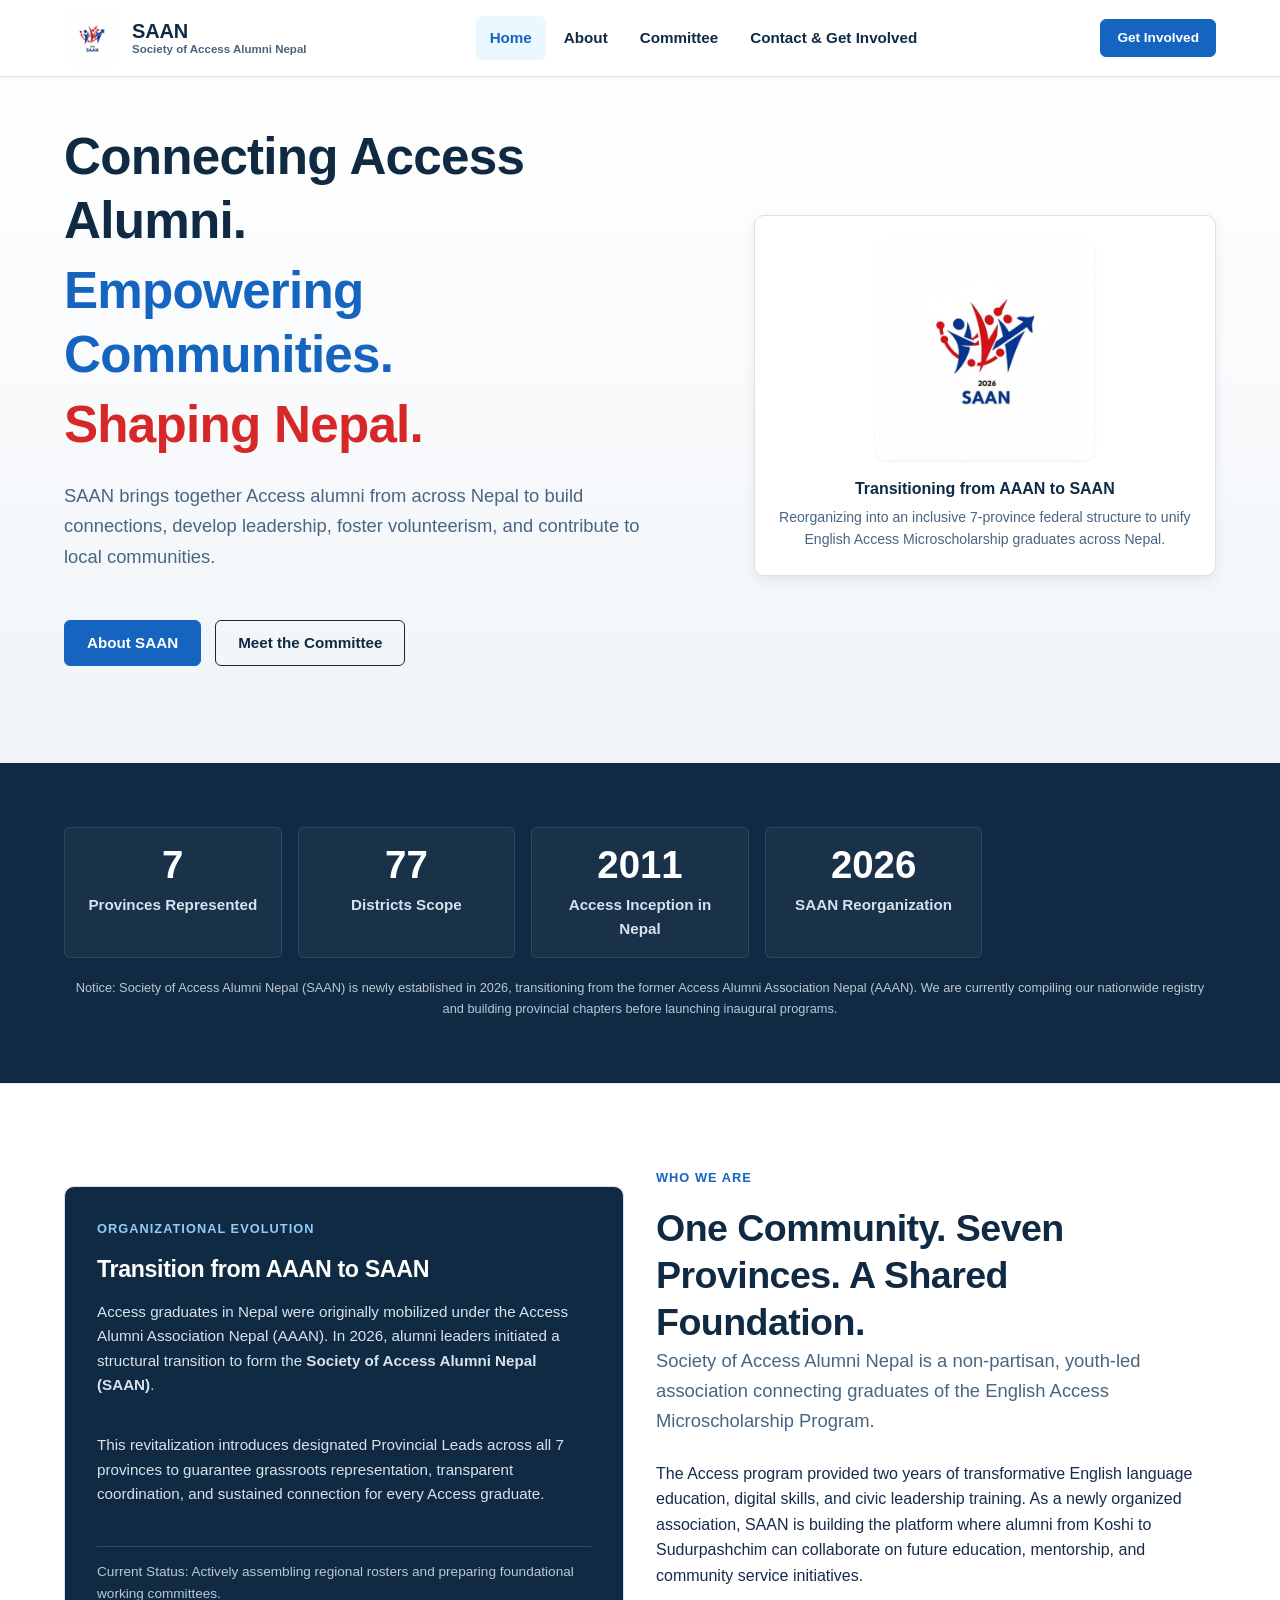
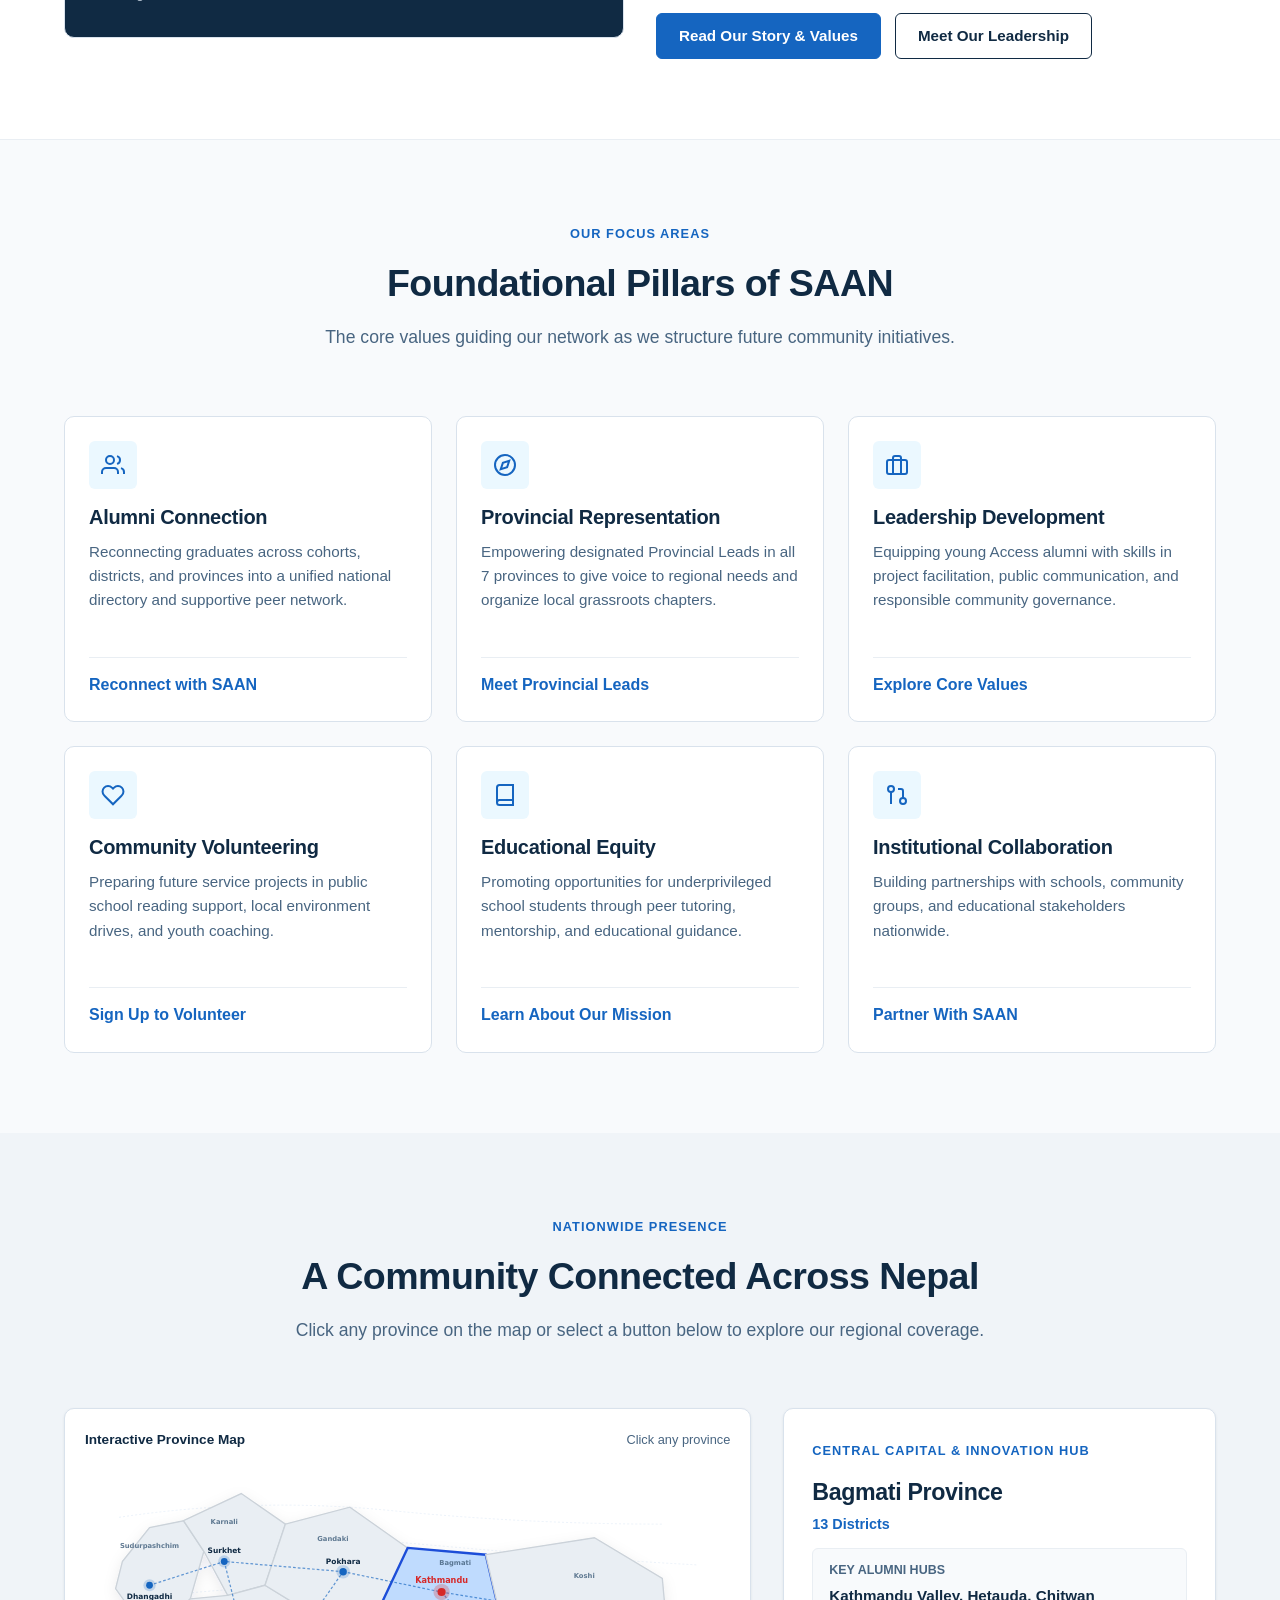
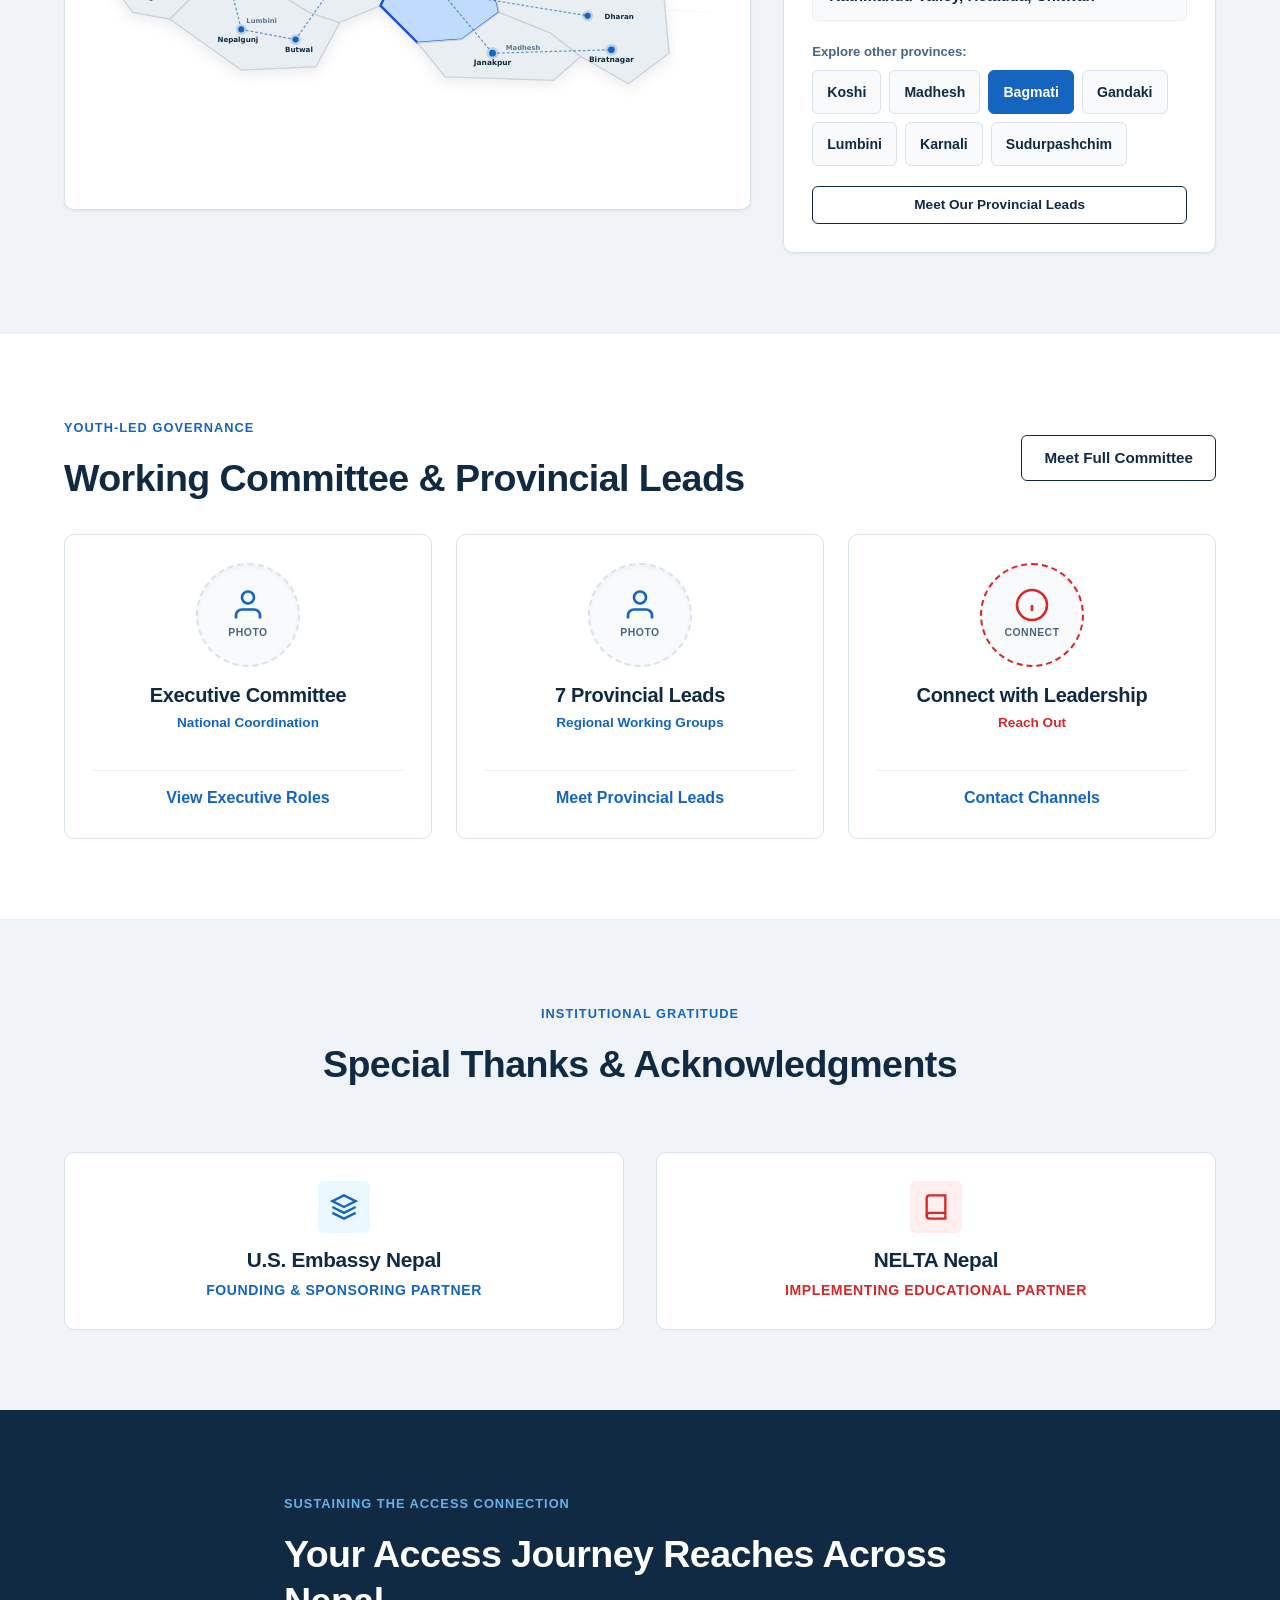
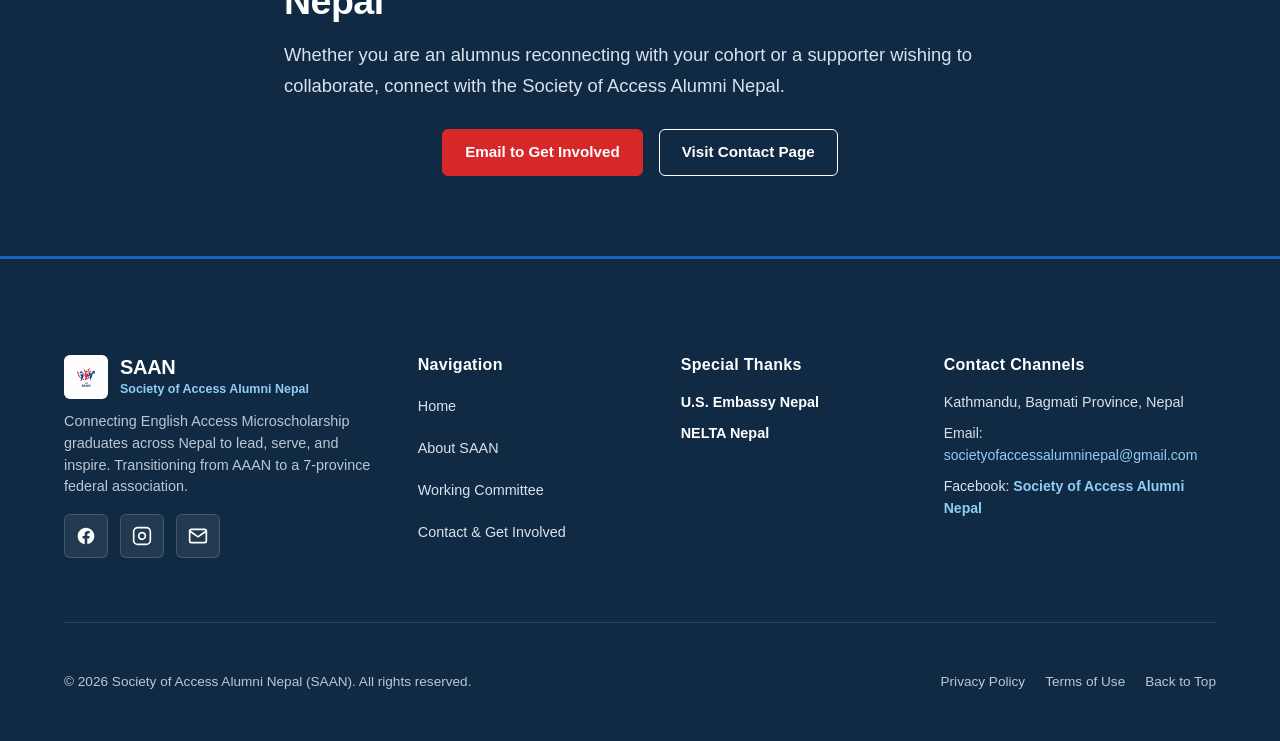
<file: index.html>
<!DOCTYPE html>
<html lang="en">
<head>
  <meta charset="UTF-8">
  <meta name="viewport" content="width=device-width, initial-scale=1.0">
  <title>SAAN: Society of Access Alumni Nepal | Connecting Alumni, Shaping Nepal</title>
  <meta name="description" content="Society of Access Alumni Nepal (SAAN) is a newly reorganized nationwide network of English Access Microscholarship alumni across all 7 provinces of Nepal, transitioning from AAAN.">
  <link rel="stylesheet" href="css/style.css">
  <link rel="icon" href="images/saan_logo.jpg" type="image/jpeg">
</head>
<body>
  <a href="#main-content" class="skip-link">Skip to main content</a>

  <!-- Header & Sticky Navigation -->
  <header class="site-header">
    <div class="container header-container">
      <a href="index.html" class="brand-link" aria-label="SAAN Home">
        <img src="images/saan_logo.jpg" alt="Society of Access Alumni Nepal Logo" class="brand-logo-img" width="56" height="56">
        <div class="brand-text">
          <span class="brand-acronym">SAAN</span>
          <span class="brand-tagline">Society of Access Alumni Nepal</span>
        </div>
      </a>

      <nav class="nav-desktop" aria-label="Main Navigation">
        <ul class="nav-links">
          <li><a href="index.html" class="nav-link active" aria-current="page">Home</a></li>
          <li><a href="about.html" class="nav-link">About</a></li>
          <li><a href="committee.html" class="nav-link">Committee</a></li>
          <li><a href="contact.html" class="nav-link">Contact &amp; Get Involved</a></li>
        </ul>
      </nav>

      <div class="header-cta-group">
        <a href="contact.html" class="btn btn-primary btn-sm">Get Involved</a>
        <button type="button" class="nav-toggle-btn" aria-expanded="false" aria-controls="mobile-drawer" aria-label="Toggle navigation menu">
          <span class="nav-toggle-icon" aria-hidden="true">
            <span></span>
            <span></span>
            <span></span>
          </span>
          <span>Menu</span>
        </button>
      </div>
    </div>

    <!-- Mobile Drawer -->
    <div id="mobile-drawer" class="mobile-nav-drawer" aria-label="Mobile Navigation">
      <ul class="mobile-nav-links">
        <li><a href="index.html" class="nav-link active" aria-current="page">Home</a></li>
        <li><a href="about.html" class="nav-link">About SAAN</a></li>
        <li><a href="committee.html" class="nav-link">Committee &amp; Provincial Leads</a></li>
        <li><a href="contact.html" class="nav-link">Contact &amp; Get Involved</a></li>
      </ul>
      <a href="contact.html" class="btn btn-primary btn-full">Get Involved with SAAN</a>
    </div>
  </header>

  <main id="main-content">
    <!-- Hero Section -->
    <section class="hero-section">
      <div class="container hero-grid">
        <div class="hero-content">
          <h1>
            Connecting Access Alumni.<br>
            <span class="text-saan-blue" style="color: var(--color-blue); display: block; margin-top: 6px;">Empowering Communities.</span>
            <span class="text-saan-red" style="color: var(--color-red); display: block; margin-top: 6px;">Shaping Nepal.</span>
          </h1>
          <p class="lead">
            SAAN brings together Access alumni from across Nepal to build connections, develop leadership, foster volunteerism, and contribute to local communities.
          </p>
          <div class="hero-actions">
            <a href="about.html" class="btn btn-primary">About SAAN</a>
            <a href="committee.html" class="btn btn-secondary">Meet the Committee</a>
          </div>
        </div>

        <div class="hero-visual">
          <div class="hero-card" style="text-align: center; padding: 24px;">
            <img src="images/saan_logo.jpg" alt="Official SAAN Emblem" style="max-width: 220px; height: auto; margin: 0 auto 16px; border-radius: var(--radius-md); box-shadow: var(--shadow-sm); display: block;">
            <div style="margin-top: 12px;">
              <p style="font-weight: 700; color: var(--color-navy); margin-bottom: 4px;">Transitioning from AAAN to SAAN</p>
              <p style="font-size: 0.88rem; color: var(--color-text-muted); margin: 0;">
                Reorganizing into an inclusive 7-province federal structure to unify English Access Microscholarship graduates across Nepal.
              </p>
            </div>
          </div>
        </div>
      </div>
    </section>

    <!-- Foundational Scope Banner (Honest Metrics) -->
    <section class="stats-banner" aria-label="Network Scope and Transition Status">
      <div class="container">
        <div class="stats-grid">
          <div class="stat-item">
            <div class="stat-number">7</div>
            <div class="stat-label">Provinces Represented</div>
          </div>
          <div class="stat-item">
            <div class="stat-number">77</div>
            <div class="stat-label">Districts Scope</div>
          </div>
          <div class="stat-item">
            <div class="stat-number">2011</div>
            <div class="stat-label">Access Inception in Nepal</div>
          </div>
          <div class="stat-item">
            <div class="stat-number">2026</div>
            <div class="stat-label">SAAN Reorganization</div>
          </div>
        </div>
        <p class="stats-notice">
          Notice: Society of Access Alumni Nepal (SAAN) is newly established in 2026, transitioning from the former Access Alumni Association Nepal (AAAN). We are currently compiling our nationwide registry and building provincial chapters before launching inaugural programs.
        </p>
      </div>
    </section>

    <!-- About SAAN & Transition Overview -->
    <section class="section section-surface" id="about-preview">
      <div class="container">
        <div class="grid-2" style="align-items: center;">
          <div>
            <div class="card" style="background: #102A43; color: #FFFFFF; padding: 32px;">
              <span class="eyebrow" style="color: #90CDF4;">Organizational Evolution</span>
              <h3 style="color: #FFFFFF; margin-bottom: 16px;">Transition from AAAN to SAAN</h3>
              <p style="color: #D9E2EC; font-size: 0.95rem; line-height: 1.6;">
                Access graduates in Nepal were originally mobilized under the Access Alumni Association Nepal (AAAN). In 2026, alumni leaders initiated a structural transition to form the <strong>Society of Access Alumni Nepal (SAAN)</strong>.
              </p>
              <p style="color: #D9E2EC; font-size: 0.95rem; line-height: 1.6; margin-top: 12px;">
                This revitalization introduces designated Provincial Leads across all 7 provinces to guarantee grassroots representation, transparent coordination, and sustained connection for every Access graduate.
              </p>
              <div style="margin-top: 16px; padding-top: 14px; border-top: 1px solid rgba(255,255,255,0.15); font-size: 0.85rem; color: #BAC7D5;">
                Current Status: Actively assembling regional rosters and preparing foundational working committees.
              </div>
            </div>
          </div>

          <div>
            <span class="eyebrow">Who We Are</span>
            <h2>One Community. Seven Provinces. A Shared Foundation.</h2>
            <p class="lead">
              Society of Access Alumni Nepal is a non-partisan, youth-led association connecting graduates of the English Access Microscholarship Program.
            </p>
            <p>
              The Access program provided two years of transformative English language education, digital skills, and civic leadership training. As a newly organized association, SAAN is building the platform where alumni from Koshi to Sudurpashchim can collaborate on future education, mentorship, and community service initiatives.
            </p>
            <div style="margin-top: 24px; display: flex; gap: 14px; flex-wrap: wrap;">
              <a href="about.html" class="btn btn-primary">Read Our Story &amp; Values</a>
              <a href="committee.html" class="btn btn-secondary">Meet Our Leadership</a>
            </div>
          </div>
        </div>
      </div>
    </section>

    <!-- Foundational Pillars / Focus Areas -->
    <section class="section">
      <div class="container">
        <div class="section-header text-center">
          <span class="eyebrow">Our Focus Areas</span>
          <h2>Foundational Pillars of SAAN</h2>
          <p>The core values guiding our network as we structure future community initiatives.</p>
        </div>

        <div class="grid-3">
          <!-- 1. Alumni Connection -->
          <article class="card">
            <div class="card-icon" aria-hidden="true">
              <svg width="24" height="24" viewBox="0 0 24 24" fill="none" stroke="currentColor" stroke-width="2">
                <path d="M17 21v-2a4 4 0 0 0-4-4H5a4 4 0 0 0-4 4v2"/><circle cx="9" cy="7" r="4"/><path d="M23 21v-2a4 4 0 0 0-3-3.87"/><path d="M16 3.13a4 4 0 0 1 0 7.75"/>
              </svg>
            </div>
            <h3 class="card-title">Alumni Connection</h3>
            <p class="card-body">Reconnecting graduates across cohorts, districts, and provinces into a unified national directory and supportive peer network.</p>
            <div class="card-footer">
              <a href="contact.html" class="card-link">Reconnect with SAAN</a>
            </div>
          </article>

          <!-- 2. Provincial Representation -->
          <article class="card">
            <div class="card-icon" aria-hidden="true">
              <svg width="24" height="24" viewBox="0 0 24 24" fill="none" stroke="currentColor" stroke-width="2">
                <circle cx="12" cy="12" r="10"/><polygon points="16.24 7.76 14.12 14.12 7.76 16.24 9.88 9.88 16.24 7.76"/>
              </svg>
            </div>
            <h3 class="card-title">Provincial Representation</h3>
            <p class="card-body">Empowering designated Provincial Leads in all 7 provinces to give voice to regional needs and organize local grassroots chapters.</p>
            <div class="card-footer">
              <a href="committee.html#provincial" class="card-link">Meet Provincial Leads</a>
            </div>
          </article>

          <!-- 3. Leadership Development -->
          <article class="card">
            <div class="card-icon" aria-hidden="true">
              <svg width="24" height="24" viewBox="0 0 24 24" fill="none" stroke="currentColor" stroke-width="2">
                <rect x="2" y="7" width="20" height="14" rx="2" ry="2"/><path d="M16 21V5a2 2 0 0 0-2-2h-4a2 2 0 0 0-2 2v16"/>
              </svg>
            </div>
            <h3 class="card-title">Leadership Development</h3>
            <p class="card-body">Equipping young Access alumni with skills in project facilitation, public communication, and responsible community governance.</p>
            <div class="card-footer">
              <a href="about.html#values" class="card-link">Explore Core Values</a>
            </div>
          </article>

          <!-- 4. Community Volunteering -->
          <article class="card">
            <div class="card-icon" aria-hidden="true">
              <svg width="24" height="24" viewBox="0 0 24 24" fill="none" stroke="currentColor" stroke-width="2">
                <path d="M20.84 4.61a5.5 5.5 0 0 0-7.78 0L12 5.67l-1.06-1.06a5.5 5.5 0 0 0-7.78 7.78l1.06 1.06L12 21.23l7.78-7.78 1.06-1.06a5.5 5.5 0 0 0 0-7.78z"/>
              </svg>
            </div>
            <h3 class="card-title">Community Volunteering</h3>
            <p class="card-body">Preparing future service projects in public school reading support, local environment drives, and youth coaching.</p>
            <div class="card-footer">
              <a href="contact.html#get-involved" class="card-link">Sign Up to Volunteer</a>
            </div>
          </article>

          <!-- 5. Educational Equity -->
          <article class="card">
            <div class="card-icon" aria-hidden="true">
              <svg width="24" height="24" viewBox="0 0 24 24" fill="none" stroke="currentColor" stroke-width="2">
                <path d="M4 19.5A2.5 2.5 0 0 1 6.5 17H20"/><path d="M6.5 2H20v20H6.5A2.5 2.5 0 0 1 4 19.5v-15A2.5 2.5 0 0 1 6.5 2z"/>
              </svg>
            </div>
            <h3 class="card-title">Educational Equity</h3>
            <p class="card-body">Promoting opportunities for underprivileged school students through peer tutoring, mentorship, and educational guidance.</p>
            <div class="card-footer">
              <a href="about.html#who-we-are" class="card-link">Learn About Our Mission</a>
            </div>
          </article>

          <!-- 6. Partnership & Collaboration -->
          <article class="card">
            <div class="card-icon" aria-hidden="true">
              <svg width="24" height="24" viewBox="0 0 24 24" fill="none" stroke="currentColor" stroke-width="2">
                <circle cx="18" cy="18" r="3"/><circle cx="6" cy="6" r="3"/><path d="M13 6h3a2 2 0 0 1 2 2v7"/><line x1="6" y1="9" x2="6" y2="21"/>
              </svg>
            </div>
            <h3 class="card-title">Institutional Collaboration</h3>
            <p class="card-body">Building partnerships with schools, community groups, and educational stakeholders nationwide.</p>
            <div class="card-footer">
              <a href="contact.html" class="card-link">Partner With SAAN</a>
            </div>
          </article>
        </div>
      </div>
    </section>

    <!-- A Network Across Nepal (Interactive Province Map) -->
    <section class="section section-subtle" id="map-section">
      <div class="container">
        <div class="section-header text-center">
          <span class="eyebrow">Nationwide Presence</span>
          <h2>A Community Connected Across Nepal</h2>
          <p>Click any province on the map or select a button below to explore our regional coverage.</p>
        </div>

        <div class="map-explorer-layout">
          <!-- Left: Inlined Interactive Vector Map -->
          <div class="map-wrapper">
            <div style="display: flex; justify-content: space-between; align-items: center; margin-bottom: 12px;">
              <span style="font-size: 0.85rem; font-weight: 700; color: var(--color-navy);">Interactive Province Map</span>
              <span style="font-size: 0.8rem; color: var(--color-text-muted);">Click any province</span>
            </div>
            <div class="map-embed-container">
              <svg xmlns="http://www.w3.org/2000/svg" viewBox="0 0 950 480" fill="none" class="nepal-vector-map" role="img" aria-label="Interactive map of Nepal highlighting 7 provinces and alumni hubs" style="width: 100%; height: auto; display: block;">
                <defs>
                  <filter id="mapShadow" x="-5%" y="-5%" width="110%" height="115%" filterUnits="userSpaceOnUse">
                    <feDropShadow dx="0" dy="6" stdDeviation="10" flood-color="#102A43" flood-opacity="0.08" />
                  </filter>
                </defs>

                <!-- Background Subtle Grid -->
                <g opacity="0.15" stroke="#1565C0" stroke-width="0.8" stroke-dasharray="3 3">
                  <path d="M 50,80 Q 250,50 450,70 T 850,90" fill="none" />
                  <path d="M 60,140 Q 280,100 500,120 T 900,150" fill="none" />
                  <path d="M 80,200 Q 300,170 520,190 T 920,220" fill="none" />
                </g>

                <!-- Province Polygons -->
                <g filter="url(#mapShadow)" class="provinces-group">
                  <!-- 1. Sudurpashchim -->
                  <path id="prov-sudurpashchim" class="province-path" data-province="sudurpashchim"
                    d="M 55,145 L 95,95 L 145,85 L 175,130 L 155,200 L 125,230 L 70,220 L 45,185 Z"
                    fill="#E9EEF3" stroke="#CBD2D9" stroke-width="2" />

                  <!-- 2. Karnali -->
                  <path id="prov-karnali" class="province-path" data-province="karnali"
                    d="M 145,85 L 230,45 L 295,90 L 265,180 L 210,195 L 175,130 Z"
                    fill="#E9EEF3" stroke="#CBD2D9" stroke-width="2" />

                  <!-- 3. Lumbini -->
                  <path id="prov-lumbini" class="province-path" data-province="lumbini"
                    d="M 155,200 L 210,195 L 265,180 L 330,220 L 375,235 L 340,300 L 230,305 L 125,230 Z"
                    fill="#E9EEF3" stroke="#CBD2D9" stroke-width="2" />

                  <!-- 4. Gandaki -->
                  <path id="prov-gandaki" class="province-path" data-province="gandaki"
                    d="M 295,90 L 390,65 L 475,125 L 435,210 L 375,235 L 330,220 L 265,180 Z"
                    fill="#E9EEF3" stroke="#CBD2D9" stroke-width="2" />

                  <!-- 5. Bagmati -->
                  <path id="prov-bagmati" class="province-path" data-province="bagmati"
                    d="M 475,125 L 590,135 L 610,220 L 555,260 L 490,265 L 435,210 Z"
                    fill="#DCEEFB" stroke="#1565C0" stroke-width="3" />

                  <!-- 6. Madhesh -->
                  <path id="prov-madhesh" class="province-path" data-province="madhesh"
                    d="M 490,265 L 555,260 L 610,220 L 685,250 L 730,285 L 690,320 L 530,315 Z"
                    fill="#E9EEF3" stroke="#CBD2D9" stroke-width="2" />

                  <!-- 7. Koshi -->
                  <path id="prov-koshi" class="province-path" data-province="koshi"
                    d="M 590,135 L 750,110 L 850,170 L 860,280 L 800,325 L 730,285 L 685,250 L 610,220 Z"
                    fill="#E9EEF3" stroke="#CBD2D9" stroke-width="2" />
                </g>

                <!-- Network Interconnections -->
                <g class="network-links" stroke="#1565C0" stroke-width="1.8" stroke-dasharray="4 3" opacity="0.65" style="pointer-events: none;">
                  <line x1="95" y1="180" x2="205" y2="145" />
                  <line x1="205" y1="145" x2="230" y2="245" />
                  <line x1="230" y1="245" x2="310" y2="260" />
                  <line x1="310" y1="260" x2="380" y2="160" />
                  <line x1="380" y1="160" x2="525" y2="190" />
                  <line x1="525" y1="190" x2="600" y2="280" />
                  <line x1="525" y1="190" x2="740" y2="225" />
                  <line x1="600" y1="280" x2="775" y2="275" />
                  <line x1="380" y1="160" x2="205" y2="145" />
                </g>

                <!-- Hub Nodes -->
                <g class="network-nodes">
                  <!-- Sudurpashchim Hub -->
                  <g class="map-node" data-province="sudurpashchim" transform="translate(95, 180)">
                    <circle r="9" fill="#1565C0" fill-opacity="0.2" />
                    <circle r="5" fill="#1565C0" />
                    <text x="0" y="20" font-family="system-ui, sans-serif" font-size="11" font-weight="700" fill="#102A43" text-anchor="middle" style="pointer-events: none;">Dhangadhi</text>
                  </g>

                  <!-- Karnali Hub -->
                  <g class="map-node" data-province="karnali" transform="translate(205, 145)">
                    <circle r="9" fill="#1565C0" fill-opacity="0.2" />
                    <circle r="5" fill="#1565C0" />
                    <text x="0" y="-12" font-family="system-ui, sans-serif" font-size="11" font-weight="700" fill="#102A43" text-anchor="middle" style="pointer-events: none;">Surkhet</text>
                  </g>

                  <!-- Lumbini Hub -->
                  <g class="map-node" data-province="lumbini" transform="translate(230, 245)">
                    <circle r="8" fill="#1565C0" fill-opacity="0.2" />
                    <circle r="4.5" fill="#1565C0" />
                    <text x="-5" y="18" font-family="system-ui, sans-serif" font-size="10.5" font-weight="600" fill="#102A43" text-anchor="middle" style="pointer-events: none;">Nepalgunj</text>
                  </g>
                  <g class="map-node" data-province="lumbini" transform="translate(310, 260)">
                    <circle r="8" fill="#1565C0" fill-opacity="0.2" />
                    <circle r="4.5" fill="#1565C0" />
                    <text x="5" y="18" font-family="system-ui, sans-serif" font-size="10.5" font-weight="600" fill="#102A43" text-anchor="middle" style="pointer-events: none;">Butwal</text>
                  </g>

                  <!-- Gandaki Hub -->
                  <g class="map-node" data-province="gandaki" transform="translate(380, 160)">
                    <circle r="10" fill="#1565C0" fill-opacity="0.2" />
                    <circle r="5.5" fill="#1565C0" />
                    <text x="0" y="-12" font-family="system-ui, sans-serif" font-size="11" font-weight="700" fill="#102A43" text-anchor="middle" style="pointer-events: none;">Pokhara</text>
                  </g>

                  <!-- Bagmati Hub (Kathmandu) -->
                  <g class="map-node" data-province="bagmati" transform="translate(525, 190)">
                    <circle r="12" fill="#D62828" fill-opacity="0.25" />
                    <circle r="6" fill="#D62828" />
                    <text x="0" y="-14" font-family="system-ui, sans-serif" font-size="12" font-weight="800" fill="#D62828" text-anchor="middle" style="pointer-events: none;">Kathmandu</text>
                  </g>

                  <!-- Madhesh Hub -->
                  <g class="map-node" data-province="madhesh" transform="translate(600, 280)">
                    <circle r="9" fill="#1565C0" fill-opacity="0.2" />
                    <circle r="5" fill="#1565C0" />
                    <text x="0" y="18" font-family="system-ui, sans-serif" font-size="11" font-weight="700" fill="#102A43" text-anchor="middle" style="pointer-events: none;">Janakpur</text>
                  </g>

                  <!-- Koshi Hub -->
                  <g class="map-node" data-province="koshi" transform="translate(775, 275)">
                    <circle r="9" fill="#1565C0" fill-opacity="0.2" />
                    <circle r="5" fill="#1565C0" />
                    <text x="0" y="18" font-family="system-ui, sans-serif" font-size="11" font-weight="700" fill="#102A43" text-anchor="middle" style="pointer-events: none;">Biratnagar</text>
                  </g>
                  <g class="map-node" data-province="koshi" transform="translate(740, 225)">
                    <circle r="8" fill="#1565C0" fill-opacity="0.2" />
                    <circle r="4.5" fill="#1565C0" />
                    <text x="25" y="4" font-family="system-ui, sans-serif" font-size="10.5" font-weight="600" fill="#102A43" style="pointer-events: none;">Dharan</text>
                  </g>
                </g>

                <!-- Province Name Labels -->
                <g class="province-labels" font-family="system-ui, sans-serif" font-size="10" font-weight="700" fill="#486581" opacity="0.85" style="pointer-events: none;">
                  <text x="95" y="125" text-anchor="middle">Sudurpashchim</text>
                  <text x="205" y="90" text-anchor="middle">Karnali</text>
                  <text x="260" y="235" text-anchor="middle">Lumbini</text>
                  <text x="365" y="115" text-anchor="middle">Gandaki</text>
                  <text x="545" y="150" text-anchor="middle">Bagmati</text>
                  <text x="645" y="275" text-anchor="middle">Madhesh</text>
                  <text x="735" y="170" text-anchor="middle">Koshi</text>
                </g>
              </svg>
            </div>
          </div>

          <!-- Right: Details Info Panel -->
          <div class="province-info-panel" aria-live="polite">
            <span class="eyebrow" id="province-info-lead">Central Capital &amp; Innovation Hub</span>
            <h3 id="province-info-title" style="margin-bottom: 6px;">Bagmati Province</h3>
            <p id="province-info-districts" style="font-size: 0.9rem; font-weight: 700; color: var(--color-blue); margin-bottom: 12px;">13 Districts</p>
            
            <div style="background: var(--color-bg); padding: 12px 16px; border-radius: var(--radius-sm); margin-bottom: 20px; border: 1px solid var(--color-border-light);">
              <span style="font-size: 0.78rem; font-weight: 800; text-transform: uppercase; color: var(--color-text-muted); display: block; margin-bottom: 2px;">Key Alumni Hubs</span>
              <strong id="province-info-hub" style="color: var(--color-navy); font-size: 0.95rem;">Kathmandu Valley, Hetauda, Chitwan</strong>
            </div>

            <div style="margin-bottom: 20px;">
              <span style="display: block; font-size: 0.82rem; font-weight: 700; color: var(--color-text-muted); margin-bottom: 8px;">Explore other provinces:</span>
              <div class="province-quick-list" role="group" aria-label="Choose province">
                <button type="button" class="province-pill-btn" data-province="koshi" aria-pressed="false">Koshi</button>
                <button type="button" class="province-pill-btn" data-province="madhesh" aria-pressed="false">Madhesh</button>
                <button type="button" class="province-pill-btn active" data-province="bagmati" aria-pressed="true">Bagmati</button>
                <button type="button" class="province-pill-btn" data-province="gandaki" aria-pressed="false">Gandaki</button>
                <button type="button" class="province-pill-btn" data-province="lumbini" aria-pressed="false">Lumbini</button>
                <button type="button" class="province-pill-btn" data-province="karnali" aria-pressed="false">Karnali</button>
                <button type="button" class="province-pill-btn" data-province="sudurpashchim" aria-pressed="false">Sudurpashchim</button>
              </div>
            </div>

            <a href="committee.html#provincial" class="btn btn-secondary btn-sm btn-full">Meet Our Provincial Leads</a>
          </div>
        </div>
      </div>
    </section>

    <!-- Leadership Preview Section -->
    <section class="section section-surface" id="committee-preview">
      <div class="container">
        <div style="display: flex; justify-content: space-between; align-items: center; margin-bottom: 32px; flex-wrap: wrap; gap: 16px;">
          <div>
            <span class="eyebrow">Youth-Led Governance</span>
            <h2>Working Committee &amp; Provincial Leads</h2>
          </div>
          <a href="committee.html" class="btn btn-secondary">Meet Full Committee</a>
        </div>

        <div class="grid-3">
          <!-- Card 1: Central Executive -->
          <article class="card" style="text-align: center; padding: 28px;">
            <div class="photo-placeholder-box" aria-label="Photo placeholder">
              <svg width="36" height="36" viewBox="0 0 24 24" fill="none" stroke="currentColor" stroke-width="1.75">
                <path d="M20 21v-2a4 4 0 0 0-4-4H8a4 4 0 0 0-4 4v2"/><circle cx="12" cy="7" r="4"/>
              </svg>
              <span>Photo</span>
            </div>
            <h3 class="card-title" style="margin-bottom: 4px;">Executive Committee</h3>
            <p style="font-size: 0.85rem; color: var(--color-blue); font-weight: 700; margin-bottom: 16px;">National Coordination</p>
            <div class="card-footer">
              <a href="committee.html#executive" class="card-link">View Executive Roles</a>
            </div>
          </article>

          <!-- Card 2: 7 Provincial Leads -->
          <article class="card" style="text-align: center; padding: 28px;">
            <div class="photo-placeholder-box" aria-label="Photo placeholder">
              <svg width="36" height="36" viewBox="0 0 24 24" fill="none" stroke="currentColor" stroke-width="1.75">
                <path d="M20 21v-2a4 4 0 0 0-4-4H8a4 4 0 0 0-4 4v2"/><circle cx="12" cy="7" r="4"/>
              </svg>
              <span>Photo</span>
            </div>
            <h3 class="card-title" style="margin-bottom: 4px;">7 Provincial Leads</h3>
            <p style="font-size: 0.85rem; color: var(--color-blue); font-weight: 700; margin-bottom: 16px;">Regional Working Groups</p>
            <div class="card-footer">
              <a href="committee.html#provincial" class="card-link">Meet Provincial Leads</a>
            </div>
          </article>

          <!-- Card 3: Connect with Leadership -->
          <article class="card" style="text-align: center; padding: 28px;">
            <div class="photo-placeholder-box" aria-label="Photo placeholder" style="border-color: var(--color-red);">
              <svg width="36" height="36" viewBox="0 0 24 24" fill="none" stroke="currentColor" stroke-width="1.75" style="color: var(--color-red);">
                <circle cx="12" cy="12" r="10"/><path d="M12 16v-4"/><path d="M12 8h.01"/>
              </svg>
              <span>Connect</span>
            </div>
            <h3 class="card-title" style="margin-bottom: 4px;">Connect with Leadership</h3>
            <p style="font-size: 0.85rem; color: var(--color-red); font-weight: 700; margin-bottom: 16px;">Reach Out</p>
            <div class="card-footer">
              <a href="contact.html" class="card-link">Contact Channels</a>
            </div>
          </article>
        </div>
      </div>
    </section>

    <!-- Special Thanks & Institutional Acknowledgments -->
    <section class="section section-subtle" id="acknowledgments">
      <div class="container">
        <div class="section-header text-center">
          <span class="eyebrow">Institutional Gratitude</span>
          <h2>Special Thanks &amp; Acknowledgments</h2>
        </div>

        <div class="grid-2" style="gap: 32px;">
          <!-- U.S. Embassy Nepal -->
          <div class="card" style="padding: 28px; text-align: center;">
            <div style="width: 52px; height: 52px; border-radius: var(--radius-sm); background: var(--color-blue-tint); color: var(--color-blue); display: flex; align-items: center; justify-content: center; margin: 0 auto 14px;" aria-hidden="true">
              <svg width="28" height="28" viewBox="0 0 24 24" fill="none" stroke="currentColor" stroke-width="2">
                <path d="M12 2L2 7l10 5 10-5-10-5zM2 17l10 5 10-5M2 12l10 5 10-5"/>
              </svg>
            </div>
            <h3 style="font-size: 1.3rem; margin-bottom: 6px; color: var(--color-navy);">U.S. Embassy Nepal</h3>
            <span style="font-size: 0.88rem; font-weight: 700; color: var(--color-blue); text-transform: uppercase; letter-spacing: 0.04em;">Founding &amp; Sponsoring Partner</span>
          </div>

          <!-- NELTA Nepal -->
          <div class="card" style="padding: 28px; text-align: center;">
            <div style="width: 52px; height: 52px; border-radius: var(--radius-sm); background: var(--color-red-tint); color: var(--color-red); display: flex; align-items: center; justify-content: center; margin: 0 auto 14px;" aria-hidden="true">
              <svg width="28" height="28" viewBox="0 0 24 24" fill="none" stroke="currentColor" stroke-width="2">
                <path d="M4 19.5A2.5 2.5 0 0 1 6.5 17H20"/><path d="M6.5 2H20v20H6.5A2.5 2.5 0 0 1 4 19.5v-15A2.5 2.5 0 0 1 6.5 2z"/>
              </svg>
            </div>
            <h3 style="font-size: 1.3rem; margin-bottom: 6px; color: var(--color-navy);">NELTA Nepal</h3>
            <span style="font-size: 0.88rem; font-weight: 700; color: var(--color-red); text-transform: uppercase; letter-spacing: 0.04em;">Implementing Educational Partner</span>
          </div>
        </div>
      </div>
    </section>

    <!-- Final Call to Action -->
    <section class="section section-navy" aria-label="Connect With SAAN">
      <div class="container text-center" style="max-width: 760px; margin: 0 auto;">
        <span class="eyebrow" style="color: #63B3ED;">Sustaining the Access Connection</span>
        <h2 style="color: #FFFFFF; margin-bottom: 16px;">Your Access Journey Reaches Across Nepal</h2>
        <p class="lead" style="color: #D9E2EC; margin-bottom: 28px;">
          Whether you are an alumnus reconnecting with your cohort or a supporter wishing to collaborate, connect with the Society of Access Alumni Nepal.
        </p>
        <div style="display: flex; justify-content: center; gap: 16px; flex-wrap: wrap;">
          <a href="mailto:societyofaccessalumninepal@gmail.com?subject=Get%20Involved%20with%20SAAN" class="btn btn-red">Email to Get Involved</a>
          <a href="contact.html" class="btn btn-outline-white">Visit Contact Page</a>
        </div>
      </div>
    </section>
  </main>

  <!-- Site Footer -->
  <footer class="site-footer">
    <div class="container">
      <div class="footer-grid">
        <!-- Col 1: Brand -->
        <div class="footer-brand">
          <a href="index.html" style="text-decoration: none; display: flex; align-items: center; gap: 12px; margin-bottom: 12px;">
            <img src="images/saan_logo.jpg" alt="SAAN Logo" style="width: 44px; height: 44px; object-fit: contain; border-radius: 6px; background: #FFFFFF; padding: 2px;">
            <div>
              <h3 style="color: #FFFFFF; margin: 0; font-size: 1.25rem;">SAAN</h3>
              <p style="font-size: 0.78rem; font-weight: 700; color: #90CDF4; margin: 0;">Society of Access Alumni Nepal</p>
            </div>
          </a>
          <p class="footer-tagline">
            Connecting English Access Microscholarship graduates across Nepal to lead, serve, and inspire. Transitioning from AAAN to a 7-province federal association.
          </p>
          <div class="social-media-bar">
            <!-- Facebook -->
            <a href="https://www.facebook.com/people/Society-of-Access-Alumni-Nepal-SAAN/61586573927502/" target="_blank" rel="noopener noreferrer" class="social-link" aria-label="SAAN on Facebook">
              <svg width="20" height="20" viewBox="0 0 24 24" fill="currentColor">
                <path d="M22 12c0-5.523-4.477-10-10-10S2 6.477 2 12c0 4.991 3.657 9.128 8.438 9.878v-6.987h-2.54V12h2.54V9.797c0-2.506 1.492-3.89 3.777-3.89 1.094 0 2.238.195 2.238.195v2.46h-1.26c-1.243 0-1.63.771-1.63 1.562V12h2.773l-.443 2.89h-2.33v6.988C18.343 21.128 22 16.991 22 12z"/>
              </svg>
            </a>
            <!-- Instagram -->
            <a href="https://instagram.com" target="_blank" rel="noopener noreferrer" class="social-link" aria-label="SAAN on Instagram">
              <svg width="20" height="20" viewBox="0 0 24 24" fill="none" stroke="currentColor" stroke-width="2">
                <rect x="2" y="2" width="20" height="20" rx="5" ry="5"/>
                <path d="M16 11.37A4 4 0 1 1 12.63 8 4 4 0 0 1 16 11.37z"/>
                <line x1="17.5" y1="6.5" x2="17.51" y2="6.5"/>
              </svg>
            </a>
            <!-- Email -->
            <a href="mailto:societyofaccessalumninepal@gmail.com" class="social-link" aria-label="Email SAAN Secretariat">
              <svg width="20" height="20" viewBox="0 0 24 24" fill="none" stroke="currentColor" stroke-width="2">
                <path d="M4 4h16c1.1 0 2 .9 2 2v12c0 1.1-.9 2-2 2H4c-1.1 0-2-.9-2-2V6c0-1.1.9-2 2-2z"/>
                <polyline points="22,6 12,13 2,6"/>
              </svg>
            </a>
          </div>
        </div>

        <!-- Col 2: Navigation -->
        <div>
          <h4 class="footer-col-title">Navigation</h4>
          <ul class="footer-links">
            <li><a href="index.html" class="footer-link">Home</a></li>
            <li><a href="about.html" class="footer-link">About SAAN</a></li>
            <li><a href="committee.html" class="footer-link">Working Committee</a></li>
            <li><a href="contact.html" class="footer-link">Contact &amp; Get Involved</a></li>
          </ul>
        </div>

        <!-- Col 3: Special Thanks -->
        <div>
          <h4 class="footer-col-title">Special Thanks</h4>
          <p style="font-size: 0.9rem; color: #FFFFFF; font-weight: 700; margin-bottom: 8px;">
            U.S. Embassy Nepal
          </p>
          <p style="font-size: 0.9rem; color: #FFFFFF; font-weight: 700;">
            NELTA Nepal
          </p>
        </div>

        <!-- Col 4: Contact -->
        <div>
          <h4 class="footer-col-title">Contact Channels</h4>
          <p style="font-size: 0.9rem; color: #D9E2EC; margin-bottom: 8px;">
            Kathmandu, Bagmati Province, Nepal
          </p>
          <p style="font-size: 0.88rem; color: #D9E2EC; margin-bottom: 8px;">
            Email: <a href="mailto:societyofaccessalumninepal@gmail.com" style="color: #90CDF4;">societyofaccessalumninepal@gmail.com</a>
          </p>
          <p style="font-size: 0.88rem; color: #D9E2EC;">
            Facebook: <a href="https://www.facebook.com/people/Society-of-Access-Alumni-Nepal-SAAN/61586573927502/" target="_blank" rel="noopener noreferrer" style="color: #90CDF4; font-weight: 600;">Society of Access Alumni Nepal</a>
          </p>
        </div>
      </div>

      <!-- Footer Bottom -->
      <div class="footer-bottom">
        <div>
          &copy; 2026 Society of Access Alumni Nepal (SAAN). All rights reserved.
        </div>
        <div class="footer-legal-links">
          <a href="privacy.html">Privacy Policy</a>
          <a href="terms.html">Terms of Use</a>
          <a href="#main-content">Back to Top</a>
        </div>
      </div>
    </div>
  </footer>

  <script src="js/main.js"></script>
</body>
</html>
</file>
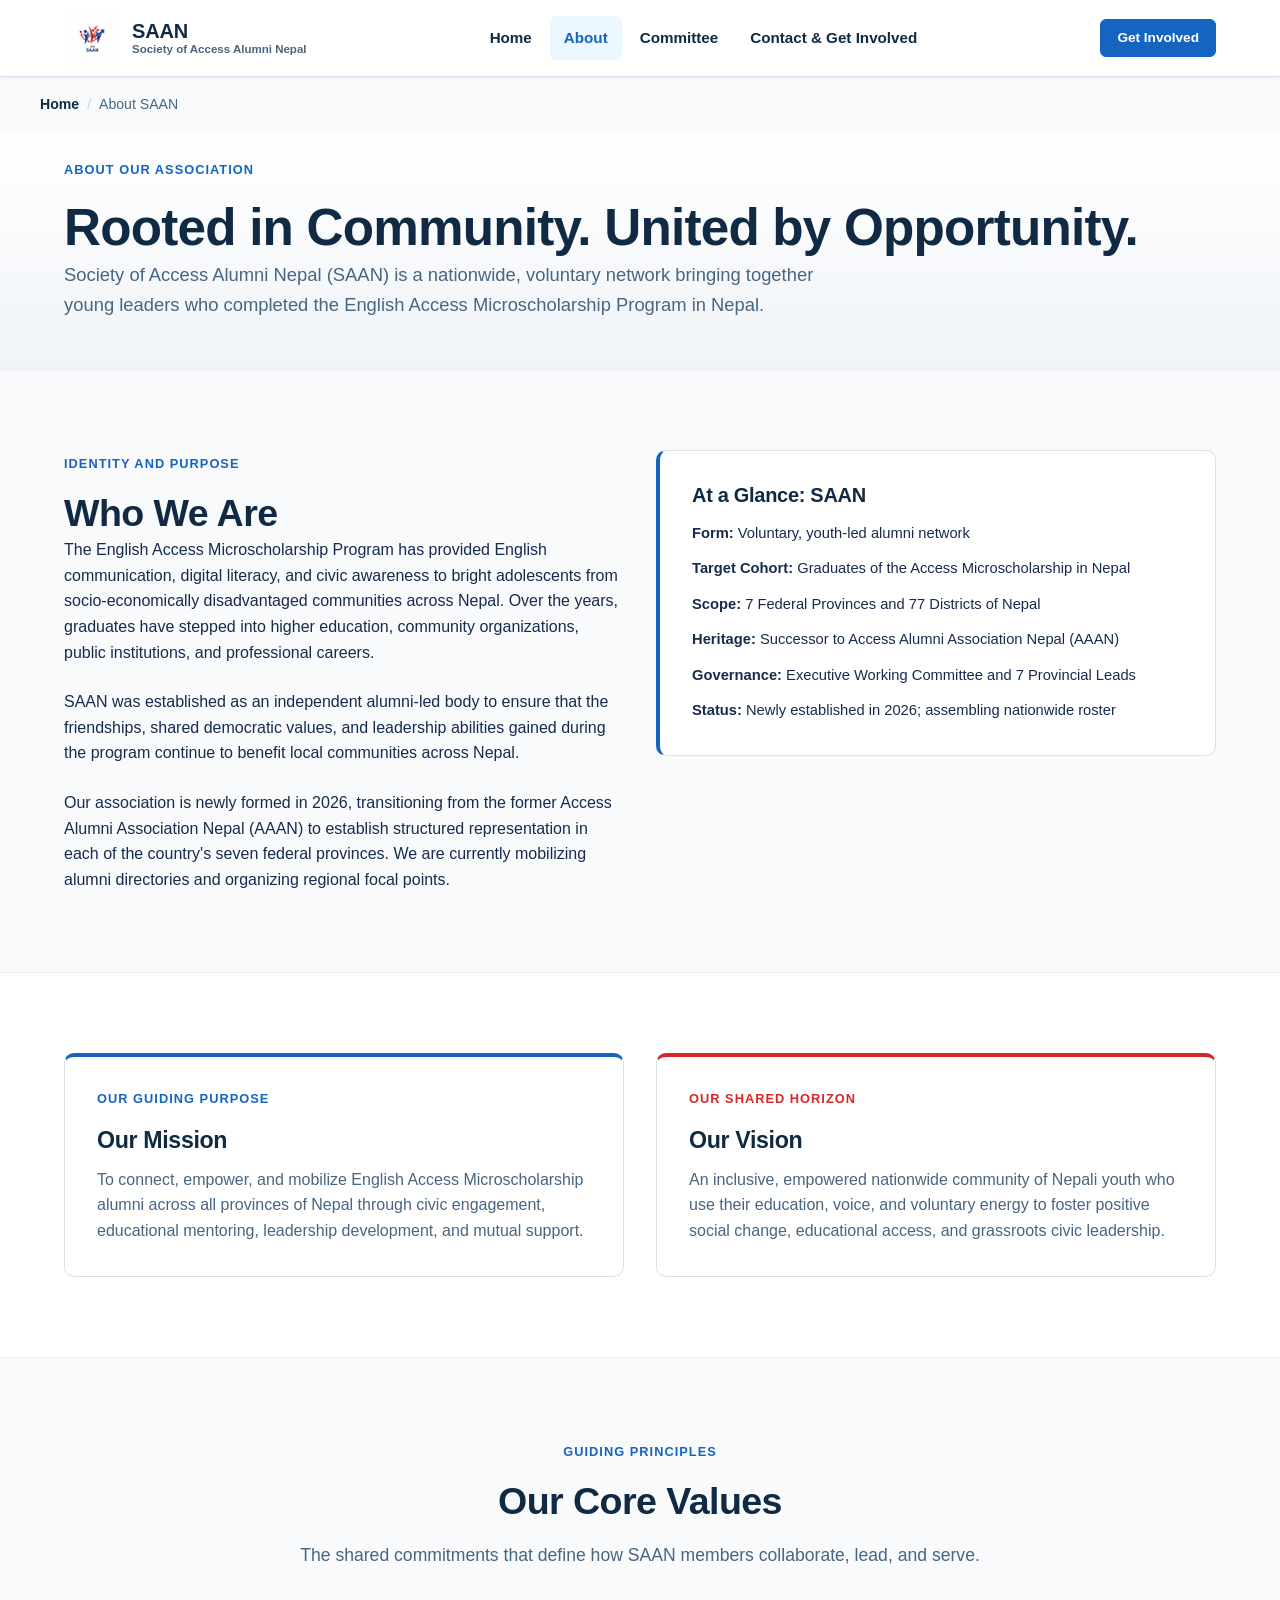
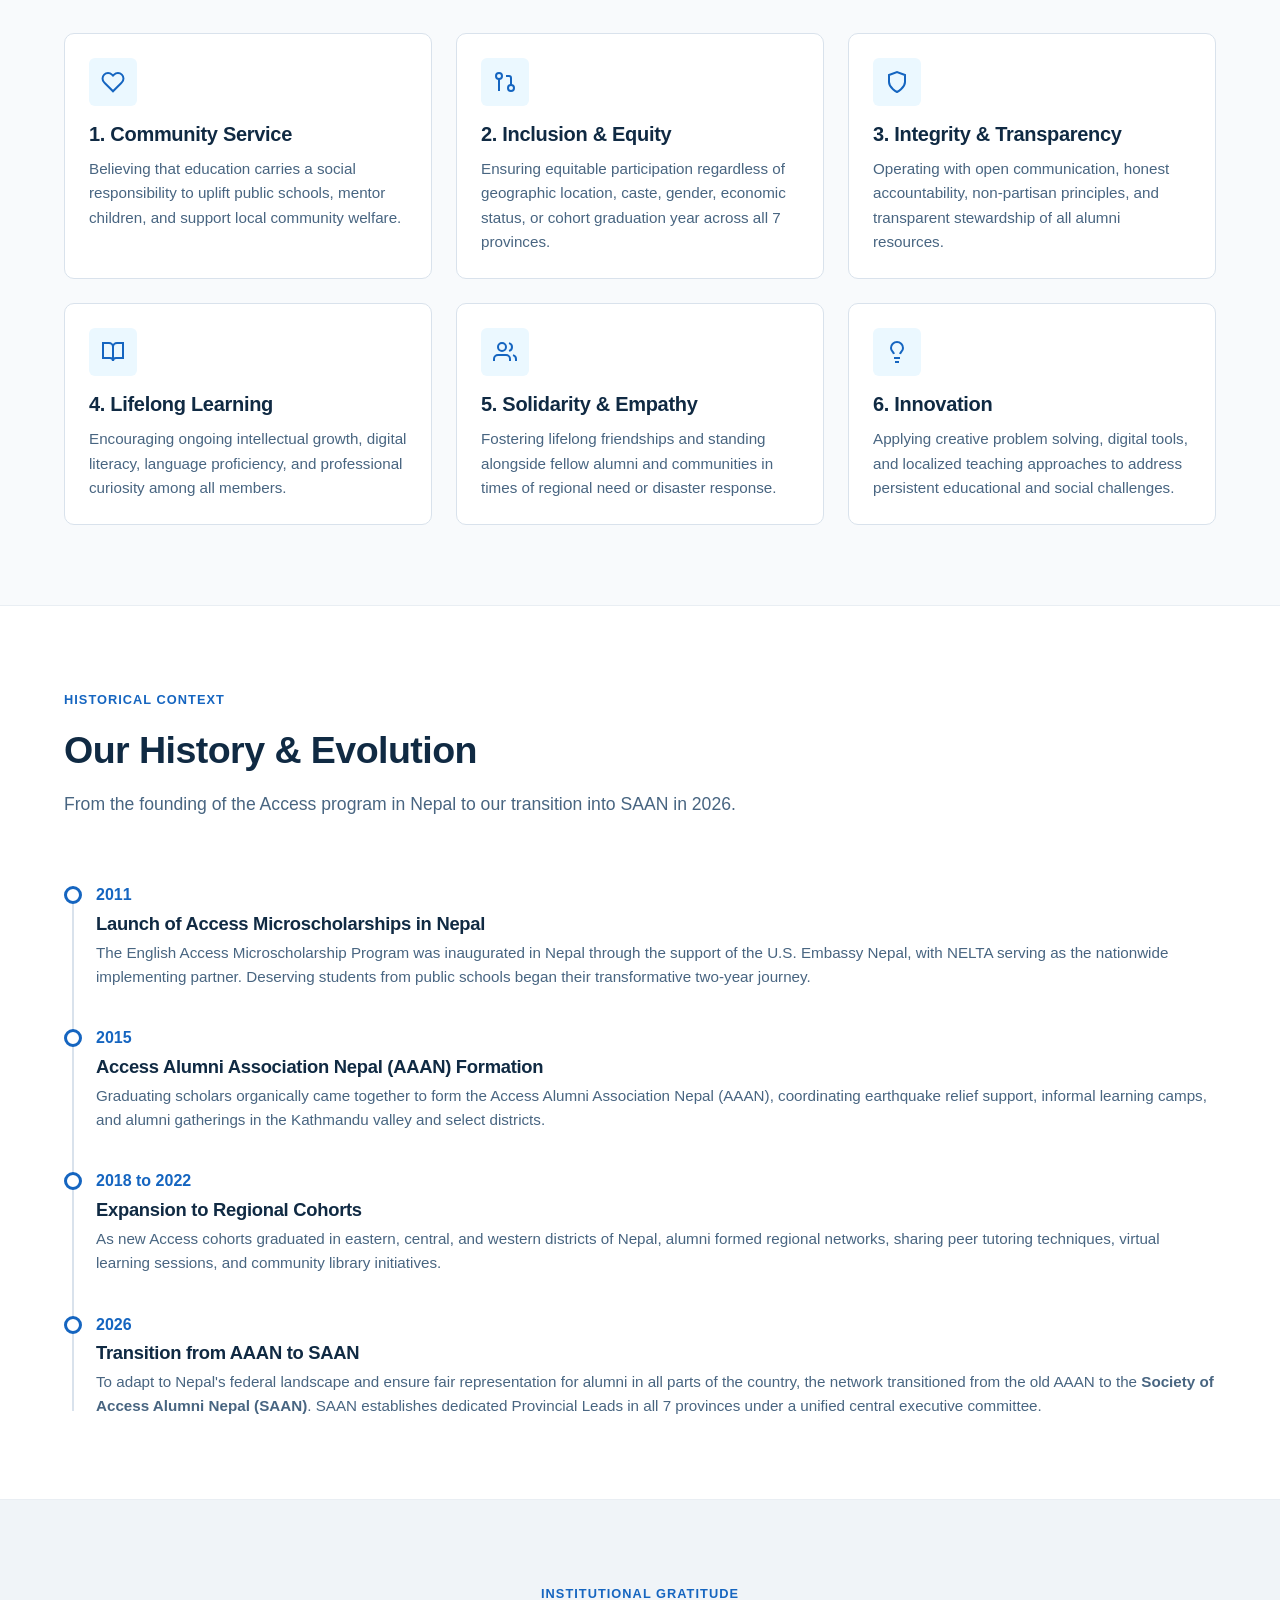
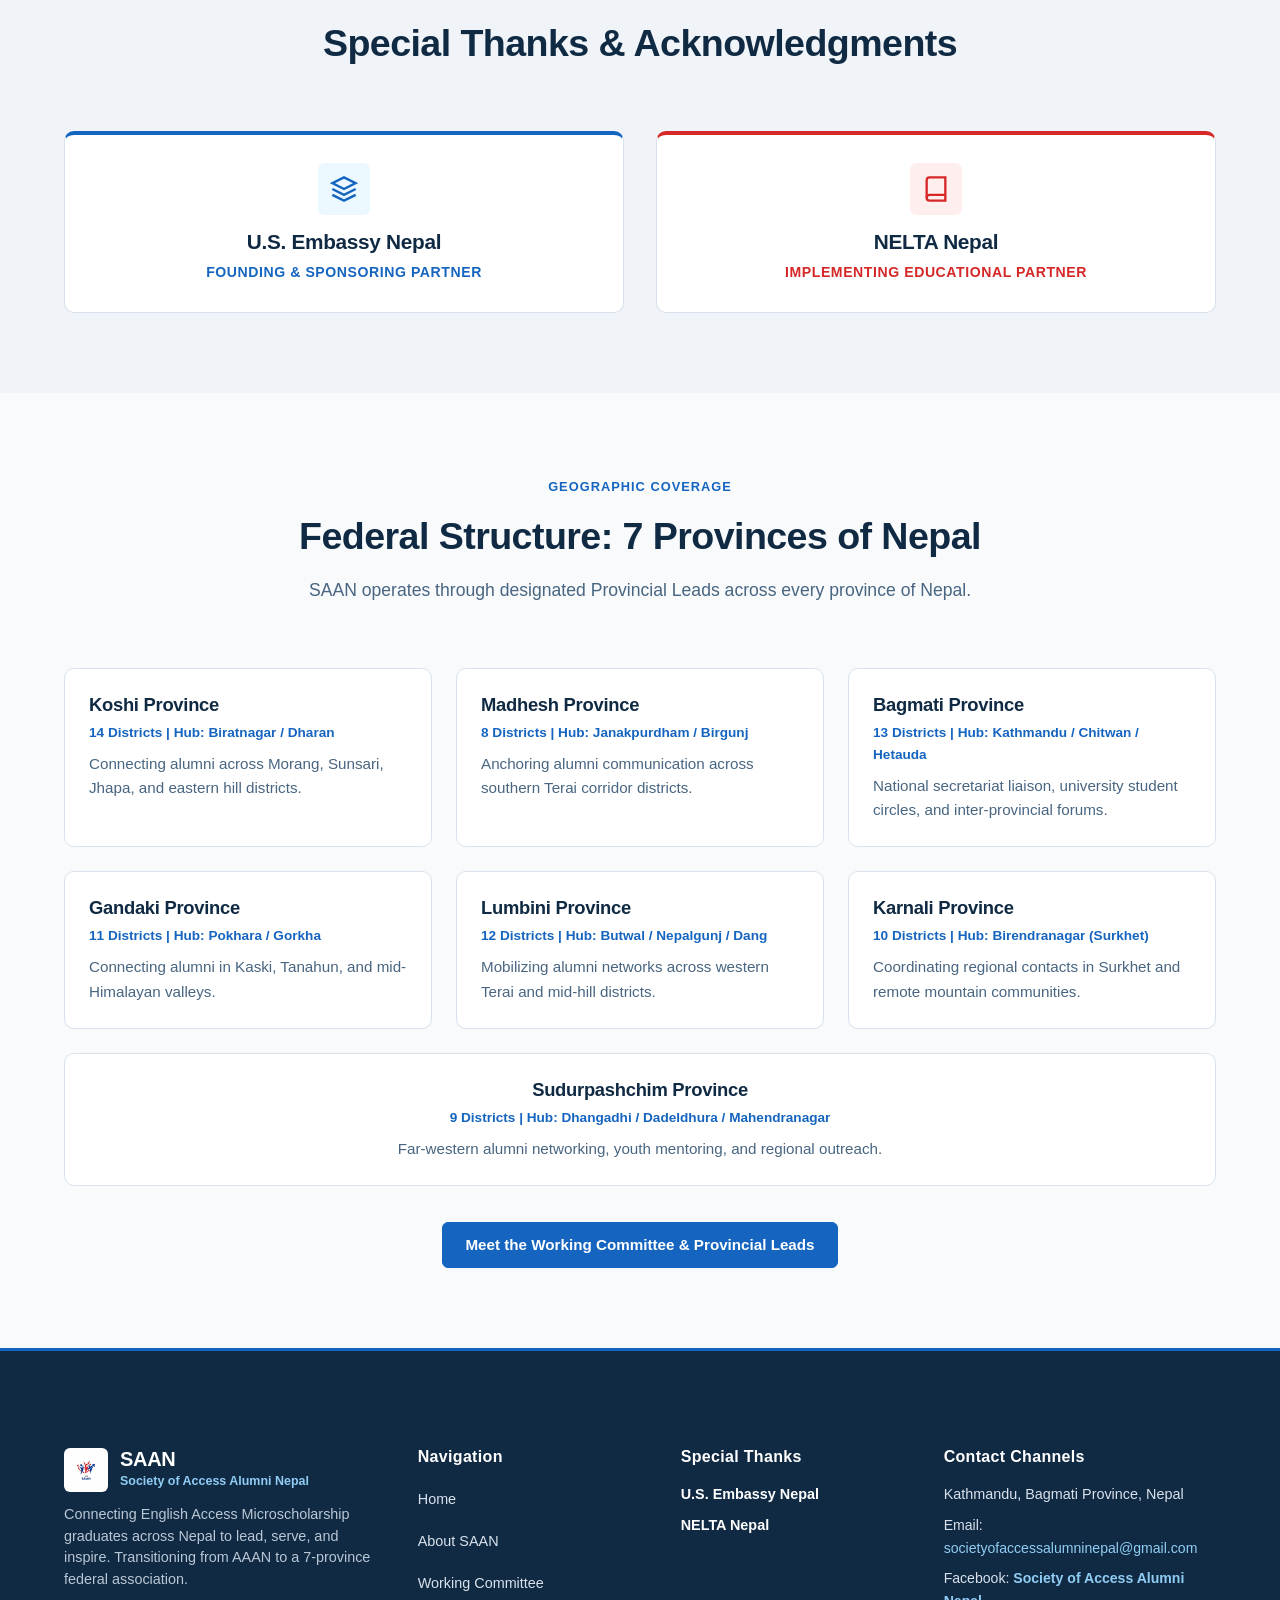
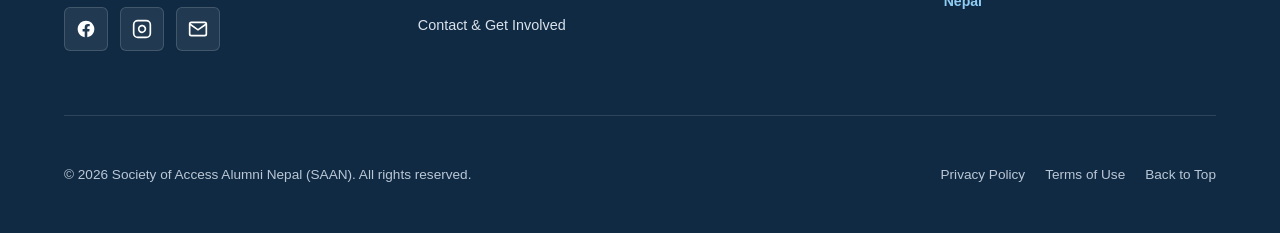
<file: about.html>
<!DOCTYPE html>
<html lang="en">
<head>
  <meta charset="UTF-8">
  <meta name="viewport" content="width=device-width, initial-scale=1.0">
  <title>About SAAN | Society of Access Alumni Nepal</title>
  <meta name="description" content="Learn about the history, transition from AAAN, mission, values, provincial structure, and institutional gratitude of the Society of Access Alumni Nepal (SAAN).">
  <link rel="stylesheet" href="css/style.css">
  <link rel="icon" href="images/saan_logo.jpg" type="image/jpeg">
</head>
<body>
  <a href="#main-content" class="skip-link">Skip to main content</a>

  <!-- Header -->
  <header class="site-header">
    <div class="container header-container">
      <a href="index.html" class="brand-link" aria-label="SAAN Home">
        <img src="images/saan_logo.jpg" alt="Society of Access Alumni Nepal Logo" class="brand-logo-img" width="56" height="56">
        <div class="brand-text">
          <span class="brand-acronym">SAAN</span>
          <span class="brand-tagline">Society of Access Alumni Nepal</span>
        </div>
      </a>

      <nav class="nav-desktop" aria-label="Main Navigation">
        <ul class="nav-links">
          <li><a href="index.html" class="nav-link">Home</a></li>
          <li><a href="about.html" class="nav-link active" aria-current="page">About</a></li>
          <li><a href="committee.html" class="nav-link">Committee</a></li>
          <li><a href="contact.html" class="nav-link">Contact &amp; Get Involved</a></li>
        </ul>
      </nav>

      <div class="header-cta-group">
        <a href="contact.html" class="btn btn-primary btn-sm">Get Involved</a>
        <button type="button" class="nav-toggle-btn" aria-expanded="false" aria-controls="mobile-drawer" aria-label="Toggle navigation menu">
          <span class="nav-toggle-icon" aria-hidden="true">
            <span></span>
            <span></span>
            <span></span>
          </span>
          <span>Menu</span>
        </button>
      </div>
    </div>

    <!-- Mobile Drawer -->
    <div id="mobile-drawer" class="mobile-nav-drawer" aria-label="Mobile Navigation">
      <ul class="mobile-nav-links">
        <li><a href="index.html" class="nav-link">Home</a></li>
        <li><a href="about.html" class="nav-link active" aria-current="page">About SAAN</a></li>
        <li><a href="committee.html" class="nav-link">Committee &amp; Provincial Leads</a></li>
        <li><a href="contact.html" class="nav-link">Contact &amp; Get Involved</a></li>
      </ul>
      <a href="contact.html" class="btn btn-primary btn-full">Get Involved with SAAN</a>
    </div>
  </header>

  <main id="main-content">
    <!-- Breadcrumbs -->
    <div class="container breadcrumbs">
      <ol>
        <li><a href="index.html">Home</a></li>
        <li aria-current="page">About SAAN</li>
      </ol>
    </div>

    <!-- Page Title Header -->
    <section class="section-sm" style="background: linear-gradient(180deg, #FFFFFF 0%, #F0F4F8 100%); border-bottom: 1px solid var(--color-border-light);">
      <div class="container">
        <span class="eyebrow">About Our Association</span>
        <h1>Rooted in Community. United by Opportunity.</h1>
        <p class="lead" style="max-width: 780px;">
          Society of Access Alumni Nepal (SAAN) is a nationwide, voluntary network bringing together young leaders who completed the English Access Microscholarship Program in Nepal.
        </p>
      </div>
    </section>

    <!-- Who We Are Split Section -->
    <section class="section" id="who-we-are">
      <div class="container">
        <div class="grid-2" style="align-items: start;">
          <div>
            <span class="eyebrow">Identity and Purpose</span>
            <h2>Who We Are</h2>
            <p>
              The English Access Microscholarship Program has provided English communication, digital literacy, and civic awareness to bright adolescents from socio-economically disadvantaged communities across Nepal. Over the years, graduates have stepped into higher education, community organizations, public institutions, and professional careers.
            </p>
            <p>
              SAAN was established as an independent alumni-led body to ensure that the friendships, shared democratic values, and leadership abilities gained during the program continue to benefit local communities across Nepal.
            </p>
            <p>
              Our association is newly formed in 2026, transitioning from the former Access Alumni Association Nepal (AAAN) to establish structured representation in each of the country's seven federal provinces. We are currently mobilizing alumni directories and organizing regional focal points.
            </p>
          </div>

          <div class="card" style="background: var(--color-surface); padding: 32px; border-left: 4px solid var(--color-blue);">
            <h3 style="margin-bottom: 14px; font-size: 1.25rem;">At a Glance: SAAN</h3>
            <ul style="list-style: none; display: flex; flex-direction: column; gap: 12px; font-size: 0.92rem; color: var(--color-text);">
              <li><strong>Form:</strong> Voluntary, youth-led alumni network</li>
              <li><strong>Target Cohort:</strong> Graduates of the Access Microscholarship in Nepal</li>
              <li><strong>Scope:</strong> 7 Federal Provinces and 77 Districts of Nepal</li>
              <li><strong>Heritage:</strong> Successor to Access Alumni Association Nepal (AAAN)</li>
              <li><strong>Governance:</strong> Executive Working Committee and 7 Provincial Leads</li>
              <li><strong>Status:</strong> Newly established in 2026; assembling nationwide roster</li>
            </ul>
          </div>
        </div>
      </div>
    </section>

    <!-- Mission & Vision -->
    <section class="section section-surface" id="mission-vision">
      <div class="container">
        <div class="grid-2">
          <div class="card" style="border-top: 4px solid var(--color-blue); padding: 32px;">
            <span class="eyebrow">Our Guiding Purpose</span>
            <h3 style="margin-bottom: 12px;">Our Mission</h3>
            <p style="color: var(--color-text-muted); line-height: 1.6;">
              To connect, empower, and mobilize English Access Microscholarship alumni across all provinces of Nepal through civic engagement, educational mentoring, leadership development, and mutual support.
            </p>
          </div>

          <div class="card" style="border-top: 4px solid var(--color-red); padding: 32px;">
            <span class="eyebrow" style="color: var(--color-red);">Our Shared Horizon</span>
            <h3 style="margin-bottom: 12px;">Our Vision</h3>
            <p style="color: var(--color-text-muted); line-height: 1.6;">
              An inclusive, empowered nationwide community of Nepali youth who use their education, voice, and voluntary energy to foster positive social change, educational access, and grassroots civic leadership.
            </p>
          </div>
        </div>
      </div>
    </section>

    <!-- Core Values (R-22: 6 Cards) -->
    <section class="section" id="values">
      <div class="container">
        <div class="section-header text-center">
          <span class="eyebrow">Guiding Principles</span>
          <h2>Our Core Values</h2>
          <p>The shared commitments that define how SAAN members collaborate, lead, and serve.</p>
        </div>

        <div class="grid-3">
          <!-- 1. Community Service -->
          <article class="card">
            <div class="card-icon" aria-hidden="true" style="background: var(--color-blue-tint); color: var(--color-blue);">
              <svg width="24" height="24" viewBox="0 0 24 24" fill="none" stroke="currentColor" stroke-width="2">
                <path d="M20.84 4.61a5.5 5.5 0 0 0-7.78 0L12 5.67l-1.06-1.06a5.5 5.5 0 0 0-7.78 7.78l1.06 1.06L12 21.23l7.78-7.78 1.06-1.06a5.5 5.5 0 0 0 0-7.78z"/>
              </svg>
            </div>
            <h3 class="card-title">1. Community Service</h3>
            <p class="card-body">Believing that education carries a social responsibility to uplift public schools, mentor children, and support local community welfare.</p>
          </article>

          <!-- 2. Inclusion & Equity -->
          <article class="card">
            <div class="card-icon" aria-hidden="true" style="background: var(--color-blue-tint); color: var(--color-blue);">
              <svg width="24" height="24" viewBox="0 0 24 24" fill="none" stroke="currentColor" stroke-width="2">
                <circle cx="18" cy="18" r="3"/><circle cx="6" cy="6" r="3"/><path d="M13 6h3a2 2 0 0 1 2 2v7"/><line x1="6" y1="9" x2="6" y2="21"/>
              </svg>
            </div>
            <h3 class="card-title">2. Inclusion &amp; Equity</h3>
            <p class="card-body">Ensuring equitable participation regardless of geographic location, caste, gender, economic status, or cohort graduation year across all 7 provinces.</p>
          </article>

          <!-- 3. Integrity -->
          <article class="card">
            <div class="card-icon" aria-hidden="true" style="background: var(--color-blue-tint); color: var(--color-blue);">
              <svg width="24" height="24" viewBox="0 0 24 24" fill="none" stroke="currentColor" stroke-width="2">
                <path d="M12 22s8-4 8-10V5l-8-3-8 3v7c0 6 8 10 8 10z"/>
              </svg>
            </div>
            <h3 class="card-title">3. Integrity &amp; Transparency</h3>
            <p class="card-body">Operating with open communication, honest accountability, non-partisan principles, and transparent stewardship of all alumni resources.</p>
          </article>

          <!-- 4. Continuous Learning -->
          <article class="card">
            <div class="card-icon" aria-hidden="true" style="background: var(--color-blue-tint); color: var(--color-blue);">
              <svg width="24" height="24" viewBox="0 0 24 24" fill="none" stroke="currentColor" stroke-width="2">
                <path d="M2 3h6a4 4 0 0 1 4 4v14a3 3 0 0 0-3-3H2z"/><path d="M22 3h-6a4 4 0 0 0-4 4v14a3 3 0 0 1 3-3h7z"/>
              </svg>
            </div>
            <h3 class="card-title">4. Lifelong Learning</h3>
            <p class="card-body">Encouraging ongoing intellectual growth, digital literacy, language proficiency, and professional curiosity among all members.</p>
          </article>

          <!-- 5. Solidarity -->
          <article class="card">
            <div class="card-icon" aria-hidden="true" style="background: var(--color-blue-tint); color: var(--color-blue);">
              <svg width="24" height="24" viewBox="0 0 24 24" fill="none" stroke="currentColor" stroke-width="2">
                <path d="M17 21v-2a4 4 0 0 0-4-4H5a4 4 0 0 0-4 4v2"/><circle cx="9" cy="7" r="4"/><path d="M23 21v-2a4 4 0 0 0-3-3.87"/><path d="M16 3.13a4 4 0 0 1 0 7.75"/>
              </svg>
            </div>
            <h3 class="card-title">5. Solidarity &amp; Empathy</h3>
            <p class="card-body">Fostering lifelong friendships and standing alongside fellow alumni and communities in times of regional need or disaster response.</p>
          </article>

          <!-- 6. Innovation -->
          <article class="card">
            <div class="card-icon" aria-hidden="true" style="background: var(--color-blue-tint); color: var(--color-blue);">
              <svg width="24" height="24" viewBox="0 0 24 24" fill="none" stroke="currentColor" stroke-width="2">
                <line x1="9" y1="18" x2="15" y2="18"/><line x1="10" y1="22" x2="14" y2="22"/><path d="M15.09 14c.18-.98.65-1.74 1.41-2.5A4.65 4.65 0 0 0 18 8 6 6 0 0 0 6 8c0 1 .23 2.23 1.5 3.5.76.76 1.23 1.52 1.41 2.5"/>
              </svg>
            </div>
            <h3 class="card-title">6. Innovation</h3>
            <p class="card-body">Applying creative problem solving, digital tools, and localized teaching approaches to address persistent educational and social challenges.</p>
          </article>
        </div>
      </div>
    </section>

    <!-- Our History & Transition Timeline -->
    <section class="section section-surface" id="history">
      <div class="container">
        <div class="section-header">
          <span class="eyebrow">Historical Context</span>
          <h2>Our History &amp; Evolution</h2>
          <p>From the founding of the Access program in Nepal to our transition into SAAN in 2026.</p>
        </div>

        <div class="timeline-list">
          <!-- 2011 -->
          <div class="timeline-entry">
            <div class="timeline-dot" aria-hidden="true"></div>
            <div class="timeline-year">2011</div>
            <h4 style="margin-bottom: 6px;">Launch of Access Microscholarships in Nepal</h4>
            <p style="color: var(--color-text-muted); font-size: 0.95rem;">
              The English Access Microscholarship Program was inaugurated in Nepal through the support of the U.S. Embassy Nepal, with NELTA serving as the nationwide implementing partner. Deserving students from public schools began their transformative two-year journey.
            </p>
          </div>

          <!-- 2015 -->
          <div class="timeline-entry">
            <div class="timeline-dot" aria-hidden="true"></div>
            <div class="timeline-year">2015</div>
            <h4 style="margin-bottom: 6px;">Access Alumni Association Nepal (AAAN) Formation</h4>
            <p style="color: var(--color-text-muted); font-size: 0.95rem;">
              Graduating scholars organically came together to form the Access Alumni Association Nepal (AAAN), coordinating earthquake relief support, informal learning camps, and alumni gatherings in the Kathmandu valley and select districts.
            </p>
          </div>

          <!-- 2018-2022 -->
          <div class="timeline-entry">
            <div class="timeline-dot" aria-hidden="true"></div>
            <div class="timeline-year">2018 to 2022</div>
            <h4 style="margin-bottom: 6px;">Expansion to Regional Cohorts</h4>
            <p style="color: var(--color-text-muted); font-size: 0.95rem;">
              As new Access cohorts graduated in eastern, central, and western districts of Nepal, alumni formed regional networks, sharing peer tutoring techniques, virtual learning sessions, and community library initiatives.
            </p>
          </div>

          <!-- 2026 -->
          <div class="timeline-entry">
            <div class="timeline-dot" aria-hidden="true"></div>
            <div class="timeline-year">2026</div>
            <h4 style="margin-bottom: 6px;">Transition from AAAN to SAAN</h4>
            <p style="color: var(--color-text-muted); font-size: 0.95rem;">
              To adapt to Nepal's federal landscape and ensure fair representation for alumni in all parts of the country, the network transitioned from the old AAAN to the <strong>Society of Access Alumni Nepal (SAAN)</strong>. SAAN establishes dedicated Provincial Leads in all 7 provinces under a unified central executive committee.
            </p>
          </div>
        </div>
      </div>
    </section>

    <!-- Special Thanks & Institutional Acknowledgments -->
    <section class="section section-subtle" id="institutional-acknowledgments">
      <div class="container">
        <div class="section-header text-center">
          <span class="eyebrow">Institutional Gratitude</span>
          <h2>Special Thanks &amp; Acknowledgments</h2>
        </div>

        <div class="grid-2" style="gap: 32px;">
          <!-- U.S. Embassy Nepal -->
          <div class="card" style="padding: 28px; border-top: 4px solid var(--color-blue); text-align: center;">
            <div style="width: 52px; height: 52px; border-radius: var(--radius-sm); background: var(--color-blue-tint); color: var(--color-blue); display: flex; align-items: center; justify-content: center; margin: 0 auto 14px;" aria-hidden="true">
              <svg width="28" height="28" viewBox="0 0 24 24" fill="none" stroke="currentColor" stroke-width="2">
                <path d="M12 2L2 7l10 5 10-5-10-5zM2 17l10 5 10-5M2 12l10 5 10-5"/>
              </svg>
            </div>
            <h3 style="font-size: 1.3rem; margin-bottom: 6px; color: var(--color-navy);">U.S. Embassy Nepal</h3>
            <span style="font-size: 0.88rem; font-weight: 700; color: var(--color-blue); text-transform: uppercase; letter-spacing: 0.04em;">Founding &amp; Sponsoring Partner</span>
          </div>

          <!-- NELTA Nepal -->
          <div class="card" style="padding: 28px; border-top: 4px solid var(--color-red); text-align: center;">
            <div style="width: 52px; height: 52px; border-radius: var(--radius-sm); background: var(--color-red-tint); color: var(--color-red); display: flex; align-items: center; justify-content: center; margin: 0 auto 14px;" aria-hidden="true">
              <svg width="28" height="28" viewBox="0 0 24 24" fill="none" stroke="currentColor" stroke-width="2">
                <path d="M4 19.5A2.5 2.5 0 0 1 6.5 17H20"/><path d="M6.5 2H20v20H6.5A2.5 2.5 0 0 1 4 19.5v-15A2.5 2.5 0 0 1 6.5 2z"/>
              </svg>
            </div>
            <h3 style="font-size: 1.3rem; margin-bottom: 6px; color: var(--color-navy);">NELTA Nepal</h3>
            <span style="font-size: 0.88rem; font-weight: 700; color: var(--color-red); text-transform: uppercase; letter-spacing: 0.04em;">Implementing Educational Partner</span>
          </div>
        </div>
      </div>
    </section>

    <!-- Provincial Scope & Governance -->
    <section class="section" id="network">
      <div class="container">
        <div class="section-header text-center">
          <span class="eyebrow">Geographic Coverage</span>
          <h2>Federal Structure: 7 Provinces of Nepal</h2>
          <p>SAAN operates through designated Provincial Leads across every province of Nepal.</p>
        </div>

        <div class="grid-3">
          <div class="card">
            <h4 style="color: var(--color-navy); margin-bottom: 6px;">Koshi Province</h4>
            <p style="font-size: 0.85rem; color: var(--color-blue); font-weight: 700; margin-bottom: 8px;">14 Districts | Hub: Biratnagar / Dharan</p>
            <p class="card-body">Connecting alumni across Morang, Sunsari, Jhapa, and eastern hill districts.</p>
          </div>

          <div class="card">
            <h4 style="color: var(--color-navy); margin-bottom: 6px;">Madhesh Province</h4>
            <p style="font-size: 0.85rem; color: var(--color-blue); font-weight: 700; margin-bottom: 8px;">8 Districts | Hub: Janakpurdham / Birgunj</p>
            <p class="card-body">Anchoring alumni communication across southern Terai corridor districts.</p>
          </div>

          <div class="card">
            <h4 style="color: var(--color-navy); margin-bottom: 6px;">Bagmati Province</h4>
            <p style="font-size: 0.85rem; color: var(--color-blue); font-weight: 700; margin-bottom: 8px;">13 Districts | Hub: Kathmandu / Chitwan / Hetauda</p>
            <p class="card-body">National secretariat liaison, university student circles, and inter-provincial forums.</p>
          </div>

          <div class="card">
            <h4 style="color: var(--color-navy); margin-bottom: 6px;">Gandaki Province</h4>
            <p style="font-size: 0.85rem; color: var(--color-blue); font-weight: 700; margin-bottom: 8px;">11 Districts | Hub: Pokhara / Gorkha</p>
            <p class="card-body">Connecting alumni in Kaski, Tanahun, and mid-Himalayan valleys.</p>
          </div>

          <div class="card">
            <h4 style="color: var(--color-navy); margin-bottom: 6px;">Lumbini Province</h4>
            <p style="font-size: 0.85rem; color: var(--color-blue); font-weight: 700; margin-bottom: 8px;">12 Districts | Hub: Butwal / Nepalgunj / Dang</p>
            <p class="card-body">Mobilizing alumni networks across western Terai and mid-hill districts.</p>
          </div>

          <div class="card">
            <h4 style="color: var(--color-navy); margin-bottom: 6px;">Karnali Province</h4>
            <p style="font-size: 0.85rem; color: var(--color-blue); font-weight: 700; margin-bottom: 8px;">10 Districts | Hub: Birendranagar (Surkhet)</p>
            <p class="card-body">Coordinating regional contacts in Surkhet and remote mountain communities.</p>
          </div>

          <div class="card" style="grid-column: span 3; text-align: center;">
            <h4 style="color: var(--color-navy); margin-bottom: 6px;">Sudurpashchim Province</h4>
            <p style="font-size: 0.85rem; color: var(--color-blue); font-weight: 700; margin-bottom: 8px;">9 Districts | Hub: Dhangadhi / Dadeldhura / Mahendranagar</p>
            <p class="card-body" style="max-width: 680px; margin: 0 auto;">Far-western alumni networking, youth mentoring, and regional outreach.</p>
          </div>
        </div>

        <div style="text-align: center; margin-top: 36px;">
          <a href="committee.html" class="btn btn-primary">Meet the Working Committee &amp; Provincial Leads</a>
        </div>
      </div>
    </section>
  </main>

  <!-- Site Footer -->
  <footer class="site-footer">
    <div class="container">
      <div class="footer-grid">
        <!-- Col 1: Brand -->
        <div class="footer-brand">
          <a href="index.html" style="text-decoration: none; display: flex; align-items: center; gap: 12px; margin-bottom: 12px;">
            <img src="images/saan_logo.jpg" alt="SAAN Logo" style="width: 44px; height: 44px; object-fit: contain; border-radius: 6px; background: #FFFFFF; padding: 2px;">
            <div>
              <h3 style="color: #FFFFFF; margin: 0; font-size: 1.25rem;">SAAN</h3>
              <p style="font-size: 0.78rem; font-weight: 700; color: #90CDF4; margin: 0;">Society of Access Alumni Nepal</p>
            </div>
          </a>
          <p class="footer-tagline">
            Connecting English Access Microscholarship graduates across Nepal to lead, serve, and inspire. Transitioning from AAAN to a 7-province federal association.
          </p>
          <div class="social-media-bar">
            <!-- Facebook -->
            <a href="https://www.facebook.com/people/Society-of-Access-Alumni-Nepal-SAAN/61586573927502/" target="_blank" rel="noopener noreferrer" class="social-link" aria-label="SAAN on Facebook">
              <svg width="20" height="20" viewBox="0 0 24 24" fill="currentColor">
                <path d="M22 12c0-5.523-4.477-10-10-10S2 6.477 2 12c0 4.991 3.657 9.128 8.438 9.878v-6.987h-2.54V12h2.54V9.797c0-2.506 1.492-3.89 3.777-3.89 1.094 0 2.238.195 2.238.195v2.46h-1.26c-1.243 0-1.63.771-1.63 1.562V12h2.773l-.443 2.89h-2.33v6.988C18.343 21.128 22 16.991 22 12z"/>
              </svg>
            </a>
            <!-- Instagram -->
            <a href="https://instagram.com" target="_blank" rel="noopener noreferrer" class="social-link" aria-label="SAAN on Instagram">
              <svg width="20" height="20" viewBox="0 0 24 24" fill="none" stroke="currentColor" stroke-width="2">
                <rect x="2" y="2" width="20" height="20" rx="5" ry="5"/>
                <path d="M16 11.37A4 4 0 1 1 12.63 8 4 4 0 0 1 16 11.37z"/>
                <line x1="17.5" y1="6.5" x2="17.51" y2="6.5"/>
              </svg>
            </a>
            <!-- Email -->
            <a href="mailto:societyofaccessalumninepal@gmail.com" class="social-link" aria-label="Email SAAN Secretariat">
              <svg width="20" height="20" viewBox="0 0 24 24" fill="none" stroke="currentColor" stroke-width="2">
                <path d="M4 4h16c1.1 0 2 .9 2 2v12c0 1.1-.9 2-2 2H4c-1.1 0-2-.9-2-2V6c0-1.1.9-2 2-2z"/>
                <polyline points="22,6 12,13 2,6"/>
              </svg>
            </a>
          </div>
        </div>

        <!-- Col 2: Navigation -->
        <div>
          <h4 class="footer-col-title">Navigation</h4>
          <ul class="footer-links">
            <li><a href="index.html" class="footer-link">Home</a></li>
            <li><a href="about.html" class="footer-link">About SAAN</a></li>
            <li><a href="committee.html" class="footer-link">Working Committee</a></li>
            <li><a href="contact.html" class="footer-link">Contact &amp; Get Involved</a></li>
          </ul>
        </div>

        <!-- Col 3: Special Thanks -->
        <div>
          <h4 class="footer-col-title">Special Thanks</h4>
          <p style="font-size: 0.9rem; color: #FFFFFF; font-weight: 700; margin-bottom: 8px;">
            U.S. Embassy Nepal
          </p>
          <p style="font-size: 0.9rem; color: #FFFFFF; font-weight: 700;">
            NELTA Nepal
          </p>
        </div>

        <!-- Col 4: Contact -->
        <div>
          <h4 class="footer-col-title">Contact Channels</h4>
          <p style="font-size: 0.9rem; color: #D9E2EC; margin-bottom: 8px;">
            Kathmandu, Bagmati Province, Nepal
          </p>
          <p style="font-size: 0.88rem; color: #D9E2EC; margin-bottom: 8px;">
            Email: <a href="mailto:societyofaccessalumninepal@gmail.com" style="color: #90CDF4;">societyofaccessalumninepal@gmail.com</a>
          </p>
          <p style="font-size: 0.88rem; color: #D9E2EC;">
            Facebook: <a href="https://www.facebook.com/people/Society-of-Access-Alumni-Nepal-SAAN/61586573927502/" target="_blank" rel="noopener noreferrer" style="color: #90CDF4; font-weight: 600;">Society of Access Alumni Nepal</a>
          </p>
        </div>
      </div>

      <!-- Footer Bottom -->
      <div class="footer-bottom">
        <div>
          &copy; 2026 Society of Access Alumni Nepal (SAAN). All rights reserved.
        </div>
        <div class="footer-legal-links">
          <a href="privacy.html">Privacy Policy</a>
          <a href="terms.html">Terms of Use</a>
          <a href="#main-content">Back to Top</a>
        </div>
      </div>
    </div>
  </footer>

  <script src="js/main.js"></script>
</body>
</html>
</file>
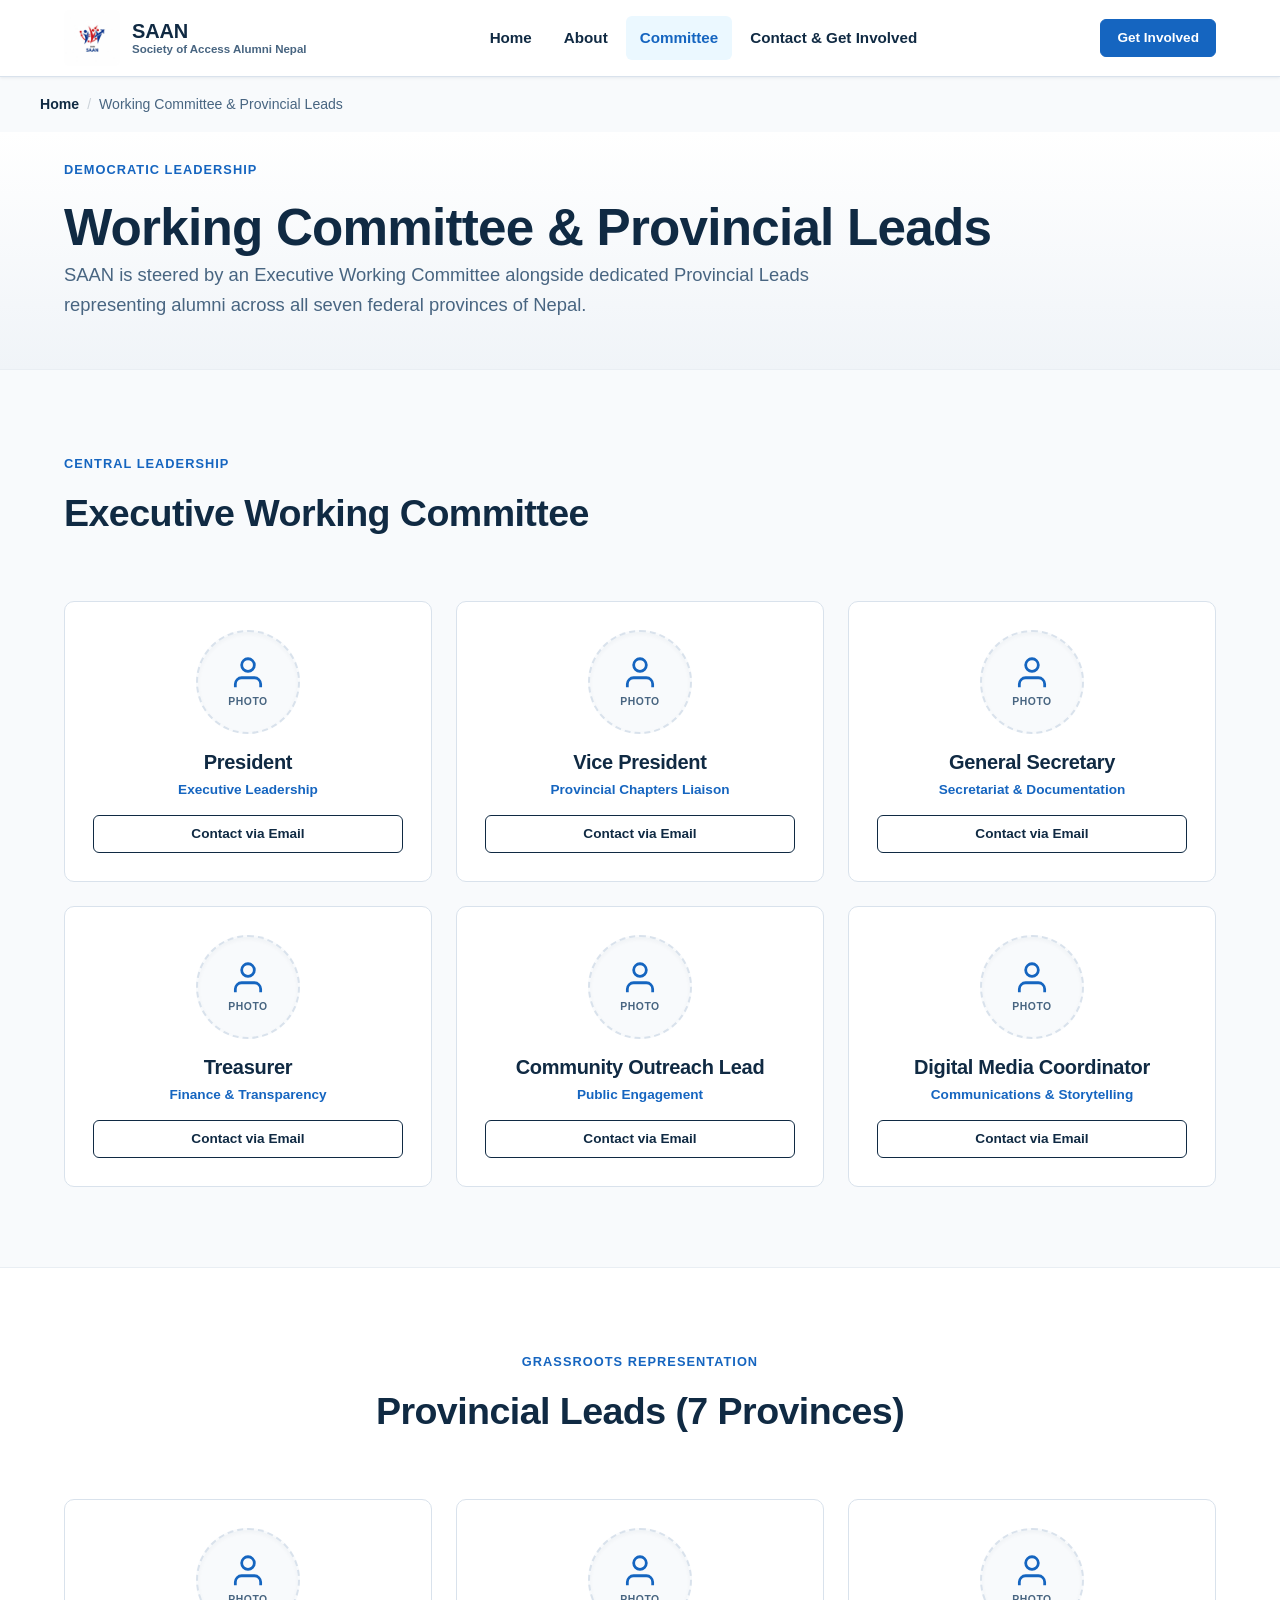
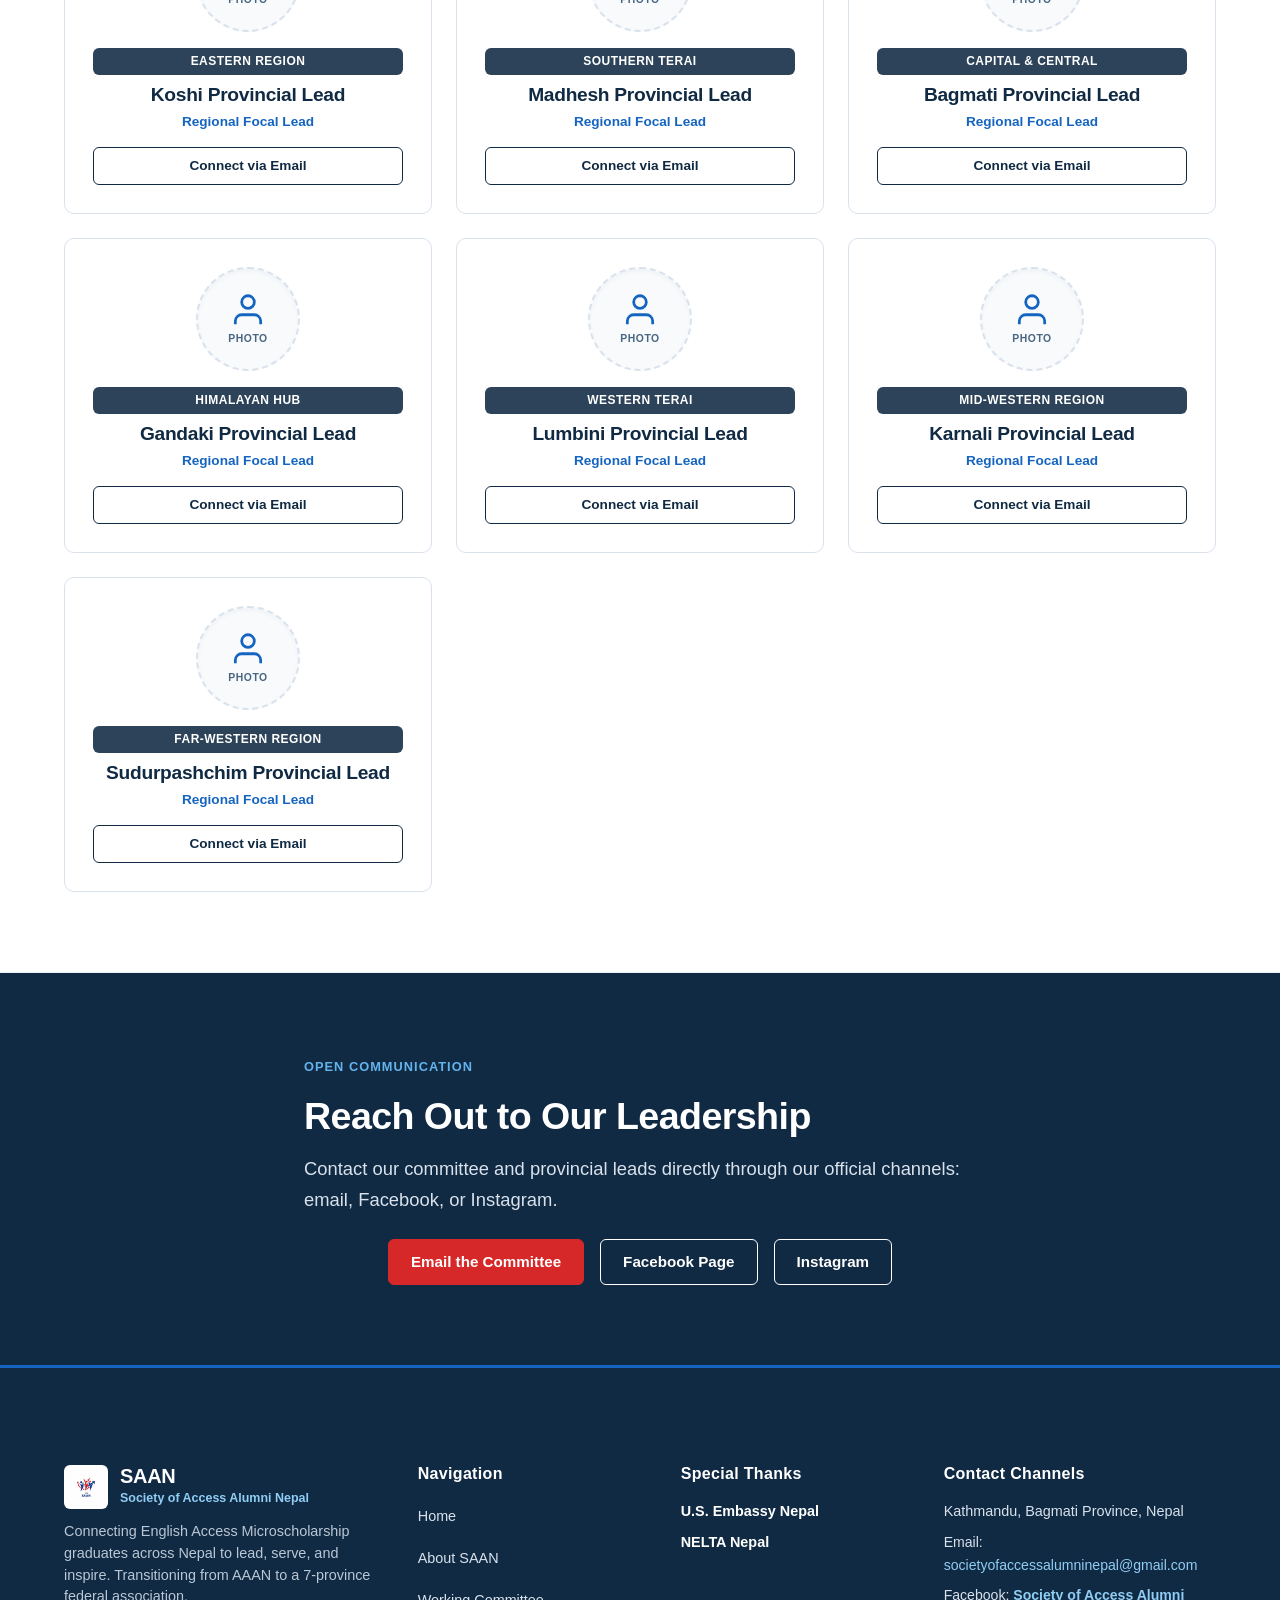
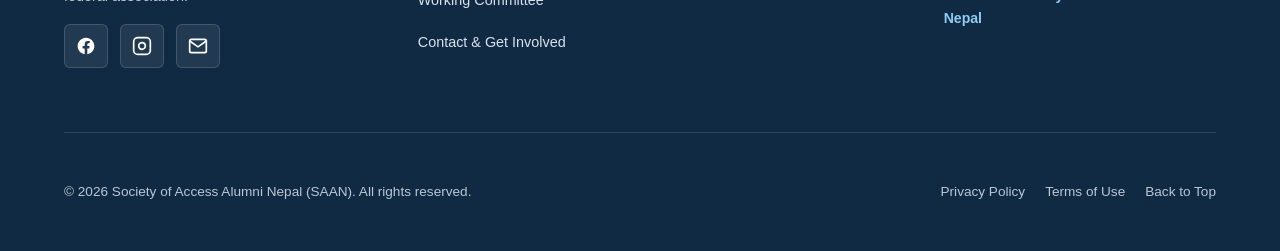
<file: committee.html>
<!DOCTYPE html>
<html lang="en">
<head>
  <meta charset="UTF-8">
  <meta name="viewport" content="width=device-width, initial-scale=1.0">
  <title>Working Committee &amp; Provincial Leads | SAAN</title>
  <meta name="description" content="Meet the Executive Working Committee and designated Provincial Leads representing the Society of Access Alumni Nepal (SAAN) across all 7 provinces.">
  <link rel="stylesheet" href="css/style.css">
  <link rel="icon" href="images/saan_logo.jpg" type="image/jpeg">
</head>
<body>
  <a href="#main-content" class="skip-link">Skip to main content</a>

  <!-- Header -->
  <header class="site-header">
    <div class="container header-container">
      <a href="index.html" class="brand-link" aria-label="SAAN Home">
        <img src="images/saan_logo.jpg" alt="Society of Access Alumni Nepal Logo" class="brand-logo-img" width="56" height="56">
        <div class="brand-text">
          <span class="brand-acronym">SAAN</span>
          <span class="brand-tagline">Society of Access Alumni Nepal</span>
        </div>
      </a>

      <nav class="nav-desktop" aria-label="Main Navigation">
        <ul class="nav-links">
          <li><a href="index.html" class="nav-link">Home</a></li>
          <li><a href="about.html" class="nav-link">About</a></li>
          <li><a href="committee.html" class="nav-link active" aria-current="page">Committee</a></li>
          <li><a href="contact.html" class="nav-link">Contact &amp; Get Involved</a></li>
        </ul>
      </nav>

      <div class="header-cta-group">
        <a href="contact.html" class="btn btn-primary btn-sm">Get Involved</a>
        <button type="button" class="nav-toggle-btn" aria-expanded="false" aria-controls="mobile-drawer" aria-label="Toggle navigation menu">
          <span class="nav-toggle-icon" aria-hidden="true">
            <span></span>
            <span></span>
            <span></span>
          </span>
          <span>Menu</span>
        </button>
      </div>
    </div>

    <!-- Mobile Drawer -->
    <div id="mobile-drawer" class="mobile-nav-drawer" aria-label="Mobile Navigation">
      <ul class="mobile-nav-links">
        <li><a href="index.html" class="nav-link">Home</a></li>
        <li><a href="about.html" class="nav-link">About SAAN</a></li>
        <li><a href="committee.html" class="nav-link active" aria-current="page">Committee &amp; Provincial Leads</a></li>
        <li><a href="contact.html" class="nav-link">Contact &amp; Get Involved</a></li>
      </ul>
      <a href="contact.html" class="btn btn-primary btn-full">Get Involved with SAAN</a>
    </div>
  </header>

  <main id="main-content">
    <!-- Breadcrumbs -->
    <div class="container breadcrumbs">
      <ol>
        <li><a href="index.html">Home</a></li>
        <li aria-current="page">Working Committee &amp; Provincial Leads</li>
      </ol>
    </div>

    <!-- Page Header -->
    <section class="section-sm" style="background: linear-gradient(180deg, #FFFFFF 0%, #F0F4F8 100%); border-bottom: 1px solid var(--color-border-light);">
      <div class="container">
        <span class="eyebrow">Democratic Leadership</span>
        <h1>Working Committee &amp; Provincial Leads</h1>
        <p class="lead" style="max-width: 780px;">
          SAAN is steered by an Executive Working Committee alongside dedicated Provincial Leads representing alumni across all seven federal provinces of Nepal.
        </p>
      </div>
    </section>

    <!-- Executive Committee Section -->
    <section class="section" id="executive">
      <div class="container">
        <div class="section-header">
          <span class="eyebrow">Central Leadership</span>
          <h2>Executive Working Committee</h2>
        </div>

        <div class="grid-3">
          <!-- President -->
          <article class="card" style="text-align: center; padding: 28px;">
            <div class="photo-placeholder-box" aria-label="Photo placeholder for President">
              <svg width="38" height="38" viewBox="0 0 24 24" fill="none" stroke="currentColor" stroke-width="1.75">
                <path d="M20 21v-2a4 4 0 0 0-4-4H8a4 4 0 0 0-4 4v2"/><circle cx="12" cy="7" r="4"/>
              </svg>
              <span>Photo</span>
            </div>
            <h3 style="font-size: 1.25rem; margin-bottom: 4px; color: var(--color-navy);">President</h3>
            <p style="font-size: 0.85rem; color: var(--color-blue); font-weight: 700; margin-bottom: 14px;">Executive Leadership</p>
            <a href="mailto:societyofaccessalumninepal@gmail.com?subject=Inquiry%20to%20President" class="btn btn-secondary btn-sm btn-full">Contact via Email</a>
          </article>

          <!-- Vice President -->
          <article class="card" style="text-align: center; padding: 28px;">
            <div class="photo-placeholder-box" aria-label="Photo placeholder for Vice President">
              <svg width="38" height="38" viewBox="0 0 24 24" fill="none" stroke="currentColor" stroke-width="1.75">
                <path d="M20 21v-2a4 4 0 0 0-4-4H8a4 4 0 0 0-4 4v2"/><circle cx="12" cy="7" r="4"/>
              </svg>
              <span>Photo</span>
            </div>
            <h3 style="font-size: 1.25rem; margin-bottom: 4px; color: var(--color-navy);">Vice President</h3>
            <p style="font-size: 0.85rem; color: var(--color-blue); font-weight: 700; margin-bottom: 14px;">Provincial Chapters Liaison</p>
            <a href="mailto:societyofaccessalumninepal@gmail.com?subject=Inquiry%20to%20Vice%20President" class="btn btn-secondary btn-sm btn-full">Contact via Email</a>
          </article>

          <!-- General Secretary -->
          <article class="card" style="text-align: center; padding: 28px;">
            <div class="photo-placeholder-box" aria-label="Photo placeholder for General Secretary">
              <svg width="38" height="38" viewBox="0 0 24 24" fill="none" stroke="currentColor" stroke-width="1.75">
                <path d="M20 21v-2a4 4 0 0 0-4-4H8a4 4 0 0 0-4 4v2"/><circle cx="12" cy="7" r="4"/>
              </svg>
              <span>Photo</span>
            </div>
            <h3 style="font-size: 1.25rem; margin-bottom: 4px; color: var(--color-navy);">General Secretary</h3>
            <p style="font-size: 0.85rem; color: var(--color-blue); font-weight: 700; margin-bottom: 14px;">Secretariat &amp; Documentation</p>
            <a href="mailto:societyofaccessalumninepal@gmail.com?subject=Inquiry%20to%20General%20Secretary" class="btn btn-secondary btn-sm btn-full">Contact via Email</a>
          </article>

          <!-- Treasurer -->
          <article class="card" style="text-align: center; padding: 28px;">
            <div class="photo-placeholder-box" aria-label="Photo placeholder for Treasurer">
              <svg width="38" height="38" viewBox="0 0 24 24" fill="none" stroke="currentColor" stroke-width="1.75">
                <path d="M20 21v-2a4 4 0 0 0-4-4H8a4 4 0 0 0-4 4v2"/><circle cx="12" cy="7" r="4"/>
              </svg>
              <span>Photo</span>
            </div>
            <h3 style="font-size: 1.25rem; margin-bottom: 4px; color: var(--color-navy);">Treasurer</h3>
            <p style="font-size: 0.85rem; color: var(--color-blue); font-weight: 700; margin-bottom: 14px;">Finance &amp; Transparency</p>
            <a href="mailto:societyofaccessalumninepal@gmail.com?subject=Inquiry%20to%20Treasurer" class="btn btn-secondary btn-sm btn-full">Contact via Email</a>
          </article>

          <!-- Outreach Lead -->
          <article class="card" style="text-align: center; padding: 28px;">
            <div class="photo-placeholder-box" aria-label="Photo placeholder for Outreach Lead">
              <svg width="38" height="38" viewBox="0 0 24 24" fill="none" stroke="currentColor" stroke-width="1.75">
                <path d="M20 21v-2a4 4 0 0 0-4-4H8a4 4 0 0 0-4 4v2"/><circle cx="12" cy="7" r="4"/>
              </svg>
              <span>Photo</span>
            </div>
            <h3 style="font-size: 1.25rem; margin-bottom: 4px; color: var(--color-navy);">Community Outreach Lead</h3>
            <p style="font-size: 0.85rem; color: var(--color-blue); font-weight: 700; margin-bottom: 14px;">Public Engagement</p>
            <a href="mailto:societyofaccessalumninepal@gmail.com?subject=Inquiry%20to%20Outreach%20Lead" class="btn btn-secondary btn-sm btn-full">Contact via Email</a>
          </article>

          <!-- Media Coordinator -->
          <article class="card" style="text-align: center; padding: 28px;">
            <div class="photo-placeholder-box" aria-label="Photo placeholder for Media Coordinator">
              <svg width="38" height="38" viewBox="0 0 24 24" fill="none" stroke="currentColor" stroke-width="1.75">
                <path d="M20 21v-2a4 4 0 0 0-4-4H8a4 4 0 0 0-4 4v2"/><circle cx="12" cy="7" r="4"/>
              </svg>
              <span>Photo</span>
            </div>
            <h3 style="font-size: 1.25rem; margin-bottom: 4px; color: var(--color-navy);">Digital Media Coordinator</h3>
            <p style="font-size: 0.85rem; color: var(--color-blue); font-weight: 700; margin-bottom: 14px;">Communications &amp; Storytelling</p>
            <a href="mailto:societyofaccessalumninepal@gmail.com?subject=Inquiry%20to%20Media%20Coordinator" class="btn btn-secondary btn-sm btn-full">Contact via Email</a>
          </article>
        </div>
      </div>
    </section>

    <!-- Provincial Leads Section (7 Provinces) -->
    <section class="section section-surface" id="provincial">
      <div class="container">
        <div class="section-header text-center">
          <span class="eyebrow">Grassroots Representation</span>
          <h2>Provincial Leads (7 Provinces)</h2>
        </div>

        <div class="grid-3">
          <!-- Koshi -->
          <div class="card" style="padding: 28px; text-align: center;">
            <div class="photo-placeholder-box" aria-label="Photo placeholder for Koshi Provincial Lead">
              <svg width="38" height="38" viewBox="0 0 24 24" fill="none" stroke="currentColor" stroke-width="1.75">
                <path d="M20 21v-2a4 4 0 0 0-4-4H8a4 4 0 0 0-4 4v2"/><circle cx="12" cy="7" r="4"/>
              </svg>
              <span>Photo</span>
            </div>
            <span class="card-category-tag" style="position: static; margin-bottom: 8px; display: inline-block;">Eastern Region</span>
            <h3 style="font-size: 1.2rem; margin-bottom: 4px; color: var(--color-navy);">Koshi Provincial Lead</h3>
            <p style="font-size: 0.85rem; color: var(--color-blue); font-weight: 700; margin-bottom: 14px;">Regional Focal Lead</p>
            <a href="mailto:societyofaccessalumninepal@gmail.com?subject=Connect%20with%20Koshi%20Provincial%20Lead" class="btn btn-secondary btn-sm btn-full">Connect via Email</a>
          </div>

          <!-- Madhesh -->
          <div class="card" style="padding: 28px; text-align: center;">
            <div class="photo-placeholder-box" aria-label="Photo placeholder for Madhesh Provincial Lead">
              <svg width="38" height="38" viewBox="0 0 24 24" fill="none" stroke="currentColor" stroke-width="1.75">
                <path d="M20 21v-2a4 4 0 0 0-4-4H8a4 4 0 0 0-4 4v2"/><circle cx="12" cy="7" r="4"/>
              </svg>
              <span>Photo</span>
            </div>
            <span class="card-category-tag" style="position: static; margin-bottom: 8px; display: inline-block;">Southern Terai</span>
            <h3 style="font-size: 1.2rem; margin-bottom: 4px; color: var(--color-navy);">Madhesh Provincial Lead</h3>
            <p style="font-size: 0.85rem; color: var(--color-blue); font-weight: 700; margin-bottom: 14px;">Regional Focal Lead</p>
            <a href="mailto:societyofaccessalumninepal@gmail.com?subject=Connect%20with%20Madhesh%20Provincial%20Lead" class="btn btn-secondary btn-sm btn-full">Connect via Email</a>
          </div>

          <!-- Bagmati -->
          <div class="card" style="padding: 28px; text-align: center;">
            <div class="photo-placeholder-box" aria-label="Photo placeholder for Bagmati Provincial Lead">
              <svg width="38" height="38" viewBox="0 0 24 24" fill="none" stroke="currentColor" stroke-width="1.75">
                <path d="M20 21v-2a4 4 0 0 0-4-4H8a4 4 0 0 0-4 4v2"/><circle cx="12" cy="7" r="4"/>
              </svg>
              <span>Photo</span>
            </div>
            <span class="card-category-tag" style="position: static; margin-bottom: 8px; display: inline-block;">Capital &amp; Central</span>
            <h3 style="font-size: 1.2rem; margin-bottom: 4px; color: var(--color-navy);">Bagmati Provincial Lead</h3>
            <p style="font-size: 0.85rem; color: var(--color-blue); font-weight: 700; margin-bottom: 14px;">Regional Focal Lead</p>
            <a href="mailto:societyofaccessalumninepal@gmail.com?subject=Connect%20with%20Bagmati%20Provincial%20Lead" class="btn btn-secondary btn-sm btn-full">Connect via Email</a>
          </div>

          <!-- Gandaki -->
          <div class="card" style="padding: 28px; text-align: center;">
            <div class="photo-placeholder-box" aria-label="Photo placeholder for Gandaki Provincial Lead">
              <svg width="38" height="38" viewBox="0 0 24 24" fill="none" stroke="currentColor" stroke-width="1.75">
                <path d="M20 21v-2a4 4 0 0 0-4-4H8a4 4 0 0 0-4 4v2"/><circle cx="12" cy="7" r="4"/>
              </svg>
              <span>Photo</span>
            </div>
            <span class="card-category-tag" style="position: static; margin-bottom: 8px; display: inline-block;">Himalayan Hub</span>
            <h3 style="font-size: 1.2rem; margin-bottom: 4px; color: var(--color-navy);">Gandaki Provincial Lead</h3>
            <p style="font-size: 0.85rem; color: var(--color-blue); font-weight: 700; margin-bottom: 14px;">Regional Focal Lead</p>
            <a href="mailto:societyofaccessalumninepal@gmail.com?subject=Connect%20with%20Gandaki%20Provincial%20Lead" class="btn btn-secondary btn-sm btn-full">Connect via Email</a>
          </div>

          <!-- Lumbini -->
          <div class="card" style="padding: 28px; text-align: center;">
            <div class="photo-placeholder-box" aria-label="Photo placeholder for Lumbini Provincial Lead">
              <svg width="38" height="38" viewBox="0 0 24 24" fill="none" stroke="currentColor" stroke-width="1.75">
                <path d="M20 21v-2a4 4 0 0 0-4-4H8a4 4 0 0 0-4 4v2"/><circle cx="12" cy="7" r="4"/>
              </svg>
              <span>Photo</span>
            </div>
            <span class="card-category-tag" style="position: static; margin-bottom: 8px; display: inline-block;">Western Terai</span>
            <h3 style="font-size: 1.2rem; margin-bottom: 4px; color: var(--color-navy);">Lumbini Provincial Lead</h3>
            <p style="font-size: 0.85rem; color: var(--color-blue); font-weight: 700; margin-bottom: 14px;">Regional Focal Lead</p>
            <a href="mailto:societyofaccessalumninepal@gmail.com?subject=Connect%20with%20Lumbini%20Provincial%20Lead" class="btn btn-secondary btn-sm btn-full">Connect via Email</a>
          </div>

          <!-- Karnali -->
          <div class="card" style="padding: 28px; text-align: center;">
            <div class="photo-placeholder-box" aria-label="Photo placeholder for Karnali Provincial Lead">
              <svg width="38" height="38" viewBox="0 0 24 24" fill="none" stroke="currentColor" stroke-width="1.75">
                <path d="M20 21v-2a4 4 0 0 0-4-4H8a4 4 0 0 0-4 4v2"/><circle cx="12" cy="7" r="4"/>
              </svg>
              <span>Photo</span>
            </div>
            <span class="card-category-tag" style="position: static; margin-bottom: 8px; display: inline-block;">Mid-Western Region</span>
            <h3 style="font-size: 1.2rem; margin-bottom: 4px; color: var(--color-navy);">Karnali Provincial Lead</h3>
            <p style="font-size: 0.85rem; color: var(--color-blue); font-weight: 700; margin-bottom: 14px;">Regional Focal Lead</p>
            <a href="mailto:societyofaccessalumninepal@gmail.com?subject=Connect%20with%20Karnali%20Provincial%20Lead" class="btn btn-secondary btn-sm btn-full">Connect via Email</a>
          </div>

          <!-- Sudurpashchim -->
          <div class="card" style="padding: 28px; text-align: center;">
            <div class="photo-placeholder-box" aria-label="Photo placeholder for Sudurpashchim Provincial Lead">
              <svg width="38" height="38" viewBox="0 0 24 24" fill="none" stroke="currentColor" stroke-width="1.75">
                <path d="M20 21v-2a4 4 0 0 0-4-4H8a4 4 0 0 0-4 4v2"/><circle cx="12" cy="7" r="4"/>
              </svg>
              <span>Photo</span>
            </div>
            <span class="card-category-tag" style="position: static; margin-bottom: 8px; display: inline-block;">Far-Western Region</span>
            <h3 style="font-size: 1.2rem; margin-bottom: 4px; color: var(--color-navy);">Sudurpashchim Provincial Lead</h3>
            <p style="font-size: 0.85rem; color: var(--color-blue); font-weight: 700; margin-bottom: 14px;">Regional Focal Lead</p>
            <a href="mailto:societyofaccessalumninepal@gmail.com?subject=Connect%20with%20Sudurpashchim%20Provincial%20Lead" class="btn btn-secondary btn-sm btn-full">Connect via Email</a>
          </div>
        </div>
      </div>
    </section>

    <!-- Connect with Leadership CTA -->
    <section class="section section-navy text-center">
      <div class="container" style="max-width: 720px; margin: 0 auto;">
        <span class="eyebrow" style="color: #63B3ED;">Open Communication</span>
        <h2 style="color: #FFFFFF; margin-bottom: 14px;">Reach Out to Our Leadership</h2>
        <p class="lead" style="color: #D9E2EC; margin-bottom: 24px;">
          Contact our committee and provincial leads directly through our official channels: email, Facebook, or Instagram.
        </p>
        <div style="display: flex; justify-content: center; gap: 16px; flex-wrap: wrap;">
          <a href="mailto:societyofaccessalumninepal@gmail.com?subject=Inquiry%20to%20SAAN%20Leadership" class="btn btn-red">Email the Committee</a>
          <a href="https://www.facebook.com/people/Society-of-Access-Alumni-Nepal-SAAN/61586573927502/" target="_blank" rel="noopener noreferrer" class="btn btn-outline-white">Facebook Page</a>
          <a href="https://instagram.com" target="_blank" rel="noopener noreferrer" class="btn btn-outline-white">Instagram</a>
        </div>
      </div>
    </section>
  </main>

  <!-- Site Footer -->
  <footer class="site-footer">
    <div class="container">
      <div class="footer-grid">
        <!-- Col 1: Brand -->
        <div class="footer-brand">
          <a href="index.html" style="text-decoration: none; display: flex; align-items: center; gap: 12px; margin-bottom: 12px;">
            <img src="images/saan_logo.jpg" alt="SAAN Logo" style="width: 44px; height: 44px; object-fit: contain; border-radius: 6px; background: #FFFFFF; padding: 2px;">
            <div>
              <h3 style="color: #FFFFFF; margin: 0; font-size: 1.25rem;">SAAN</h3>
              <p style="font-size: 0.78rem; font-weight: 700; color: #90CDF4; margin: 0;">Society of Access Alumni Nepal</p>
            </div>
          </a>
          <p class="footer-tagline">
            Connecting English Access Microscholarship graduates across Nepal to lead, serve, and inspire. Transitioning from AAAN to a 7-province federal association.
          </p>
          <div class="social-media-bar">
            <!-- Facebook -->
            <a href="https://www.facebook.com/people/Society-of-Access-Alumni-Nepal-SAAN/61586573927502/" target="_blank" rel="noopener noreferrer" class="social-link" aria-label="SAAN on Facebook">
              <svg width="20" height="20" viewBox="0 0 24 24" fill="currentColor">
                <path d="M22 12c0-5.523-4.477-10-10-10S2 6.477 2 12c0 4.991 3.657 9.128 8.438 9.878v-6.987h-2.54V12h2.54V9.797c0-2.506 1.492-3.89 3.777-3.89 1.094 0 2.238.195 2.238.195v2.46h-1.26c-1.243 0-1.63.771-1.63 1.562V12h2.773l-.443 2.89h-2.33v6.988C18.343 21.128 22 16.991 22 12z"/>
              </svg>
            </a>
            <!-- Instagram -->
            <a href="https://instagram.com" target="_blank" rel="noopener noreferrer" class="social-link" aria-label="SAAN on Instagram">
              <svg width="20" height="20" viewBox="0 0 24 24" fill="none" stroke="currentColor" stroke-width="2">
                <rect x="2" y="2" width="20" height="20" rx="5" ry="5"/>
                <path d="M16 11.37A4 4 0 1 1 12.63 8 4 4 0 0 1 16 11.37z"/>
                <line x1="17.5" y1="6.5" x2="17.51" y2="6.5"/>
              </svg>
            </a>
            <!-- Email -->
            <a href="mailto:societyofaccessalumninepal@gmail.com" class="social-link" aria-label="Email SAAN Secretariat">
              <svg width="20" height="20" viewBox="0 0 24 24" fill="none" stroke="currentColor" stroke-width="2">
                <path d="M4 4h16c1.1 0 2 .9 2 2v12c0 1.1-.9 2-2 2H4c-1.1 0-2-.9-2-2V6c0-1.1.9-2 2-2z"/>
                <polyline points="22,6 12,13 2,6"/>
              </svg>
            </a>
          </div>
        </div>

        <!-- Col 2: Navigation -->
        <div>
          <h4 class="footer-col-title">Navigation</h4>
          <ul class="footer-links">
            <li><a href="index.html" class="footer-link">Home</a></li>
            <li><a href="about.html" class="footer-link">About SAAN</a></li>
            <li><a href="committee.html" class="footer-link">Working Committee</a></li>
            <li><a href="contact.html" class="footer-link">Contact &amp; Get Involved</a></li>
          </ul>
        </div>

        <!-- Col 3: Special Thanks -->
        <div>
          <h4 class="footer-col-title">Special Thanks</h4>
          <p style="font-size: 0.9rem; color: #FFFFFF; font-weight: 700; margin-bottom: 8px;">
            U.S. Embassy Nepal
          </p>
          <p style="font-size: 0.9rem; color: #FFFFFF; font-weight: 700;">
            NELTA Nepal
          </p>
        </div>

        <!-- Col 4: Contact -->
        <div>
          <h4 class="footer-col-title">Contact Channels</h4>
          <p style="font-size: 0.9rem; color: #D9E2EC; margin-bottom: 8px;">
            Kathmandu, Bagmati Province, Nepal
          </p>
          <p style="font-size: 0.88rem; color: #D9E2EC; margin-bottom: 8px;">
            Email: <a href="mailto:societyofaccessalumninepal@gmail.com" style="color: #90CDF4;">societyofaccessalumninepal@gmail.com</a>
          </p>
          <p style="font-size: 0.88rem; color: #D9E2EC;">
            Facebook: <a href="https://www.facebook.com/people/Society-of-Access-Alumni-Nepal-SAAN/61586573927502/" target="_blank" rel="noopener noreferrer" style="color: #90CDF4; font-weight: 600;">Society of Access Alumni Nepal</a>
          </p>
        </div>
      </div>

      <!-- Footer Bottom -->
      <div class="footer-bottom">
        <div>
          &copy; 2026 Society of Access Alumni Nepal (SAAN). All rights reserved.
        </div>
        <div class="footer-legal-links">
          <a href="privacy.html">Privacy Policy</a>
          <a href="terms.html">Terms of Use</a>
          <a href="#main-content">Back to Top</a>
        </div>
      </div>
    </div>
  </footer>

  <script src="js/main.js"></script>
</body>
</html>
</file>
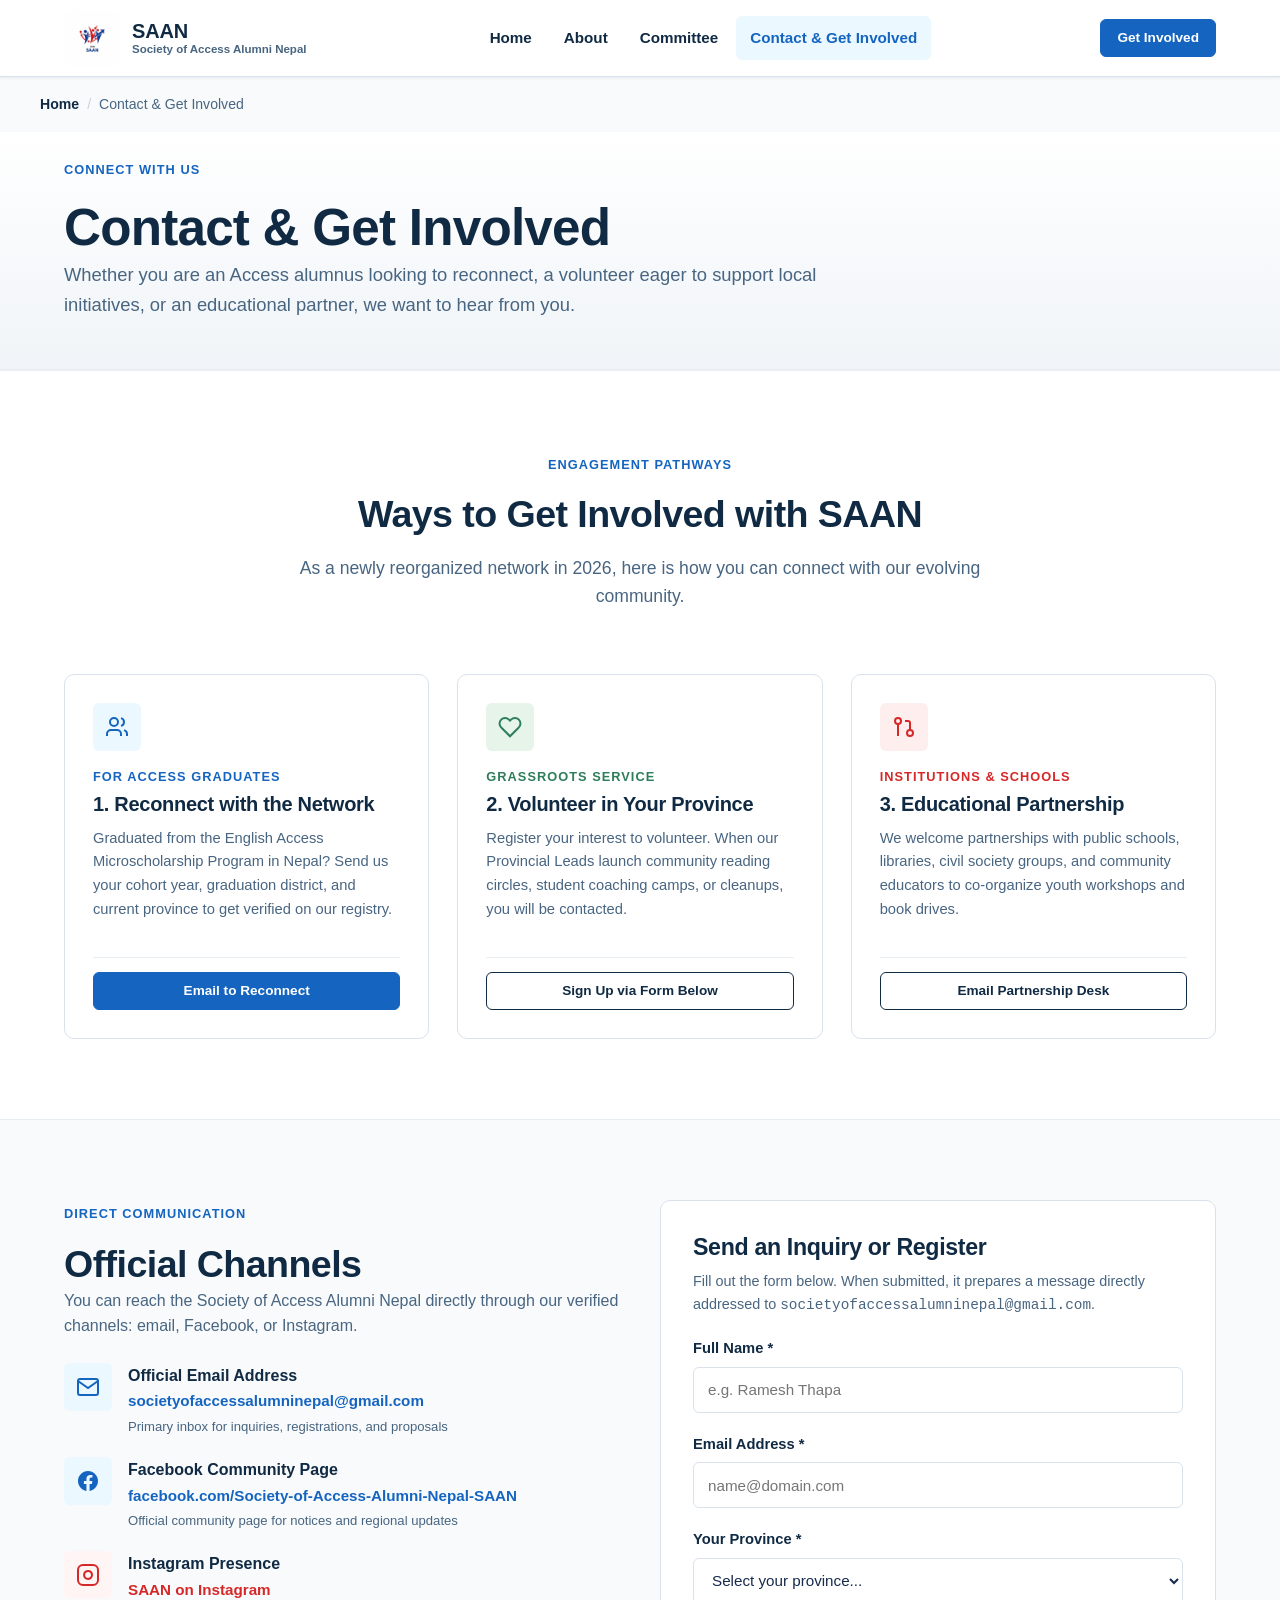
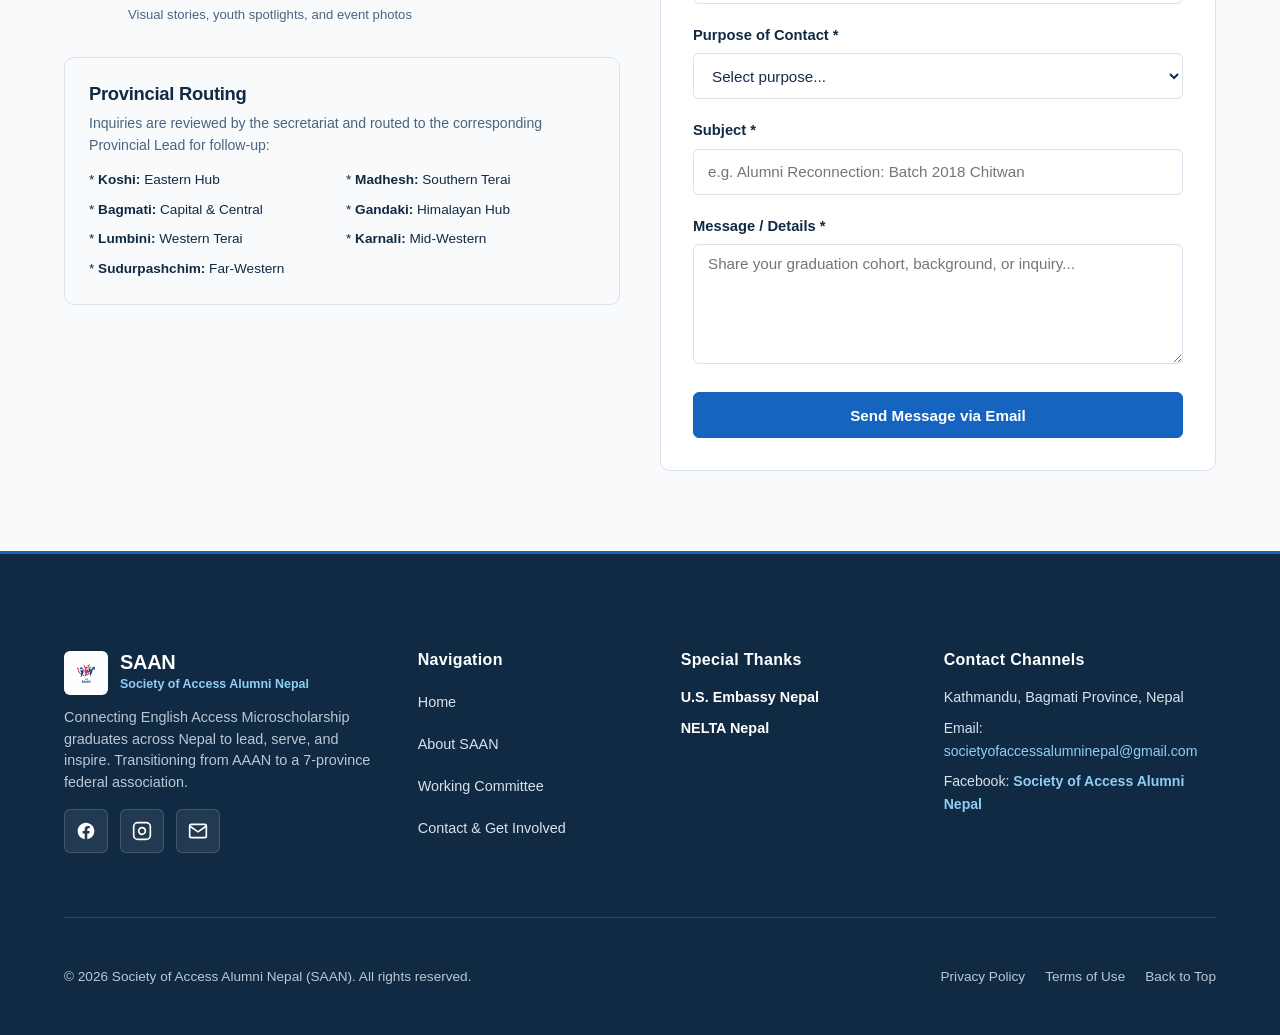
<file: contact.html>
<!DOCTYPE html>
<html lang="en">
<head>
  <meta charset="UTF-8">
  <meta name="viewport" content="width=device-width, initial-scale=1.0">
  <title>Contact &amp; Get Involved | SAAN</title>
  <meta name="description" content="Connect with the Society of Access Alumni Nepal (SAAN). Inquire about alumni registration, volunteer opportunities, and partnerships via email, Facebook, or Instagram.">
  <link rel="stylesheet" href="css/style.css">
  <link rel="icon" href="images/saan_logo.jpg" type="image/jpeg">
</head>
<body>
  <a href="#main-content" class="skip-link">Skip to main content</a>

  <!-- Header -->
  <header class="site-header">
    <div class="container header-container">
      <a href="index.html" class="brand-link" aria-label="SAAN Home">
        <img src="images/saan_logo.jpg" alt="Society of Access Alumni Nepal Logo" class="brand-logo-img" width="56" height="56">
        <div class="brand-text">
          <span class="brand-acronym">SAAN</span>
          <span class="brand-tagline">Society of Access Alumni Nepal</span>
        </div>
      </a>

      <nav class="nav-desktop" aria-label="Main Navigation">
        <ul class="nav-links">
          <li><a href="index.html" class="nav-link">Home</a></li>
          <li><a href="about.html" class="nav-link">About</a></li>
          <li><a href="committee.html" class="nav-link">Committee</a></li>
          <li><a href="contact.html" class="nav-link active" aria-current="page">Contact &amp; Get Involved</a></li>
        </ul>
      </nav>

      <div class="header-cta-group">
        <a href="#get-involved" class="btn btn-primary btn-sm">Get Involved</a>
        <button type="button" class="nav-toggle-btn" aria-expanded="false" aria-controls="mobile-drawer" aria-label="Toggle navigation menu">
          <span class="nav-toggle-icon" aria-hidden="true">
            <span></span>
            <span></span>
            <span></span>
          </span>
          <span>Menu</span>
        </button>
      </div>
    </div>

    <!-- Mobile Drawer -->
    <div id="mobile-drawer" class="mobile-nav-drawer" aria-label="Mobile Navigation">
      <ul class="mobile-nav-links">
        <li><a href="index.html" class="nav-link">Home</a></li>
        <li><a href="about.html" class="nav-link">About SAAN</a></li>
        <li><a href="committee.html" class="nav-link">Committee &amp; Provincial Leads</a></li>
        <li><a href="contact.html" class="nav-link active" aria-current="page">Contact &amp; Get Involved</a></li>
      </ul>
      <a href="#get-involved" class="btn btn-primary btn-full">Get Involved with SAAN</a>
    </div>
  </header>

  <main id="main-content">
    <!-- Breadcrumbs -->
    <div class="container breadcrumbs">
      <ol>
        <li><a href="index.html">Home</a></li>
        <li aria-current="page">Contact &amp; Get Involved</li>
      </ol>
    </div>

    <!-- Page Header -->
    <section class="section-sm" style="background: linear-gradient(180deg, #FFFFFF 0%, #F0F4F8 100%); border-bottom: 1px solid var(--color-border-light);">
      <div class="container">
        <span class="eyebrow">Connect With Us</span>
        <h1>Contact &amp; Get Involved</h1>
        <p class="lead" style="max-width: 760px;">
          Whether you are an Access alumnus looking to reconnect, a volunteer eager to support local initiatives, or an educational partner, we want to hear from you.
        </p>
      </div>
    </section>

    <!-- Ways to Get Involved (Merged Section) -->
    <section class="section section-surface" id="get-involved">
      <div class="container">
        <div class="section-header text-center">
          <span class="eyebrow">Engagement Pathways</span>
          <h2>Ways to Get Involved with SAAN</h2>
          <p>As a newly reorganized network in 2026, here is how you can connect with our evolving community.</p>
        </div>

        <div class="grid-3" style="gap: 28px;">
          <!-- Pathway 1: Reconnect -->
          <article class="card" style="padding: 28px;">
            <div class="card-icon" aria-hidden="true" style="background: var(--color-blue-tint); color: var(--color-blue);">
              <svg width="24" height="24" viewBox="0 0 24 24" fill="none" stroke="currentColor" stroke-width="2">
                <path d="M16 21v-2a4 4 0 0 0-4-4H6a4 4 0 0 0-4 4v2"/><circle cx="9" cy="7" r="4"/><path d="M22 21v-2a4 4 0 0 0-3-3.87"/><path d="M16 3.13a4 4 0 0 1 0 7.75"/>
              </svg>
            </div>
            <span class="eyebrow" style="margin-bottom: 4px;">For Access Graduates</span>
            <h3 style="font-size: 1.25rem; margin-bottom: 10px;">1. Reconnect with the Network</h3>
            <p style="color: var(--color-text-muted); font-size: 0.92rem; line-height: 1.6; margin-bottom: 16px;">
              Graduated from the English Access Microscholarship Program in Nepal? Send us your cohort year, graduation district, and current province to get verified on our registry.
            </p>
            <div class="card-footer">
              <a href="mailto:societyofaccessalumninepal@gmail.com?subject=Alumni%20Network%20Reconnection" class="btn btn-primary btn-sm btn-full">Email to Reconnect</a>
            </div>
          </article>

          <!-- Pathway 2: Volunteer -->
          <article class="card" style="padding: 28px;">
            <div class="card-icon" aria-hidden="true" style="background: var(--color-green-tint); color: var(--color-green);">
              <svg width="24" height="24" viewBox="0 0 24 24" fill="none" stroke="currentColor" stroke-width="2">
                <path d="M20.84 4.61a5.5 5.5 0 0 0-7.78 0L12 5.67l-1.06-1.06a5.5 5.5 0 0 0-7.78 7.78l1.06 1.06L12 21.23l7.78-7.78 1.06-1.06a5.5 5.5 0 0 0 0-7.78z"/>
              </svg>
            </div>
            <span class="eyebrow" style="color: var(--color-green); margin-bottom: 4px;">Grassroots Service</span>
            <h3 style="font-size: 1.25rem; margin-bottom: 10px;">2. Volunteer in Your Province</h3>
            <p style="color: var(--color-text-muted); font-size: 0.92rem; line-height: 1.6; margin-bottom: 16px;">
              Register your interest to volunteer. When our Provincial Leads launch community reading circles, student coaching camps, or cleanups, you will be contacted.
            </p>
            <div class="card-footer">
              <a href="#contact-form" class="btn btn-secondary btn-sm btn-full">Sign Up via Form Below</a>
            </div>
          </article>

          <!-- Pathway 3: Partner -->
          <article class="card" style="padding: 28px;">
            <div class="card-icon" aria-hidden="true" style="background: var(--color-red-tint); color: var(--color-red);">
              <svg width="24" height="24" viewBox="0 0 24 24" fill="none" stroke="currentColor" stroke-width="2">
                <circle cx="18" cy="18" r="3"/><circle cx="6" cy="6" r="3"/><path d="M13 6h3a2 2 0 0 1 2 2v7"/><line x1="6" y1="9" x2="6" y2="21"/>
              </svg>
            </div>
            <span class="eyebrow" style="color: var(--color-red); margin-bottom: 4px;">Institutions &amp; Schools</span>
            <h3 style="font-size: 1.25rem; margin-bottom: 10px;">3. Educational Partnership</h3>
            <p style="color: var(--color-text-muted); font-size: 0.92rem; line-height: 1.6; margin-bottom: 16px;">
              We welcome partnerships with public schools, libraries, civil society groups, and community educators to co-organize youth workshops and book drives.
            </p>
            <div class="card-footer">
              <a href="mailto:societyofaccessalumninepal@gmail.com?subject=Partnership%20Inquiry%20with%20SAAN" class="btn btn-secondary btn-sm btn-full">Email Partnership Desk</a>
            </div>
          </article>
        </div>
      </div>
    </section>

    <!-- Main Contact & Interactive Form Section -->
    <section class="section" id="contact-channels">
      <div class="container">
        <div class="grid-2" style="gap: 40px; align-items: start;">
          
          <!-- Left: Official Contact Channels -->
          <div>
            <span class="eyebrow">Direct Communication</span>
            <h2>Official Channels</h2>
            <p style="color: var(--color-text-muted); margin-bottom: 24px;">
              You can reach the Society of Access Alumni Nepal directly through our verified channels: email, Facebook, or Instagram.
            </p>

            <div style="display: flex; flex-direction: column; gap: 20px; margin-bottom: 32px;">
              <!-- Email -->
              <div style="display: flex; gap: 16px;">
                <div style="width: 48px; height: 48px; border-radius: var(--radius-sm); background: var(--color-blue-tint); color: var(--color-blue); display: flex; align-items: center; justify-content: center; flex-shrink: 0;" aria-hidden="true">
                  <svg width="24" height="24" viewBox="0 0 24 24" fill="none" stroke="currentColor" stroke-width="2">
                    <path d="M4 4h16c1.1 0 2 .9 2 2v12c0 1.1-.9 2-2 2H4c-1.1 0-2-.9-2-2V6c0-1.1.9-2 2-2z"/><polyline points="22,6 12,13 2,6"/>
                  </svg>
                </div>
                <div>
                  <strong style="color: var(--color-navy); font-size: 1rem; display: block;">Official Email Address</strong>
                  <a href="mailto:societyofaccessalumninepal@gmail.com" style="color: var(--color-blue); font-size: 0.95rem; font-weight: 600;">societyofaccessalumninepal@gmail.com</a>
                  <span style="display: block; font-size: 0.82rem; color: var(--color-text-muted); margin-top: 2px;">Primary inbox for inquiries, registrations, and proposals</span>
                </div>
              </div>

              <!-- Facebook -->
              <div style="display: flex; gap: 16px;">
                <div style="width: 48px; height: 48px; border-radius: var(--radius-sm); background: var(--color-blue-tint); color: var(--color-blue); display: flex; align-items: center; justify-content: center; flex-shrink: 0;" aria-hidden="true">
                  <svg width="24" height="24" viewBox="0 0 24 24" fill="currentColor">
                    <path d="M22 12c0-5.523-4.477-10-10-10S2 6.477 2 12c0 4.991 3.657 9.128 8.438 9.878v-6.987h-2.54V12h2.54V9.797c0-2.506 1.492-3.89 3.777-3.89 1.094 0 2.238.195 2.238.195v2.46h-1.26c-1.243 0-1.63.771-1.63 1.562V12h2.773l-.443 2.89h-2.33v6.988C18.343 21.128 22 16.991 22 12z"/>
                  </svg>
                </div>
                <div>
                  <strong style="color: var(--color-navy); font-size: 1rem; display: block;">Facebook Community Page</strong>
                  <a href="https://www.facebook.com/people/Society-of-Access-Alumni-Nepal-SAAN/61586573927502/" target="_blank" rel="noopener noreferrer" style="color: var(--color-blue); font-size: 0.95rem; font-weight: 600;">
                    facebook.com/Society-of-Access-Alumni-Nepal-SAAN
                  </a>
                  <span style="display: block; font-size: 0.82rem; color: var(--color-text-muted); margin-top: 2px;">Official community page for notices and regional updates</span>
                </div>
              </div>

              <!-- Instagram -->
              <div style="display: flex; gap: 16px;">
                <div style="width: 48px; height: 48px; border-radius: var(--radius-sm); background: #FFF5F5; color: var(--color-red); display: flex; align-items: center; justify-content: center; flex-shrink: 0;" aria-hidden="true">
                  <svg width="24" height="24" viewBox="0 0 24 24" fill="none" stroke="currentColor" stroke-width="2">
                    <rect x="2" y="2" width="20" height="20" rx="5" ry="5"/>
                    <path d="M16 11.37A4 4 0 1 1 12.63 8 4 4 0 0 1 16 11.37z"/>
                    <line x1="17.5" y1="6.5" x2="17.51" y2="6.5"/>
                  </svg>
                </div>
                <div>
                  <strong style="color: var(--color-navy); font-size: 1rem; display: block;">Instagram Presence</strong>
                  <a href="https://instagram.com" target="_blank" rel="noopener noreferrer" style="color: var(--color-red); font-size: 0.95rem; font-weight: 600;">
                    SAAN on Instagram
                  </a>
                  <span style="display: block; font-size: 0.82rem; color: var(--color-text-muted); margin-top: 2px;">Visual stories, youth spotlights, and event photos</span>
                </div>
              </div>
            </div>

            <!-- Regional Routing Notice -->
            <div class="card" style="background: var(--color-bg); padding: 24px; border: 1px solid var(--color-border);">
              <h4 style="color: var(--color-navy); margin-bottom: 8px;">Provincial Routing</h4>
              <p style="font-size: 0.88rem; color: var(--color-text-muted); margin-bottom: 12px; line-height: 1.55;">
                Inquiries are reviewed by the secretariat and routed to the corresponding Provincial Lead for follow-up:
              </p>
              <ul style="display: grid; grid-template-columns: 1fr 1fr; gap: 8px; font-size: 0.85rem; color: var(--color-navy); list-style: none;">
                <li>* <strong>Koshi:</strong> Eastern Hub</li>
                <li>* <strong>Madhesh:</strong> Southern Terai</li>
                <li>* <strong>Bagmati:</strong> Capital &amp; Central</li>
                <li>* <strong>Gandaki:</strong> Himalayan Hub</li>
                <li>* <strong>Lumbini:</strong> Western Terai</li>
                <li>* <strong>Karnali:</strong> Mid-Western</li>
                <li>* <strong>Sudurpashchim:</strong> Far-Western</li>
              </ul>
            </div>
          </div>

          <!-- Right: Interactive Contact & Get Involved Form -->
          <div class="card" style="padding: 32px;">
            <h3 style="margin-bottom: 8px;">Send an Inquiry or Register</h3>
            <p style="font-size: 0.9rem; color: var(--color-text-muted); margin-bottom: 20px;">
              Fill out the form below. When submitted, it prepares a message directly addressed to <code>societyofaccessalumninepal@gmail.com</code>.
            </p>

            <div id="form-status-alert" class="alert" style="display: none;" role="alert" tabindex="-1"></div>

            <form id="contact-form" novalidate>
              <div class="form-group">
                <label for="sender-name" class="form-label">Full Name *</label>
                <input type="text" id="sender-name" class="form-input" required placeholder="e.g. Ramesh Thapa">
                <div class="form-error-msg">Please enter your name (at least 2 characters).</div>
              </div>

              <div class="form-group">
                <label for="sender-email" class="form-label">Email Address *</label>
                <input type="email" id="sender-email" class="form-input" required placeholder="name@domain.com">
                <div class="form-error-msg">Please enter a valid email address.</div>
              </div>

              <div class="form-group">
                <label for="sender-province" class="form-label">Your Province *</label>
                <select id="sender-province" class="form-select" required>
                  <option value="">Select your province...</option>
                  <option value="koshi">Koshi Province</option>
                  <option value="madhesh">Madhesh Province</option>
                  <option value="bagmati">Bagmati Province</option>
                  <option value="gandaki">Gandaki Province</option>
                  <option value="lumbini">Lumbini Province</option>
                  <option value="karnali">Karnali Province</option>
                  <option value="sudurpashchim">Sudurpashchim Province</option>
                </select>
                <div class="form-error-msg">Please select your province.</div>
              </div>

              <div class="form-group">
                <label for="sender-reason" class="form-label">Purpose of Contact *</label>
                <select id="sender-reason" class="form-select" required>
                  <option value="">Select purpose...</option>
                  <option value="reconnect">Reconnect with Access Alumni Network</option>
                  <option value="volunteer">Volunteer for Future Initiatives</option>
                  <option value="partnership">Educational / Institutional Partnership</option>
                  <option value="general">General Inquiry or Question</option>
                </select>
                <div class="form-error-msg">Please choose a purpose.</div>
              </div>

              <div class="form-group">
                <label for="sender-subject" class="form-label">Subject *</label>
                <input type="text" id="sender-subject" class="form-input" required placeholder="e.g. Alumni Reconnection: Batch 2018 Chitwan">
                <div class="form-error-msg">Please provide a subject line.</div>
              </div>

              <div class="form-group">
                <label for="sender-message" class="form-label">Message / Details *</label>
                <textarea id="sender-message" class="form-textarea" required placeholder="Share your graduation cohort, background, or inquiry..."></textarea>
                <div class="form-error-msg">Please write your message (at least 10 characters).</div>
              </div>

              <button type="submit" class="btn btn-primary btn-full">Send Message via Email</button>
            </form>
          </div>
        </div>
      </div>
    </section>
  </main>

  <!-- Site Footer -->
  <footer class="site-footer">
    <div class="container">
      <div class="footer-grid">
        <!-- Col 1: Brand -->
        <div class="footer-brand">
          <a href="index.html" style="text-decoration: none; display: flex; align-items: center; gap: 12px; margin-bottom: 12px;">
            <img src="images/saan_logo.jpg" alt="SAAN Logo" style="width: 44px; height: 44px; object-fit: contain; border-radius: 6px; background: #FFFFFF; padding: 2px;">
            <div>
              <h3 style="color: #FFFFFF; margin: 0; font-size: 1.25rem;">SAAN</h3>
              <p style="font-size: 0.78rem; font-weight: 700; color: #90CDF4; margin: 0;">Society of Access Alumni Nepal</p>
            </div>
          </a>
          <p class="footer-tagline">
            Connecting English Access Microscholarship graduates across Nepal to lead, serve, and inspire. Transitioning from AAAN to a 7-province federal association.
          </p>
          <div class="social-media-bar">
            <!-- Facebook -->
            <a href="https://www.facebook.com/people/Society-of-Access-Alumni-Nepal-SAAN/61586573927502/" target="_blank" rel="noopener noreferrer" class="social-link" aria-label="SAAN on Facebook">
              <svg width="20" height="20" viewBox="0 0 24 24" fill="currentColor">
                <path d="M22 12c0-5.523-4.477-10-10-10S2 6.477 2 12c0 4.991 3.657 9.128 8.438 9.878v-6.987h-2.54V12h2.54V9.797c0-2.506 1.492-3.89 3.777-3.89 1.094 0 2.238.195 2.238.195v2.46h-1.26c-1.243 0-1.63.771-1.63 1.562V12h2.773l-.443 2.89h-2.33v6.988C18.343 21.128 22 16.991 22 12z"/>
              </svg>
            </a>
            <!-- Instagram -->
            <a href="https://instagram.com" target="_blank" rel="noopener noreferrer" class="social-link" aria-label="SAAN on Instagram">
              <svg width="20" height="20" viewBox="0 0 24 24" fill="none" stroke="currentColor" stroke-width="2">
                <rect x="2" y="2" width="20" height="20" rx="5" ry="5"/>
                <path d="M16 11.37A4 4 0 1 1 12.63 8 4 4 0 0 1 16 11.37z"/>
                <line x1="17.5" y1="6.5" x2="17.51" y2="6.5"/>
              </svg>
            </a>
            <!-- Email -->
            <a href="mailto:societyofaccessalumninepal@gmail.com" class="social-link" aria-label="Email SAAN Secretariat">
              <svg width="20" height="20" viewBox="0 0 24 24" fill="none" stroke="currentColor" stroke-width="2">
                <path d="M4 4h16c1.1 0 2 .9 2 2v12c0 1.1-.9 2-2 2H4c-1.1 0-2-.9-2-2V6c0-1.1.9-2 2-2z"/>
                <polyline points="22,6 12,13 2,6"/>
              </svg>
            </a>
          </div>
        </div>

        <!-- Col 2: Navigation -->
        <div>
          <h4 class="footer-col-title">Navigation</h4>
          <ul class="footer-links">
            <li><a href="index.html" class="footer-link">Home</a></li>
            <li><a href="about.html" class="footer-link">About SAAN</a></li>
            <li><a href="committee.html" class="footer-link">Working Committee</a></li>
            <li><a href="contact.html" class="footer-link">Contact &amp; Get Involved</a></li>
          </ul>
        </div>

        <!-- Col 3: Special Thanks -->
        <div>
          <h4 class="footer-col-title">Special Thanks</h4>
          <p style="font-size: 0.9rem; color: #FFFFFF; font-weight: 700; margin-bottom: 8px;">
            U.S. Embassy Nepal
          </p>
          <p style="font-size: 0.9rem; color: #FFFFFF; font-weight: 700;">
            NELTA Nepal
          </p>
        </div>

        <!-- Col 4: Contact -->
        <div>
          <h4 class="footer-col-title">Contact Channels</h4>
          <p style="font-size: 0.9rem; color: #D9E2EC; margin-bottom: 8px;">
            Kathmandu, Bagmati Province, Nepal
          </p>
          <p style="font-size: 0.88rem; color: #D9E2EC; margin-bottom: 8px;">
            Email: <a href="mailto:societyofaccessalumninepal@gmail.com" style="color: #90CDF4;">societyofaccessalumninepal@gmail.com</a>
          </p>
          <p style="font-size: 0.88rem; color: #D9E2EC;">
            Facebook: <a href="https://www.facebook.com/people/Society-of-Access-Alumni-Nepal-SAAN/61586573927502/" target="_blank" rel="noopener noreferrer" style="color: #90CDF4; font-weight: 600;">Society of Access Alumni Nepal</a>
          </p>
        </div>
      </div>

      <!-- Footer Bottom -->
      <div class="footer-bottom">
        <div>
          &copy; 2026 Society of Access Alumni Nepal (SAAN). All rights reserved.
        </div>
        <div class="footer-legal-links">
          <a href="privacy.html">Privacy Policy</a>
          <a href="terms.html">Terms of Use</a>
          <a href="#main-content">Back to Top</a>
        </div>
      </div>
    </div>
  </footer>

  <script src="js/main.js"></script>
</body>
</html>
</file>
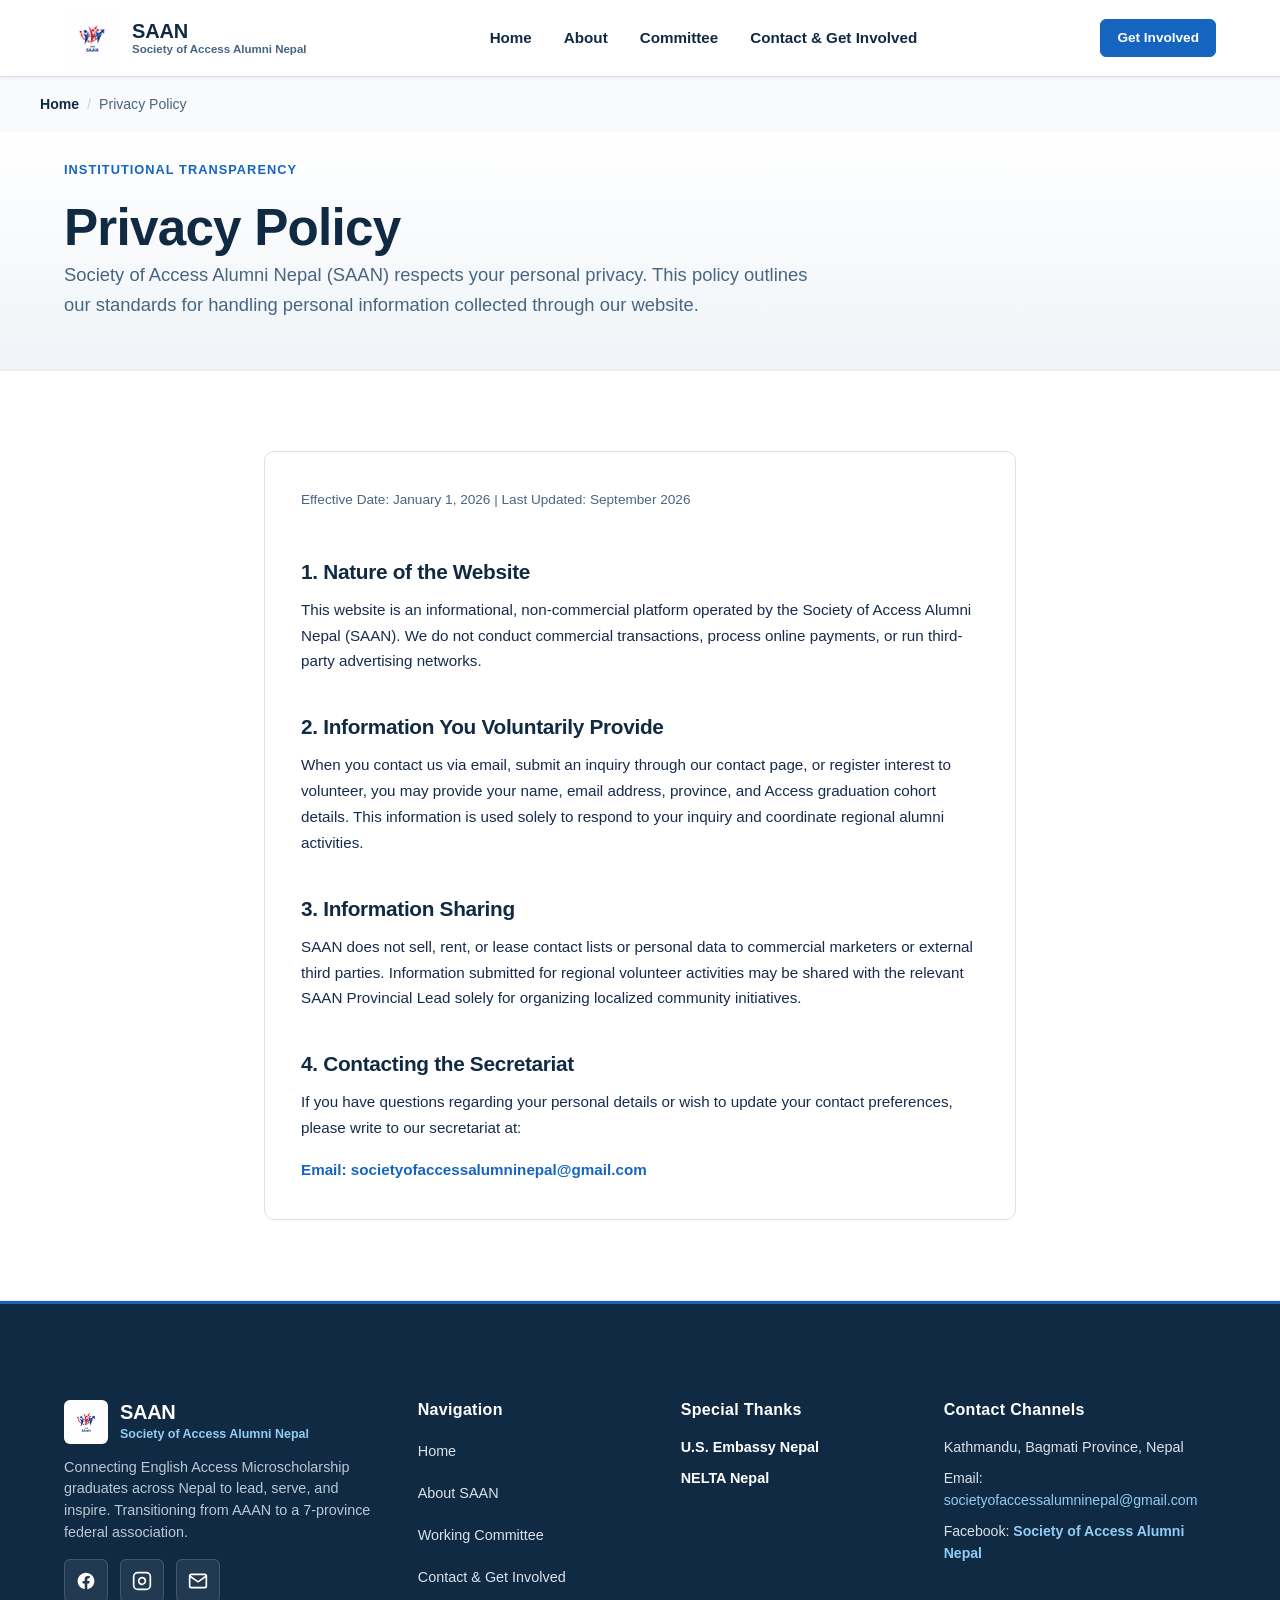
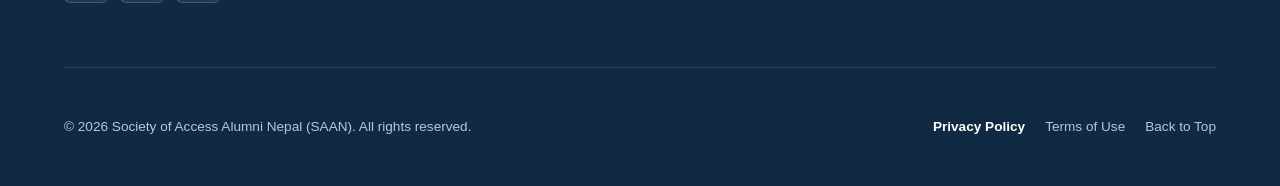
<file: privacy.html>
<!DOCTYPE html>
<html lang="en">
<head>
  <meta charset="UTF-8">
  <meta name="viewport" content="width=device-width, initial-scale=1.0">
  <title>Privacy Policy | SAAN</title>
  <meta name="description" content="Privacy policy of the Society of Access Alumni Nepal (SAAN). Explaining how we protect information and manage visitor data.">
  <link rel="stylesheet" href="css/style.css">
  <link rel="icon" href="images/saan_logo.jpg" type="image/jpeg">
</head>
<body>
  <a href="#main-content" class="skip-link">Skip to main content</a>

  <!-- Header -->
  <header class="site-header">
    <div class="container header-container">
      <a href="index.html" class="brand-link" aria-label="SAAN Home">
        <img src="images/saan_logo.jpg" alt="Society of Access Alumni Nepal Logo" class="brand-logo-img" width="44" height="44">
        <div class="brand-text">
          <span class="brand-acronym">SAAN</span>
          <span class="brand-tagline">Society of Access Alumni Nepal</span>
        </div>
      </a>

      <nav class="nav-desktop" aria-label="Main Navigation">
        <ul class="nav-links">
          <li><a href="index.html" class="nav-link">Home</a></li>
          <li><a href="about.html" class="nav-link">About</a></li>
          <li><a href="committee.html" class="nav-link">Committee</a></li>
          <li><a href="contact.html" class="nav-link">Contact &amp; Get Involved</a></li>
        </ul>
      </nav>

      <div class="header-cta-group">
        <a href="contact.html" class="btn btn-primary btn-sm">Get Involved</a>
        <button type="button" class="nav-toggle-btn" aria-expanded="false" aria-controls="mobile-drawer" aria-label="Toggle navigation menu">
          <span class="nav-toggle-icon" aria-hidden="true">
            <span></span>
            <span></span>
            <span></span>
          </span>
          <span>Menu</span>
        </button>
      </div>
    </div>

    <!-- Mobile Drawer -->
    <div id="mobile-drawer" class="mobile-nav-drawer" aria-label="Mobile Navigation">
      <ul class="mobile-nav-links">
        <li><a href="index.html" class="nav-link">Home</a></li>
        <li><a href="about.html" class="nav-link">About SAAN</a></li>
        <li><a href="committee.html" class="nav-link">Committee &amp; Provincial Leads</a></li>
        <li><a href="contact.html" class="nav-link">Contact &amp; Get Involved</a></li>
      </ul>
      <a href="contact.html" class="btn btn-primary btn-full">Get Involved with SAAN</a>
    </div>
  </header>

  <main id="main-content">
    <div class="container breadcrumbs">
      <ol>
        <li><a href="index.html">Home</a></li>
        <li aria-current="page">Privacy Policy</li>
      </ol>
    </div>

    <section class="section-sm" style="background: linear-gradient(180deg, #FFFFFF 0%, #F0F4F8 100%); border-bottom: 1px solid var(--color-border-light);">
      <div class="container">
        <span class="eyebrow">Institutional Transparency</span>
        <h1>Privacy Policy</h1>
        <p class="lead" style="max-width: 760px;">
          Society of Access Alumni Nepal (SAAN) respects your personal privacy. This policy outlines our standards for handling personal information collected through our website.
        </p>
      </div>
    </section>

    <section class="section section-surface">
      <div class="container" style="max-width: 800px; margin: 0 auto;">
        <article class="card" style="padding: 36px; line-height: 1.7; color: var(--color-text);">
          <p style="font-size: 0.85rem; color: var(--color-text-muted); margin-bottom: 24px;">
            Effective Date: January 1, 2026 | Last Updated: September 2026
          </p>

          <h2 style="font-size: 1.3rem; margin-top: 24px; margin-bottom: 12px; color: var(--color-navy);">1. Nature of the Website</h2>
          <p style="font-size: 0.95rem; margin-bottom: 16px;">
            This website is an informational, non-commercial platform operated by the Society of Access Alumni Nepal (SAAN). We do not conduct commercial transactions, process online payments, or run third-party advertising networks.
          </p>

          <h2 style="font-size: 1.3rem; margin-top: 24px; margin-bottom: 12px; color: var(--color-navy);">2. Information You Voluntarily Provide</h2>
          <p style="font-size: 0.95rem; margin-bottom: 16px;">
            When you contact us via email, submit an inquiry through our contact page, or register interest to volunteer, you may provide your name, email address, province, and Access graduation cohort details. This information is used solely to respond to your inquiry and coordinate regional alumni activities.
          </p>

          <h2 style="font-size: 1.3rem; margin-top: 24px; margin-bottom: 12px; color: var(--color-navy);">3. Information Sharing</h2>
          <p style="font-size: 0.95rem; margin-bottom: 16px;">
            SAAN does not sell, rent, or lease contact lists or personal data to commercial marketers or external third parties. Information submitted for regional volunteer activities may be shared with the relevant SAAN Provincial Lead solely for organizing localized community initiatives.
          </p>

          <h2 style="font-size: 1.3rem; margin-top: 24px; margin-bottom: 12px; color: var(--color-navy);">4. Contacting the Secretariat</h2>
          <p style="font-size: 0.95rem; margin-bottom: 16px;">
            If you have questions regarding your personal details or wish to update your contact preferences, please write to our secretariat at:
          </p>
          <p style="font-size: 0.95rem; font-weight: 600; color: var(--color-blue);">
            Email: <a href="mailto:societyofaccessalumninepal@gmail.com" style="color: var(--color-blue);">societyofaccessalumninepal@gmail.com</a>
          </p>
        </article>
      </div>
    </section>
  </main>

  <!-- Site Footer -->
  <footer class="site-footer">
    <div class="container">
      <div class="footer-grid">
        <!-- Col 1: Brand -->
        <div class="footer-brand">
          <a href="index.html" style="text-decoration: none; display: flex; align-items: center; gap: 12px; margin-bottom: 12px;">
            <img src="images/saan_logo.jpg" alt="SAAN Logo" style="width: 44px; height: 44px; object-fit: contain; border-radius: 6px; background: #FFFFFF; padding: 2px;">
            <div>
              <h3 style="color: #FFFFFF; margin: 0; font-size: 1.25rem;">SAAN</h3>
              <p style="font-size: 0.78rem; font-weight: 700; color: #90CDF4; margin: 0;">Society of Access Alumni Nepal</p>
            </div>
          </a>
          <p class="footer-tagline">
            Connecting English Access Microscholarship graduates across Nepal to lead, serve, and inspire. Transitioning from AAAN to a 7-province federal association.
          </p>
          <div class="social-media-bar">
            <!-- Facebook -->
            <a href="https://www.facebook.com/people/Society-of-Access-Alumni-Nepal-SAAN/61586573927502/" target="_blank" rel="noopener noreferrer" class="social-link" aria-label="SAAN on Facebook">
              <svg width="20" height="20" viewBox="0 0 24 24" fill="currentColor">
                <path d="M22 12c0-5.523-4.477-10-10-10S2 6.477 2 12c0 4.991 3.657 9.128 8.438 9.878v-6.987h-2.54V12h2.54V9.797c0-2.506 1.492-3.89 3.777-3.89 1.094 0 2.238.195 2.238.195v2.46h-1.26c-1.243 0-1.63.771-1.63 1.562V12h2.773l-.443 2.89h-2.33v6.988C18.343 21.128 22 16.991 22 12z"/>
              </svg>
            </a>
            <!-- Instagram -->
            <a href="https://instagram.com" target="_blank" rel="noopener noreferrer" class="social-link" aria-label="SAAN on Instagram">
              <svg width="20" height="20" viewBox="0 0 24 24" fill="none" stroke="currentColor" stroke-width="2">
                <rect x="2" y="2" width="20" height="20" rx="5" ry="5"/>
                <path d="M16 11.37A4 4 0 1 1 12.63 8 4 4 0 0 1 16 11.37z"/>
                <line x1="17.5" y1="6.5" x2="17.51" y2="6.5"/>
              </svg>
            </a>
            <!-- Email -->
            <a href="mailto:societyofaccessalumninepal@gmail.com" class="social-link" aria-label="Email SAAN Secretariat">
              <svg width="20" height="20" viewBox="0 0 24 24" fill="none" stroke="currentColor" stroke-width="2">
                <path d="M4 4h16c1.1 0 2 .9 2 2v12c0 1.1-.9 2-2 2H4c-1.1 0-2-.9-2-2V6c0-1.1.9-2 2-2z"/>
                <polyline points="22,6 12,13 2,6"/>
              </svg>
            </a>
          </div>
        </div>

        <!-- Col 2: Navigation -->
        <div>
          <h4 class="footer-col-title">Navigation</h4>
          <ul class="footer-links">
            <li><a href="index.html" class="footer-link">Home</a></li>
            <li><a href="about.html" class="footer-link">About SAAN</a></li>
            <li><a href="committee.html" class="footer-link">Working Committee</a></li>
            <li><a href="contact.html" class="footer-link">Contact &amp; Get Involved</a></li>
          </ul>
        </div>

        <!-- Col 3: Special Thanks -->
        <div>
          <h4 class="footer-col-title">Special Thanks</h4>
          <p style="font-size: 0.9rem; color: #FFFFFF; font-weight: 700; margin-bottom: 8px;">
            U.S. Embassy Nepal
          </p>
          <p style="font-size: 0.9rem; color: #FFFFFF; font-weight: 700;">
            NELTA Nepal
          </p>
        </div>

        <!-- Col 4: Contact -->
        <div>
          <h4 class="footer-col-title">Contact Channels</h4>
          <p style="font-size: 0.9rem; color: #D9E2EC; margin-bottom: 8px;">
            Kathmandu, Bagmati Province, Nepal
          </p>
          <p style="font-size: 0.88rem; color: #D9E2EC; margin-bottom: 8px;">
            Email: <a href="mailto:societyofaccessalumninepal@gmail.com" style="color: #90CDF4;">societyofaccessalumninepal@gmail.com</a>
          </p>
          <p style="font-size: 0.88rem; color: #D9E2EC;">
            Facebook: <a href="https://www.facebook.com/people/Society-of-Access-Alumni-Nepal-SAAN/61586573927502/" target="_blank" rel="noopener noreferrer" style="color: #90CDF4; font-weight: 600;">Society of Access Alumni Nepal</a>
          </p>
        </div>
      </div>

      <!-- Footer Bottom -->
      <div class="footer-bottom">
        <div>
          &copy; 2026 Society of Access Alumni Nepal (SAAN). All rights reserved.
        </div>
        <div class="footer-legal-links">
          <a href="privacy.html" style="color: #FFFFFF; font-weight: 700;">Privacy Policy</a>
          <a href="terms.html">Terms of Use</a>
          <a href="#main-content">Back to Top</a>
        </div>
      </div>
    </div>
  </footer>

  <script src="js/main.js"></script>
</body>
</html>
</file>
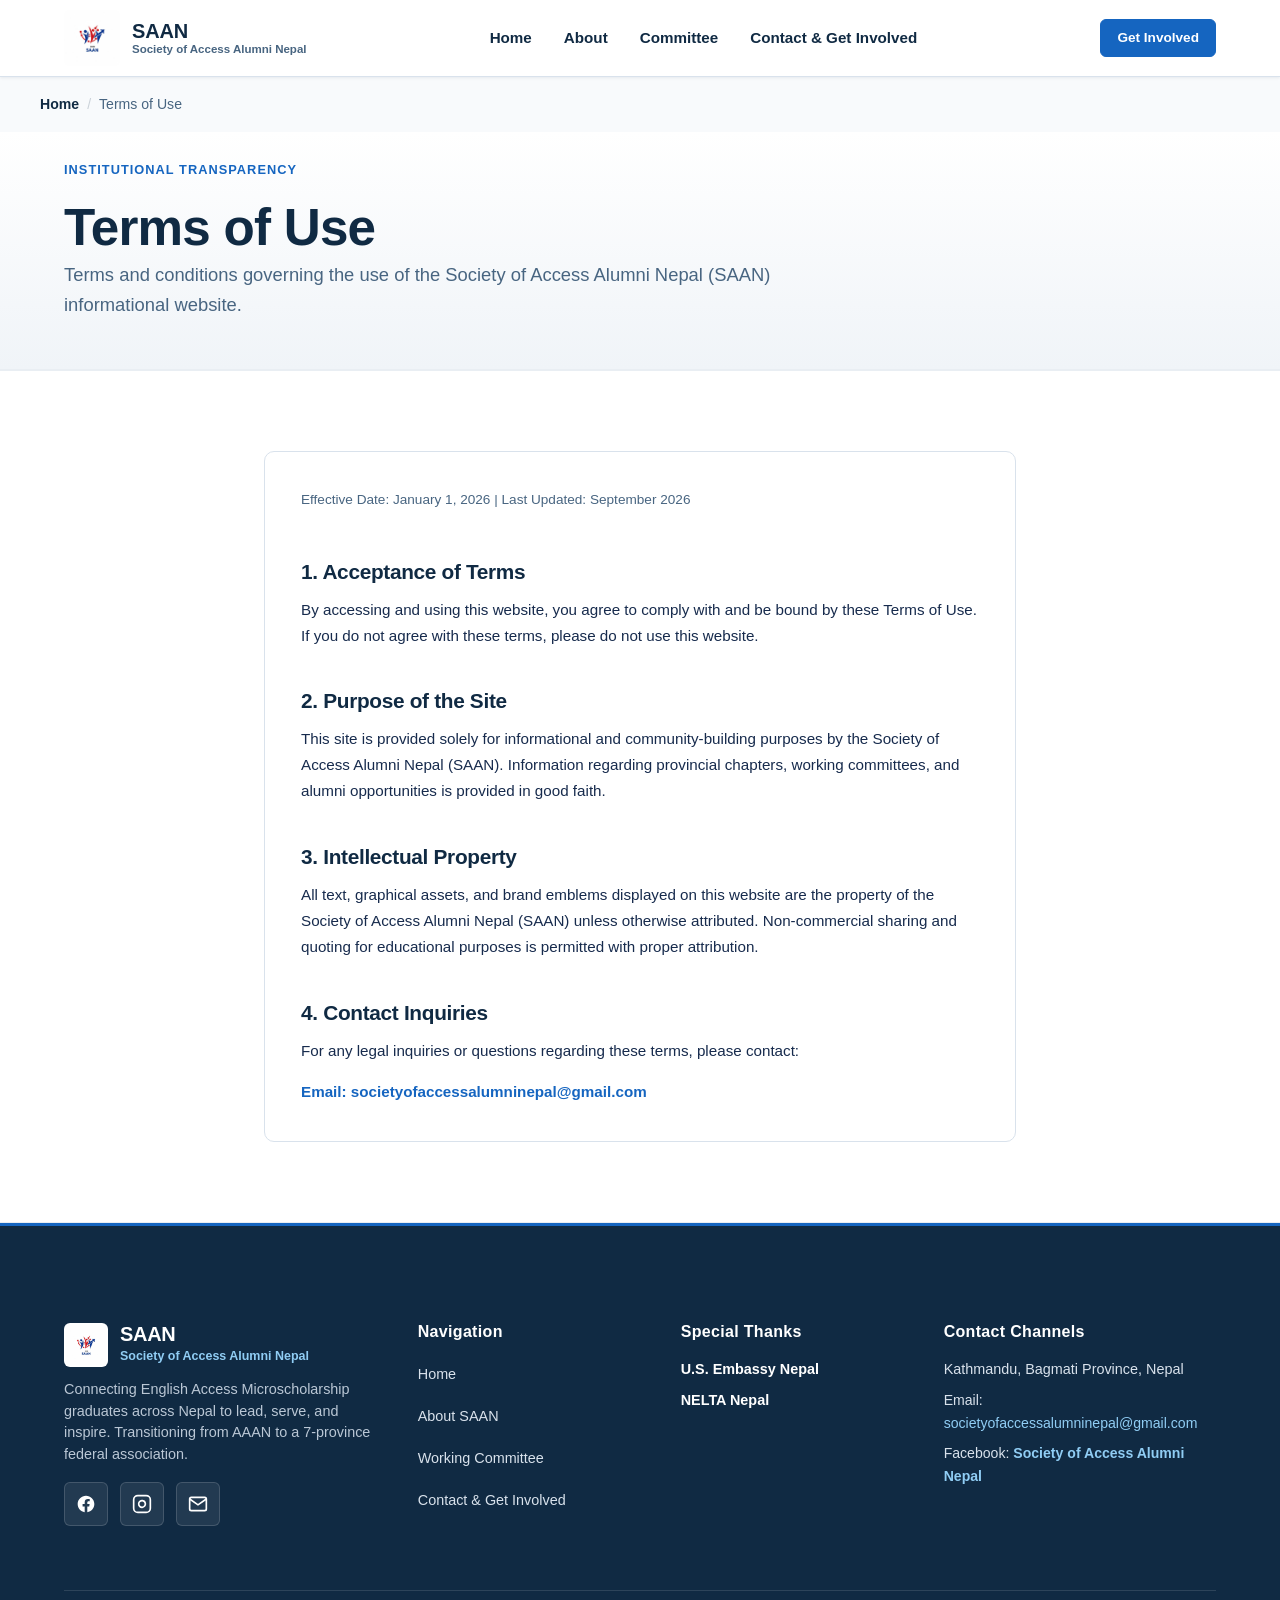
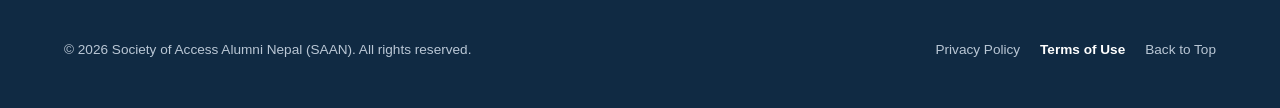
<file: terms.html>
<!DOCTYPE html>
<html lang="en">
<head>
  <meta charset="UTF-8">
  <meta name="viewport" content="width=device-width, initial-scale=1.0">
  <title>Terms of Use | SAAN</title>
  <meta name="description" content="Terms of use for the Society of Access Alumni Nepal (SAAN) informational website.">
  <link rel="stylesheet" href="css/style.css">
  <link rel="icon" href="images/saan_logo.jpg" type="image/jpeg">
</head>
<body>
  <a href="#main-content" class="skip-link">Skip to main content</a>

  <!-- Header -->
  <header class="site-header">
    <div class="container header-container">
      <a href="index.html" class="brand-link" aria-label="SAAN Home">
        <img src="images/saan_logo.jpg" alt="Society of Access Alumni Nepal Logo" class="brand-logo-img" width="44" height="44">
        <div class="brand-text">
          <span class="brand-acronym">SAAN</span>
          <span class="brand-tagline">Society of Access Alumni Nepal</span>
        </div>
      </a>

      <nav class="nav-desktop" aria-label="Main Navigation">
        <ul class="nav-links">
          <li><a href="index.html" class="nav-link">Home</a></li>
          <li><a href="about.html" class="nav-link">About</a></li>
          <li><a href="committee.html" class="nav-link">Committee</a></li>
          <li><a href="contact.html" class="nav-link">Contact &amp; Get Involved</a></li>
        </ul>
      </nav>

      <div class="header-cta-group">
        <a href="contact.html" class="btn btn-primary btn-sm">Get Involved</a>
        <button type="button" class="nav-toggle-btn" aria-expanded="false" aria-controls="mobile-drawer" aria-label="Toggle navigation menu">
          <span class="nav-toggle-icon" aria-hidden="true">
            <span></span>
            <span></span>
            <span></span>
          </span>
          <span>Menu</span>
        </button>
      </div>
    </div>

    <!-- Mobile Drawer -->
    <div id="mobile-drawer" class="mobile-nav-drawer" aria-label="Mobile Navigation">
      <ul class="mobile-nav-links">
        <li><a href="index.html" class="nav-link">Home</a></li>
        <li><a href="about.html" class="nav-link">About SAAN</a></li>
        <li><a href="committee.html" class="nav-link">Committee &amp; Provincial Leads</a></li>
        <li><a href="contact.html" class="nav-link">Contact &amp; Get Involved</a></li>
      </ul>
      <a href="contact.html" class="btn btn-primary btn-full">Get Involved with SAAN</a>
    </div>
  </header>

  <main id="main-content">
    <div class="container breadcrumbs">
      <ol>
        <li><a href="index.html">Home</a></li>
        <li aria-current="page">Terms of Use</li>
      </ol>
    </div>

    <section class="section-sm" style="background: linear-gradient(180deg, #FFFFFF 0%, #F0F4F8 100%); border-bottom: 1px solid var(--color-border-light);">
      <div class="container">
        <span class="eyebrow">Institutional Transparency</span>
        <h1>Terms of Use</h1>
        <p class="lead" style="max-width: 760px;">
          Terms and conditions governing the use of the Society of Access Alumni Nepal (SAAN) informational website.
        </p>
      </div>
    </section>

    <section class="section section-surface">
      <div class="container" style="max-width: 800px; margin: 0 auto;">
        <article class="card" style="padding: 36px; line-height: 1.7; color: var(--color-text);">
          <p style="font-size: 0.85rem; color: var(--color-text-muted); margin-bottom: 24px;">
            Effective Date: January 1, 2026 | Last Updated: September 2026
          </p>

          <h2 style="font-size: 1.3rem; margin-top: 24px; margin-bottom: 12px; color: var(--color-navy);">1. Acceptance of Terms</h2>
          <p style="font-size: 0.95rem; margin-bottom: 16px;">
            By accessing and using this website, you agree to comply with and be bound by these Terms of Use. If you do not agree with these terms, please do not use this website.
          </p>

          <h2 style="font-size: 1.3rem; margin-top: 24px; margin-bottom: 12px; color: var(--color-navy);">2. Purpose of the Site</h2>
          <p style="font-size: 0.95rem; margin-bottom: 16px;">
            This site is provided solely for informational and community-building purposes by the Society of Access Alumni Nepal (SAAN). Information regarding provincial chapters, working committees, and alumni opportunities is provided in good faith.
          </p>

          <h2 style="font-size: 1.3rem; margin-top: 24px; margin-bottom: 12px; color: var(--color-navy);">3. Intellectual Property</h2>
          <p style="font-size: 0.95rem; margin-bottom: 16px;">
            All text, graphical assets, and brand emblems displayed on this website are the property of the Society of Access Alumni Nepal (SAAN) unless otherwise attributed. Non-commercial sharing and quoting for educational purposes is permitted with proper attribution.
          </p>

          <h2 style="font-size: 1.3rem; margin-top: 24px; margin-bottom: 12px; color: var(--color-navy);">4. Contact Inquiries</h2>
          <p style="font-size: 0.95rem; margin-bottom: 16px;">
            For any legal inquiries or questions regarding these terms, please contact:
          </p>
          <p style="font-size: 0.95rem; font-weight: 600; color: var(--color-blue);">
            Email: <a href="mailto:societyofaccessalumninepal@gmail.com" style="color: var(--color-blue);">societyofaccessalumninepal@gmail.com</a>
          </p>
        </article>
      </div>
    </section>
  </main>

  <!-- Site Footer -->
  <footer class="site-footer">
    <div class="container">
      <div class="footer-grid">
        <!-- Col 1: Brand -->
        <div class="footer-brand">
          <a href="index.html" style="text-decoration: none; display: flex; align-items: center; gap: 12px; margin-bottom: 12px;">
            <img src="images/saan_logo.jpg" alt="SAAN Logo" style="width: 44px; height: 44px; object-fit: contain; border-radius: 6px; background: #FFFFFF; padding: 2px;">
            <div>
              <h3 style="color: #FFFFFF; margin: 0; font-size: 1.25rem;">SAAN</h3>
              <p style="font-size: 0.78rem; font-weight: 700; color: #90CDF4; margin: 0;">Society of Access Alumni Nepal</p>
            </div>
          </a>
          <p class="footer-tagline">
            Connecting English Access Microscholarship graduates across Nepal to lead, serve, and inspire. Transitioning from AAAN to a 7-province federal association.
          </p>
          <div class="social-media-bar">
            <!-- Facebook -->
            <a href="https://www.facebook.com/people/Society-of-Access-Alumni-Nepal-SAAN/61586573927502/" target="_blank" rel="noopener noreferrer" class="social-link" aria-label="SAAN on Facebook">
              <svg width="20" height="20" viewBox="0 0 24 24" fill="currentColor">
                <path d="M22 12c0-5.523-4.477-10-10-10S2 6.477 2 12c0 4.991 3.657 9.128 8.438 9.878v-6.987h-2.54V12h2.54V9.797c0-2.506 1.492-3.89 3.777-3.89 1.094 0 2.238.195 2.238.195v2.46h-1.26c-1.243 0-1.63.771-1.63 1.562V12h2.773l-.443 2.89h-2.33v6.988C18.343 21.128 22 16.991 22 12z"/>
              </svg>
            </a>
            <!-- Instagram -->
            <a href="https://instagram.com" target="_blank" rel="noopener noreferrer" class="social-link" aria-label="SAAN on Instagram">
              <svg width="20" height="20" viewBox="0 0 24 24" fill="none" stroke="currentColor" stroke-width="2">
                <rect x="2" y="2" width="20" height="20" rx="5" ry="5"/>
                <path d="M16 11.37A4 4 0 1 1 12.63 8 4 4 0 0 1 16 11.37z"/>
                <line x1="17.5" y1="6.5" x2="17.51" y2="6.5"/>
              </svg>
            </a>
            <!-- Email -->
            <a href="mailto:societyofaccessalumninepal@gmail.com" class="social-link" aria-label="Email SAAN Secretariat">
              <svg width="20" height="20" viewBox="0 0 24 24" fill="none" stroke="currentColor" stroke-width="2">
                <path d="M4 4h16c1.1 0 2 .9 2 2v12c0 1.1-.9 2-2 2H4c-1.1 0-2-.9-2-2V6c0-1.1.9-2 2-2z"/>
                <polyline points="22,6 12,13 2,6"/>
              </svg>
            </a>
          </div>
        </div>

        <!-- Col 2: Navigation -->
        <div>
          <h4 class="footer-col-title">Navigation</h4>
          <ul class="footer-links">
            <li><a href="index.html" class="footer-link">Home</a></li>
            <li><a href="about.html" class="footer-link">About SAAN</a></li>
            <li><a href="committee.html" class="footer-link">Working Committee</a></li>
            <li><a href="contact.html" class="footer-link">Contact &amp; Get Involved</a></li>
          </ul>
        </div>

        <!-- Col 3: Special Thanks -->
        <div>
          <h4 class="footer-col-title">Special Thanks</h4>
          <p style="font-size: 0.9rem; color: #FFFFFF; font-weight: 700; margin-bottom: 8px;">
            U.S. Embassy Nepal
          </p>
          <p style="font-size: 0.9rem; color: #FFFFFF; font-weight: 700;">
            NELTA Nepal
          </p>
        </div>

        <!-- Col 4: Contact -->
        <div>
          <h4 class="footer-col-title">Contact Channels</h4>
          <p style="font-size: 0.9rem; color: #D9E2EC; margin-bottom: 8px;">
            Kathmandu, Bagmati Province, Nepal
          </p>
          <p style="font-size: 0.88rem; color: #D9E2EC; margin-bottom: 8px;">
            Email: <a href="mailto:societyofaccessalumninepal@gmail.com" style="color: #90CDF4;">societyofaccessalumninepal@gmail.com</a>
          </p>
          <p style="font-size: 0.88rem; color: #D9E2EC;">
            Facebook: <a href="https://www.facebook.com/people/Society-of-Access-Alumni-Nepal-SAAN/61586573927502/" target="_blank" rel="noopener noreferrer" style="color: #90CDF4; font-weight: 600;">Society of Access Alumni Nepal</a>
          </p>
        </div>
      </div>

      <!-- Footer Bottom -->
      <div class="footer-bottom">
        <div>
          &copy; 2026 Society of Access Alumni Nepal (SAAN). All rights reserved.
        </div>
        <div class="footer-legal-links">
          <a href="privacy.html">Privacy Policy</a>
          <a href="terms.html" style="color: #FFFFFF; font-weight: 700;">Terms of Use</a>
          <a href="#main-content">Back to Top</a>
        </div>
      </div>
    </div>
  </footer>

  <script src="js/main.js"></script>
</body>
</html>
</file>
<file: css/style.css>
/* ==========================================================================
   SAAN (Society of Access Alumni Nepal) Design System
   Visual Identity: Clean, Human, Credible, Nepal-Focused, Impact-Driven
   Antislop Dials: ENERGY 2 / RHYTHM 2 / MOTION 1
   ========================================================================== */

:root {
  /* Color Palette (WCAG AA Verified) */
  --color-navy: #102A43;
  --color-navy-light: #243B53;
  --color-blue: #1565C0;
  --color-blue-hover: #0D47A1;
  --color-blue-tint: #EBF8FF;
  --color-blue-border: #90CDF4;
  --color-red: #D62828;
  --color-red-tint: #FFEEEE;
  --color-green: #2E7D5B;
  --color-green-tint: #E6F4EA;
  --color-bg: #F8FAFC;
  --color-surface: #FFFFFF;
  --color-border: #D9E2EC;
  --color-border-light: #E9EEF3;
  --color-text: #172B4D;
  --color-text-muted: #486581;
  --color-text-on-dark: #FFFFFF;
  --color-text-muted-dark: #D9E2EC;

  /* Typography */
  --font-main: "Plus Jakarta Sans", "Inter", -apple-system, BlinkMacSystemFont, "Segoe UI", Roboto, sans-serif;
  --font-mono: "SFMono-Regular", Consolas, Menlo, monospace;

  /* Spacing Scale (8px Grid) */
  --space-2: 4px;
  --space-4: 8px;
  --space-8: 16px;
  --space-12: 24px;
  --space-16: 32px;
  --space-24: 48px;
  --space-32: 64px;
  --space-40: 80px;
  --space-48: 96px;

  /* Radius */
  --radius-sm: 6px;
  --radius-md: 10px;
  --radius-lg: 14px;
  --radius-full: 9999px;

  /* Shadows (Subtle elevation only - no floating mush) */
  --shadow-sm: 0 1px 3px rgba(16, 42, 67, 0.08);
  --shadow-md: 0 4px 12px rgba(16, 42, 67, 0.08);
  --shadow-lg: 0 10px 24px rgba(16, 42, 67, 0.12);

  /* Layout */
  --container-max: 1200px;
  --header-height: 76px;
  --transition-speed: 0.18s;
}

/* Reset and Base */
*, *::before, *::after {
  box-sizing: border-box;
  margin: 0;
  padding: 0;
}

html {
  font-size: 16px;
  scroll-behavior: smooth;
  -webkit-text-size-adjust: 100%;
}

body {
  font-family: var(--font-main);
  background-color: var(--color-bg);
  color: var(--color-text);
  line-height: 1.6;
  min-height: 100vh;
  display: flex;
  flex-direction: column;
  overflow-x: hidden;
}

img, svg {
  display: block;
  max-width: 100%;
  height: auto;
}

a {
  color: var(--color-blue);
  text-decoration: none;
  transition: color var(--transition-speed) ease;
}

a:hover {
  color: var(--color-blue-hover);
  text-decoration: underline;
}

/* Keyboard Focus Standard (R-32) */
:focus-visible {
  outline: 3px solid var(--color-blue);
  outline-offset: 2px;
  border-radius: var(--radius-sm);
}

/* Skip to Main Content (Accessibility) */
.skip-link {
  position: absolute;
  top: -60px;
  left: 16px;
  background: var(--color-navy);
  color: #FFFFFF;
  padding: 12px 20px;
  font-weight: 700;
  z-index: 99999;
  border-radius: var(--radius-sm);
  transition: top 0.2s ease;
  text-decoration: none;
}

.skip-link:focus {
  top: 16px;
}

/* Layout Utilities */
.container {
  width: 100%;
  max-width: var(--container-max);
  margin-left: auto;
  margin-right: auto;
  padding-left: 24px;
  padding-right: 24px;
}

.section {
  padding-top: var(--space-40);
  padding-bottom: var(--space-40);
}

.section-sm {
  padding-top: var(--space-12);
  padding-bottom: var(--space-24);
}

.section-navy {
  background-color: var(--color-navy);
  color: var(--color-text-on-dark);
}

.section-surface {
  background-color: var(--color-surface);
  border-top: 1px solid var(--color-border-light);
  border-bottom: 1px solid var(--color-border-light);
}

.section-subtle {
  background-color: #F0F4F8;
}

/* Typography Hierarchy */
h1, h2, h3, h4, h5, h6 {
  color: var(--color-navy);
  font-weight: 800;
  line-height: 1.25;
  letter-spacing: -0.015em;
}

.section-navy h1,
.section-navy h2,
.section-navy h3,
.section-navy h4 {
  color: var(--color-text-on-dark);
}

h1 {
  font-size: clamp(2.2rem, 4vw, 3.25rem);
}

h2 {
  font-size: clamp(1.75rem, 3vw, 2.35rem);
}

h3 {
  font-size: 1.45rem;
}

h4 {
  font-size: 1.15rem;
}

p {
  color: var(--color-text);
  margin-bottom: var(--space-12);
}

p:last-child {
  margin-bottom: 0;
}

.text-saan-blue {
  color: var(--color-blue) !important;
}

.text-saan-red {
  color: var(--color-red) !important;
}

.lead {
  font-size: 1.15rem;
  line-height: 1.65;
  color: var(--color-text-muted);
}

.section-navy .lead {
  color: var(--color-text-muted-dark);
}

.eyebrow {
  display: inline-block;
  font-size: 0.8rem;
  font-weight: 800;
  text-transform: uppercase;
  letter-spacing: 0.08em;
  color: var(--color-blue);
  margin-bottom: var(--space-8);
}

.section-navy .eyebrow {
  color: #63B3ED;
}

.section-header {
  margin-bottom: var(--space-32);
}

.section-header.text-center {
  text-align: center;
  max-width: 760px;
  margin-left: auto;
  margin-right: auto;
}

.section-header p {
  font-size: 1.1rem;
  color: var(--color-text-muted);
  margin-top: var(--space-8);
}

/* Interactive Elements & Buttons (44px Minimum Tap Area, R-03, R-26) */
.btn {
  display: inline-flex;
  align-items: center;
  justify-content: center;
  gap: 8px;
  min-height: 46px;
  padding: 10px 22px;
  font-family: inherit;
  font-size: 0.95rem;
  font-weight: 700;
  border-radius: var(--radius-sm);
  border: 1px solid transparent;
  cursor: pointer;
  text-decoration: none !important;
  transition: background-color var(--transition-speed) ease,
              border-color var(--transition-speed) ease,
              box-shadow var(--transition-speed) ease;
}

.btn-primary {
  background-color: var(--color-blue);
  color: #FFFFFF !important;
  border-color: var(--color-blue);
}

.btn-primary:hover {
  background-color: var(--color-blue-hover);
  border-color: var(--color-blue-hover);
  box-shadow: var(--shadow-sm);
}

.btn-secondary {
  background-color: transparent;
  color: var(--color-navy) !important;
  border-color: var(--color-navy);
}

.btn-secondary:hover {
  background-color: var(--color-navy);
  color: #FFFFFF !important;
}

.btn-outline-white {
  background-color: transparent;
  color: #FFFFFF !important;
  border-color: #FFFFFF;
}

.btn-outline-white:hover {
  background-color: #FFFFFF;
  color: var(--color-navy) !important;
}

.btn-red {
  background-color: var(--color-red);
  color: #FFFFFF !important;
  border-color: var(--color-red);
}

.btn-red:hover {
  background-color: #B71C1C;
  border-color: #B71C1C;
}

.btn-sm {
  min-height: 38px;
  padding: 6px 16px;
  font-size: 0.85rem;
}

.btn-full {
  width: 100%;
}

/* Header & Sticky Navigation (R-24) */
.site-header {
  position: sticky;
  top: 0;
  z-index: 1000;
  background-color: #FFFFFF;
  border-bottom: 1px solid var(--color-border);
  box-shadow: var(--shadow-sm);
}

.header-container {
  display: flex;
  align-items: center;
  justify-content: space-between;
  height: var(--header-height);
}

.brand-link {
  display: flex;
  align-items: center;
  gap: 12px;
  text-decoration: none;
  min-height: 48px;
}

.brand-logo-img {
  height: 56px;
  width: 56px;
  object-fit: contain;
  border-radius: var(--radius-sm);
  background: #FFFFFF;
  flex-shrink: 0;
}

.brand-text {
  display: flex;
  flex-direction: column;
  line-height: 1.15;
}

.brand-acronym {
  font-size: 1.25rem;
  font-weight: 800;
  letter-spacing: -0.01em;
  color: var(--color-navy);
}

.brand-tagline {
  font-size: 0.72rem;
  font-weight: 600;
  color: var(--color-text-muted);
}

/* Photo Placeholders for Leadership */
.photo-placeholder-box {
  width: 104px;
  height: 104px;
  border-radius: 50%;
  background: var(--color-bg);
  border: 2px dashed var(--color-border);
  margin: 0 auto 16px;
  display: flex;
  flex-direction: column;
  align-items: center;
  justify-content: center;
  color: var(--color-text-muted);
  position: relative;
  overflow: hidden;
  box-shadow: inset 0 2px 4px rgba(16, 42, 67, 0.04);
}

.photo-placeholder-box svg {
  color: var(--color-blue);
  margin-bottom: 2px;
}

.photo-placeholder-box span {
  font-size: 0.65rem;
  font-weight: 700;
  text-transform: uppercase;
  letter-spacing: 0.05em;
  color: var(--color-text-muted);
}

.nav-desktop {
  display: flex;
  align-items: center;
  gap: 4px;
}

.nav-links {
  display: flex;
  align-items: center;
  list-style: none;
  gap: 4px;
}

.nav-link {
  display: inline-flex;
  align-items: center;
  padding: 8px 14px;
  min-height: 44px;
  color: var(--color-navy);
  font-size: 0.95rem;
  font-weight: 600;
  border-radius: var(--radius-sm);
  text-decoration: none;
  transition: background-color var(--transition-speed) ease, color var(--transition-speed) ease;
}

.nav-link:hover {
  background-color: var(--color-border-light);
  color: var(--color-blue);
  text-decoration: none;
}

.nav-link.active {
  color: var(--color-blue);
  background-color: var(--color-blue-tint);
  font-weight: 700;
}

.header-cta-group {
  display: flex;
  align-items: center;
  gap: 12px;
}

/* Mobile Navigation Toggle (R-03) */
.nav-toggle-btn {
  display: none;
  background: transparent;
  border: 1px solid var(--color-border);
  border-radius: var(--radius-sm);
  padding: 8px 14px;
  min-height: 44px;
  min-width: 44px;
  cursor: pointer;
  align-items: center;
  gap: 8px;
  font-family: inherit;
  font-weight: 700;
  color: var(--color-navy);
}

.nav-toggle-btn:hover {
  background-color: var(--color-border-light);
}

.nav-toggle-icon {
  width: 22px;
  height: 18px;
  position: relative;
  display: inline-block;
}

.nav-toggle-icon span {
  position: absolute;
  height: 2.5px;
  width: 100%;
  background-color: var(--color-navy);
  border-radius: 2px;
  left: 0;
  transition: all 0.2s ease;
}

.nav-toggle-icon span:nth-child(1) { top: 0; }
.nav-toggle-icon span:nth-child(2) { top: 7px; }
.nav-toggle-icon span:nth-child(3) { top: 14px; }

.nav-toggle-btn[aria-expanded="true"] .nav-toggle-icon span:nth-child(1) {
  transform: rotate(45deg);
  top: 7px;
}
.nav-toggle-btn[aria-expanded="true"] .nav-toggle-icon span:nth-child(2) {
  opacity: 0;
}
.nav-toggle-btn[aria-expanded="true"] .nav-toggle-icon span:nth-child(3) {
  transform: rotate(-45deg);
  top: 7px;
}

/* Mobile Drawer */
.mobile-nav-drawer {
  display: none;
  background-color: #FFFFFF;
  border-bottom: 1px solid var(--color-border);
  padding: 16px 24px 24px;
  box-shadow: var(--shadow-md);
}

.mobile-nav-drawer.open {
  display: block;
}

.mobile-nav-links {
  list-style: none;
  display: flex;
  flex-direction: column;
  gap: 6px;
  margin-bottom: 20px;
}

.mobile-nav-links .nav-link {
  width: 100%;
  padding: 12px 14px;
  font-size: 1rem;
}

/* Hero Section */
.hero-section {
  position: relative;
  background: linear-gradient(180deg, #FFFFFF 0%, #F0F4F8 100%);
  padding-top: var(--space-24);
  padding-bottom: var(--space-48);
  border-bottom: 1px solid var(--color-border-light);
}

.hero-grid {
  display: grid;
  grid-template-columns: 1.15fr 0.85fr;
  gap: var(--space-32);
  align-items: center;
}

.hero-content h1 {
  margin-bottom: var(--space-12);
  color: var(--color-navy);
}

.hero-content .lead {
  margin-bottom: var(--space-24);
  max-width: 580px;
}

.hero-actions {
  display: flex;
  flex-wrap: wrap;
  gap: 14px;
}

.hero-visual {
  position: relative;
}

.hero-card {
  background: #FFFFFF;
  border: 1px solid var(--color-border);
  border-radius: var(--radius-md);
  padding: 24px;
  box-shadow: var(--shadow-md);
}

.hero-illustration {
  border-radius: var(--radius-sm);
  overflow: hidden;
  background-color: var(--color-navy);
  color: #FFFFFF;
}

.hero-badge-tag {
  display: inline-flex;
  align-items: center;
  gap: 8px;
  background-color: var(--color-red-tint);
  color: var(--color-red);
  font-weight: 700;
  font-size: 0.85rem;
  padding: 6px 14px;
  border-radius: var(--radius-full);
  margin-bottom: var(--space-12);
}

/* Statistics Section (R-17, R-38: Honest Placeholders) */
.stats-banner {
  background-color: var(--color-navy);
  color: #FFFFFF;
  padding: var(--space-32) 0;
}

.stats-grid {
  display: grid;
  grid-template-columns: repeat(5, 1fr);
  gap: 16px;
  text-align: center;
}

.stat-item {
  padding: 16px;
  border-radius: var(--radius-sm);
  background-color: rgba(255, 255, 255, 0.04);
  border: 1px solid rgba(255, 255, 255, 0.1);
}

.stat-number {
  font-size: clamp(1.85rem, 3vw, 2.5rem);
  font-weight: 800;
  color: #FFFFFF;
  line-height: 1.1;
  margin-bottom: 6px;
}

.stat-label {
  font-size: 0.95rem;
  font-weight: 600;
  color: #D9E2EC;
}

.stats-notice {
  text-align: center;
  font-size: 0.8rem;
  color: #BAC7D5;
  margin-top: 20px;
}

/* Cards Grid Systems */
.grid-3 {
  display: grid;
  grid-template-columns: repeat(3, 1fr);
  gap: 24px;
}

.grid-2 {
  display: grid;
  grid-template-columns: repeat(2, 1fr);
  gap: 32px;
}

.grid-4 {
  display: grid;
  grid-template-columns: repeat(4, 1fr);
  gap: 20px;
}

/* Content Cards (R-14: Varied & Structured) */
.card {
  background-color: #FFFFFF;
  border: 1px solid var(--color-border);
  border-radius: var(--radius-md);
  padding: 24px;
  display: flex;
  flex-direction: column;
  transition: border-color var(--transition-speed) ease;
}

.card:hover {
  border-color: var(--color-blue-border);
}

.card-icon {
  width: 48px;
  height: 48px;
  border-radius: var(--radius-sm);
  background-color: var(--color-blue-tint);
  color: var(--color-blue);
  display: flex;
  align-items: center;
  justify-content: center;
  margin-bottom: 16px;
}

.card-title {
  font-size: 1.25rem;
  margin-bottom: 10px;
  color: var(--color-navy);
}

.card-body {
  color: var(--color-text-muted);
  font-size: 0.95rem;
  flex-grow: 1;
}

.card-footer {
  margin-top: 20px;
  padding-top: 14px;
  border-top: 1px solid var(--color-border-light);
}

.card-link {
  font-weight: 700;
  display: inline-flex;
  align-items: center;
  gap: 6px;
  color: var(--color-blue);
}

/* Program Card With Media Header */
.program-card {
  overflow: hidden;
  display: flex;
  flex-direction: column;
  background: #FFFFFF;
  border: 1px solid var(--color-border);
  border-radius: var(--radius-md);
}

.program-card-media {
  height: 180px;
  background-color: var(--color-navy);
  position: relative;
  overflow: hidden;
}

.program-card-media svg,
.program-card-media img {
  width: 100%;
  height: 100%;
  object-fit: cover;
}

.card-category-tag {
  position: absolute;
  top: 12px;
  left: 12px;
  background: rgba(16, 42, 67, 0.88);
  color: #FFFFFF;
  font-size: 0.75rem;
  font-weight: 700;
  padding: 4px 10px;
  border-radius: var(--radius-sm);
  letter-spacing: 0.04em;
  text-transform: uppercase;
}

.program-card-content {
  padding: 24px;
  display: flex;
  flex-direction: column;
  flex-grow: 1;
}

/* Event Cards */
.event-card {
  display: flex;
  flex-direction: column;
  background: #FFFFFF;
  border: 1px solid var(--color-border);
  border-radius: var(--radius-md);
  padding: 24px;
}

.event-meta {
  display: flex;
  flex-wrap: wrap;
  gap: 12px;
  align-items: center;
  margin-bottom: 12px;
  font-size: 0.85rem;
  color: var(--color-text-muted);
}

.event-date-badge {
  background-color: var(--color-blue-tint);
  color: var(--color-blue);
  font-weight: 700;
  padding: 4px 10px;
  border-radius: var(--radius-sm);
  display: inline-flex;
  align-items: center;
  gap: 6px;
}

.event-location-tag {
  display: inline-flex;
  align-items: center;
  gap: 4px;
}

/* Editorial Story Showcase (R-05 Varied Rhythm) */
.story-featured {
  display: grid;
  grid-template-columns: 1.1fr 0.9fr;
  gap: 32px;
  background: #FFFFFF;
  border: 1px solid var(--color-border);
  border-radius: var(--radius-md);
  overflow: hidden;
  box-shadow: var(--shadow-md);
  margin-bottom: 32px;
}

.story-featured-media {
  background: var(--color-navy);
  min-height: 280px;
  display: flex;
  align-items: center;
  justify-content: center;
}

.story-featured-content {
  padding: 32px;
  display: flex;
  flex-direction: column;
  justify-content: center;
}

.story-card-grid {
  display: grid;
  grid-template-columns: repeat(3, 1fr);
  gap: 24px;
}

/* Nepal Map Network Explorer */
.map-explorer-layout {
  display: grid;
  grid-template-columns: 1.35fr 0.85fr;
  gap: 32px;
  align-items: start;
}

.map-wrapper {
  background: #FFFFFF;
  border: 1px solid var(--color-border);
  border-radius: var(--radius-md);
  padding: 20px;
  box-shadow: var(--shadow-sm);
}

.province-info-panel {
  background: #FFFFFF;
  border: 1px solid var(--color-border);
  border-radius: var(--radius-md);
  padding: 28px;
  box-shadow: var(--shadow-sm);
}

.province-quick-list {
  display: flex;
  flex-wrap: wrap;
  gap: 8px;
  margin-bottom: 20px;
}

.province-pill-btn {
  background-color: var(--color-bg);
  border: 1px solid var(--color-border);
  border-radius: var(--radius-sm);
  padding: 8px 14px;
  min-height: 44px;
  font-family: inherit;
  font-size: 0.88rem;
  font-weight: 600;
  color: var(--color-navy);
  cursor: pointer;
  transition: all var(--transition-speed) ease;
}

.province-pill-btn:hover {
  background-color: var(--color-border-light);
  border-color: var(--color-blue);
}

.province-pill-btn.active {
  background-color: var(--color-blue);
  color: #FFFFFF;
  border-color: var(--color-blue);
}

/* Map SVG Hover & Highlight States */
.nepal-vector-map {
  width: 100%;
  height: auto;
  display: block;
}

.nepal-vector-map .network-links,
.nepal-vector-map .province-labels,
.nepal-vector-map .province-labels text {
  pointer-events: none !important;
  user-select: none;
}

.province-path {
  cursor: pointer;
  transition: fill var(--transition-speed) ease, stroke var(--transition-speed) ease;
}

.province-path:hover {
  fill: #BFDBFE !important;
  stroke: #1D4ED8 !important;
  stroke-width: 2.5 !important;
}

.province-path.active {
  fill: #BFDBFE !important;
  stroke: #1D4ED8 !important;
  stroke-width: 3.5 !important;
}

.map-node {
  cursor: pointer;
}

/* Filter Controls System (Programs, Events, Resources) */
.filter-bar {
  display: flex;
  flex-wrap: wrap;
  gap: 10px;
  margin-bottom: 32px;
  align-items: center;
}

.filter-btn {
  background: #FFFFFF;
  border: 1px solid var(--color-border);
  border-radius: var(--radius-sm);
  padding: 8px 18px;
  min-height: 44px;
  font-family: inherit;
  font-size: 0.9rem;
  font-weight: 600;
  color: var(--color-navy);
  cursor: pointer;
  transition: all var(--transition-speed) ease;
}

.filter-btn:hover {
  border-color: var(--color-blue);
  color: var(--color-blue);
}

.filter-btn.active {
  background-color: var(--color-blue);
  border-color: var(--color-blue);
  color: #FFFFFF;
}

/* UI States (R-27: Empty & Feedback States) */
.empty-state-card {
  text-align: center;
  padding: 48px 24px;
  background: #FFFFFF;
  border: 1px dashed var(--color-border);
  border-radius: var(--radius-md);
  margin: 20px 0;
}

.empty-state-card p {
  color: var(--color-text-muted);
  max-width: 480px;
  margin: 8px auto 20px;
}

/* Opportunities & Resource Cards */
.resource-card {
  background: #FFFFFF;
  border: 1px solid var(--color-border);
  border-radius: var(--radius-md);
  padding: 24px;
  display: flex;
  flex-direction: column;
}

.resource-badge {
  align-self: flex-start;
  background-color: var(--color-bg);
  border: 1px solid var(--color-border);
  color: var(--color-navy);
  font-size: 0.75rem;
  font-weight: 700;
  padding: 4px 10px;
  border-radius: var(--radius-sm);
  margin-bottom: 12px;
  text-transform: uppercase;
  letter-spacing: 0.05em;
}

/* Timeline System (About Page) */
.timeline-list {
  position: relative;
  padding-left: 32px;
  margin-top: 32px;
}

.timeline-list::before {
  content: "";
  position: absolute;
  left: 8px;
  top: 8px;
  bottom: 8px;
  width: 2px;
  background-color: var(--color-border);
}

.timeline-entry {
  position: relative;
  margin-bottom: 36px;
}

.timeline-entry:last-child {
  margin-bottom: 0;
}

.timeline-dot {
  position: absolute;
  left: -32px;
  top: 4px;
  width: 18px;
  height: 18px;
  border-radius: 50%;
  background-color: #FFFFFF;
  border: 3px solid var(--color-blue);
}

.timeline-year {
  font-weight: 800;
  color: var(--color-blue);
  font-size: 1rem;
  margin-bottom: 4px;
}

/* Forms System (Contact & Volunteer, R-26) */
.form-group {
  margin-bottom: 20px;
}

.form-label {
  display: block;
  font-size: 0.92rem;
  font-weight: 700;
  color: var(--color-navy);
  margin-bottom: 6px;
}

.form-input,
.form-select,
.form-textarea {
  width: 100%;
  min-height: 46px;
  padding: 10px 14px;
  font-family: inherit;
  font-size: 0.95rem;
  color: var(--color-text);
  background-color: #FFFFFF;
  border: 1px solid var(--color-border);
  border-radius: var(--radius-sm);
  transition: border-color var(--transition-speed) ease;
}

.form-textarea {
  min-height: 120px;
  resize: vertical;
}

.form-input:focus,
.form-select:focus,
.form-textarea:focus {
  border-color: var(--color-blue);
  outline: 2px solid var(--color-blue);
  outline-offset: 1px;
}

.form-hint {
  font-size: 0.8rem;
  color: var(--color-text-muted);
  margin-top: 4px;
}

.form-error-msg {
  display: none;
  font-size: 0.82rem;
  color: var(--color-red);
  font-weight: 600;
  margin-top: 4px;
}

.form-group.has-error .form-input,
.form-group.has-error .form-textarea {
  border-color: var(--color-red);
}

.form-group.has-error .form-error-msg {
  display: block;
}

/* Notification & Alert Boxes */
.alert {
  padding: 16px 20px;
  border-radius: var(--radius-sm);
  margin-bottom: 24px;
  font-size: 0.92rem;
  line-height: 1.5;
  border: 1px solid transparent;
}

.alert-success {
  background-color: var(--color-green-tint);
  border-color: #A3D9C9;
  color: #1A5336;
}

.alert-info {
  background-color: var(--color-blue-tint);
  border-color: var(--color-blue-border);
  color: #0D47A1;
}

/* Modal Dialog (R-26, R-32 Keyboard Operable with Escape) */
.modal-overlay {
  position: fixed;
  top: 0;
  left: 0;
  right: 0;
  bottom: 0;
  background-color: rgba(16, 42, 67, 0.72);
  display: none;
  align-items: center;
  justify-content: center;
  padding: 20px;
  z-index: 10000;
}

.modal-overlay.open {
  display: flex;
}

.modal-card {
  background: #FFFFFF;
  border-radius: var(--radius-md);
  max-width: 600px;
  width: 100%;
  max-height: 90vh;
  overflow-y: auto;
  box-shadow: var(--shadow-lg);
  padding: 32px;
  position: relative;
}

.modal-close-btn {
  position: absolute;
  top: 18px;
  right: 18px;
  background: transparent;
  border: none;
  min-height: 44px;
  min-width: 44px;
  display: flex;
  align-items: center;
  justify-content: center;
  cursor: pointer;
  color: var(--color-text-muted);
  font-size: 1.5rem;
  border-radius: var(--radius-sm);
}

.modal-close-btn:hover {
  color: var(--color-navy);
  background-color: var(--color-border-light);
}

/* Footer (Comprehensive & Clean, R-05, R-24) */
.site-footer {
  background-color: var(--color-navy);
  color: var(--color-text-on-dark);
  padding-top: var(--space-48);
  padding-bottom: var(--space-24);
  border-top: 3px solid var(--color-blue);
  margin-top: auto;
}

.footer-grid {
  display: grid;
  grid-template-columns: 1.4fr 1fr 1fr 1.2fr;
  gap: 36px;
  margin-bottom: var(--space-32);
}

.footer-brand h3 {
  color: #FFFFFF;
  margin-bottom: 8px;
  font-size: 1.4rem;
}

.footer-tagline {
  color: #BAC7D5;
  font-size: 0.9rem;
  margin-bottom: 16px;
  line-height: 1.5;
}

.footer-col-title {
  color: #FFFFFF;
  font-size: 1rem;
  font-weight: 700;
  margin-bottom: 16px;
  letter-spacing: 0.02em;
}

.footer-links {
  list-style: none;
  display: flex;
  flex-direction: column;
  gap: 10px;
}

.footer-link {
  color: #D9E2EC;
  font-size: 0.9rem;
  text-decoration: none;
  display: inline-flex;
  align-items: center;
  min-height: 32px;
  transition: color var(--transition-speed) ease;
}

.footer-link:hover {
  color: #FFFFFF;
  text-decoration: underline;
}

.social-media-bar {
  display: flex;
  gap: 12px;
  margin-top: 16px;
}

.social-link {
  display: inline-flex;
  align-items: center;
  justify-content: center;
  width: 44px;
  height: 44px;
  border-radius: var(--radius-sm);
  background-color: rgba(255, 255, 255, 0.08);
  color: #FFFFFF;
  border: 1px solid rgba(255, 255, 255, 0.15);
  transition: all var(--transition-speed) ease;
}

.social-link:hover {
  background-color: var(--color-blue);
  border-color: var(--color-blue);
  color: #FFFFFF;
  text-decoration: none;
}

.footer-bottom {
  padding-top: var(--space-24);
  border-top: 1px solid rgba(255, 255, 255, 0.12);
  display: flex;
  flex-wrap: wrap;
  align-items: center;
  justify-content: space-between;
  gap: 16px;
  font-size: 0.85rem;
  color: #BAC7D5;
}

.footer-legal-links {
  display: flex;
  gap: 20px;
}

.footer-legal-links a {
  color: #BAC7D5;
}

.footer-legal-links a:hover {
  color: #FFFFFF;
}

/* Breadcrumbs (R-24) */
.breadcrumbs {
  padding: 16px 0;
  font-size: 0.88rem;
  color: var(--color-text-muted);
}

.breadcrumbs ol {
  display: flex;
  flex-wrap: wrap;
  list-style: none;
  gap: 8px;
  align-items: center;
}

.breadcrumbs li:not(:last-child)::after {
  content: "/";
  margin-left: 8px;
  color: #CBD2D9;
}

.breadcrumbs a {
  color: var(--color-navy);
  font-weight: 600;
}

.breadcrumbs [aria-current="page"] {
  color: var(--color-text-muted);
  font-weight: 500;
}

/* Responsive Media Queries (R-03: Mobile Layout Reflow) */
@media (max-width: 992px) {
  .nav-desktop {
    display: none;
  }

  .nav-toggle-btn {
    display: inline-flex;
  }

  .hero-grid {
    grid-template-columns: 1fr;
    gap: 32px;
  }

  .stats-grid {
    grid-template-columns: repeat(3, 1fr);
  }

  .grid-3 {
    grid-template-columns: repeat(2, 1fr);
  }

  .grid-4 {
    grid-template-columns: repeat(2, 1fr);
  }

  .map-explorer-layout {
    grid-template-columns: 1fr;
  }

  .story-featured {
    grid-template-columns: 1fr;
  }

  .story-card-grid {
    grid-template-columns: repeat(2, 1fr);
  }

  .footer-grid {
    grid-template-columns: repeat(2, 1fr);
    gap: 32px;
  }
}

@media (max-width: 640px) {
  :root {
    --space-40: 48px;
    --space-48: 56px;
    --space-32: 36px;
  }

  .container {
    padding-left: 16px;
    padding-right: 16px;
  }

  .stats-grid {
    grid-template-columns: 1fr;
  }

  .grid-2,
  .grid-3,
  .grid-4,
  .story-card-grid {
    grid-template-columns: 1fr;
  }

  .hero-actions {
    flex-direction: column;
    width: 100%;
  }

  .hero-actions .btn {
    width: 100%;
  }

  .footer-grid {
    grid-template-columns: 1fr;
    gap: 28px;
  }

  .footer-bottom {
    flex-direction: column;
    align-items: flex-start;
  }

  .filter-bar {
    overflow-x: auto;
    flex-wrap: nowrap;
    padding-bottom: 8px;
  }

  .filter-btn {
    white-space: nowrap;
  }
}

/* Reduced Motion Preference (WCAG 2.1) */
@media (prefers-reduced-motion: reduce) {
  *, *::before, *::after {
    animation-duration: 0.01ms !important;
    animation-iteration-count: 1 !important;
    transition-duration: 0.01ms !important;
    scroll-behavior: auto !important;
  }
}
</file>
